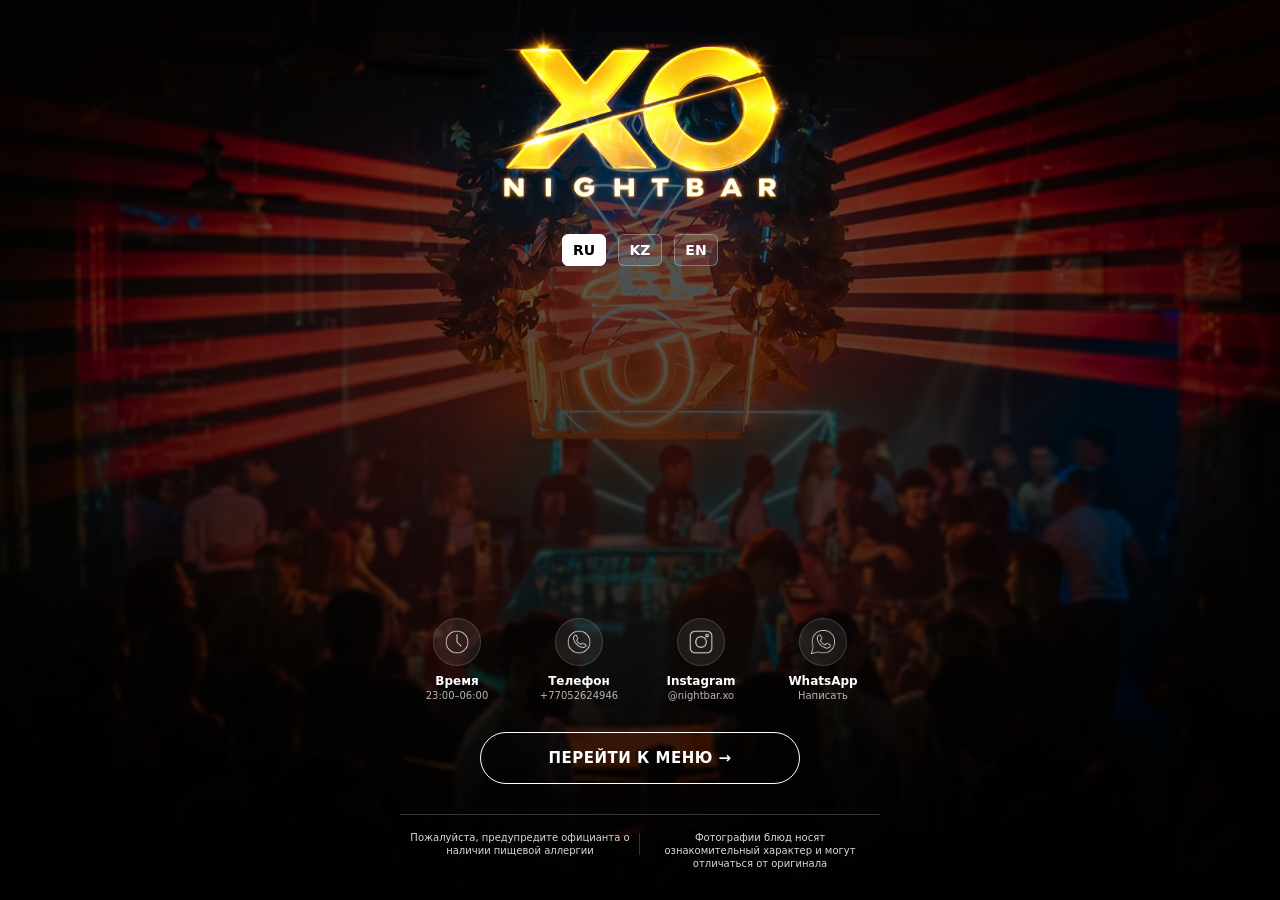
<file: index.html>
<!DOCTYPE html>
<html lang="ru">

<head>
    <meta charset="UTF-8">
    <meta name="viewport" content="width=device-width, initial-scale=1.0">
    <title>X.O.</title>

    <style>
    *,
    *::before,
    *::after {
        box-sizing: border-box;
        margin: 0;
        padding: 0;
    }

    html {
        -webkit-text-size-adjust: 100%;
        font-family: system-ui, -apple-system, BlinkMacSystemFont, 'Segoe UI', Roboto, Helvetica, Arial, sans-serif;
    }

    body {
        width: 100%;
        min-height: 100vh;
        min-height: 100dvh;
        background-color: #111;
        color: #ffffff;
        overflow-x: hidden;
    }

    /* ФОНОВОЕ ИЗОБРАЖЕНИЕ */
    .bg-wrapper {
        background:
            linear-gradient(
                rgba(0, 0, 0, 0.5),
                rgba(0, 0, 0, 0.85)
            ),
            url('images/401.jpg') center / cover no-repeat;

        min-height: 100vh;
        min-height: 100dvh;

        display: flex;
        flex-direction: column;
        align-items: center;
        /* Удалили justify-content: center, чтобы контент не сбивался в центр */
    }

    /* ОСНОВНОЙ КОНТЕЙНЕР */
    .page {
        width: 100%;
        max-width: 520px;
        min-height: 100vh;
        min-height: 100dvh;

        padding: 30px 20px 20px;

        display: flex;
        flex-direction: column;
        align-items: center;
    }

    /* ЛОГОТИП */
    .logo {
        width: 320px;
        max-width: 100%;
        height: auto;
        object-fit: contain;
        display: block;
        margin-bottom: 20px;
        mix-blend-mode: screen;
    }

    /* ЯЗЫКИ */
    .languages {
        display: flex;
        justify-content: center;
        align-items: center;
        gap: 12px;
        margin-bottom: 30px;
    }

    .lang-btn {
        text-decoration: none;
        color: #ffffff;
        font-size: 14px;
        font-weight: 700;

        width: 44px;
        height: 32px;

        display: flex;
        align-items: center;
        justify-content: center;

        border-radius: 6px;
        background: rgba(255, 255, 255, 0.1);
        border: 1px solid rgba(255, 255, 255, 0.3);

        transition: all 0.2s ease;
        -webkit-tap-highlight-color: transparent;
    }

    .lang-btn.active,
    .lang-btn:active {
        background: #ffffff;
        color: #000000;
        border-color: #ffffff;
    }

    /* СТИЛИ ДЛЯ КАРТОЧЕК НАПИТКОВ И МЕНЮ */
    .category {
        width: 100%;
        display: flex;
        flex-direction: column;
        gap: 12px;
        margin-bottom: 24px;
    }

    .category-title {
        font-size: 18px;
        font-weight: 700;
        letter-spacing: 1px;
        text-transform: uppercase;
        margin-bottom: 8px;
        color: #ffffff;
    }

    .product {
        position: relative;
        display: flex;
        align-items: center;
        gap: 14px;
        width: 100%;
        min-height: 72px;
        padding: 10px 14px;
        
        background: rgba(255, 255, 255, 0.05);
        border: 1px solid rgba(255, 255, 255, 0.12);
        border-radius: 14px;
        backdrop-filter: blur(10px);
        -webkit-backdrop-filter: blur(10px);
        box-shadow: 0 4px 15px rgba(0, 0, 0, 0.2);
    }

    .product-image {
        width: 48px;
        height: 48px;
        object-fit: contain;
        flex-shrink: 0;
        border-radius: 8px;
    }

    .product-info {
        display: flex;
        flex-direction: column;
        justify-content: center;
        gap: 2px;
        flex: 1;
        min-width: 0;
    }

    .product-title {
        font-size: 14px;
        font-weight: 700;
        color: #ffffff;
        line-height: 1.2;
        white-space: nowrap;
        overflow: hidden;
        text-overflow: ellipsis;
    }

    .product-volume {
        font-size: 12px;
        font-weight: 400;
        color: rgba(255, 255, 255, 0.6);
    }

    .product-price {
        font-size: 15px;
        font-weight: 700;
        color: #ffffff;
        white-space: nowrap;
        margin-left: auto;
        flex-shrink: 0;
        padding-left: 8px;
    }

    /* КОНТАКТЫ */
    .contacts {
        display: grid;
        grid-template-columns: repeat(4, minmax(0, 1fr));
        gap: 8px;
        width: 100%;
        /* margin-top: auto плавно прижмет контакты к нижней части перед кнопкой меню */
        margin-top: auto; 
        margin-bottom: 30px;
    }

    .contact {
        display: flex;
        flex-direction: column;
        align-items: center;
        text-align: center;
        min-width: 0;
    }

    .contact-icon-wrapper {
        width: 48px;
        height: 48px;
        display: flex;
        align-items: center;
        justify-content: center;
        margin-bottom: 8px;
        background: rgba(255, 255, 255, 0.08);
        border-radius: 50%;
        border: 1px solid rgba(255, 255, 255, 0.15);
    }

    .contact-icon-wrapper img {
        width: 24px;
        height: 24px;
        object-fit: contain;
    }

    .contact-text,
    .contact-text a {
        color: #ffffff;
        text-decoration: none;
        font-size: 12px;
        font-weight: 600;
        line-height: 1.2;
    }

    .contact-text span {
        display: block;
        font-size: 10px;
        font-weight: 400;
        color: rgba(255, 255, 255, 0.7);
        margin-top: 2px;
        overflow: hidden;
        text-overflow: ellipsis;
        white-space: nowrap;
    }

    /* КНОПКА МЕНЮ */
    .menu-btn-container {
        width: 100%;
        display: flex;
        justify-content: center;
        margin-bottom: 30px;
    }

    .menu-button {
        display: flex;
        align-items: center;
        justify-content: center;
        gap: 10px;

        width: 100%;
        max-width: 320px;
        height: 52px;

        background: transparent;
        border: 1.5px solid #ffffff;
        border-radius: 30px;

        color: #ffffff;
        text-decoration: none;

        font-size: 15px;
        font-weight: 600;
        letter-spacing: 0.5px;

        transition: all 0.2s ease;
        -webkit-tap-highlight-color: transparent;
    }

    .menu-button:active {
        transform: scale(0.97);
        background: rgba(255, 255, 255, 0.1);
    }

    /* ИНФОРМАЦИОННЫЙ БЛОК */
    .info-block {
        display: flex;
        width: 100%;
        border-top: 1px solid rgba(255, 255, 255, 0.2);
        padding-top: 16px;
        align-items: flex-start;
        margin-bottom: 10px;
    }

    .info-col {
        flex: 1;
        display: flex;
        justify-content: center;
        text-align: center;
        padding: 0 8px;
        position: relative;
    }

    /* РАЗДЕЛИТЕЛИ */
    .info-col:not(:last-child)::after {
        content: '';
        position: absolute;
        right: 0;
        top: 2px;
        bottom: 2px;
        width: 1px;
        background: rgba(255, 255, 255, 0.2);
    }

    .info-text {
        font-size: 10px;
        line-height: 1.3;
        color: rgba(255, 255, 255, 0.85);
    }

    /* МАЛЕНЬКИЕ ЭКРАНЫ */
    @media (max-width: 360px) {
        .contact-text,
        .contact-text a {
            font-size: 11px;
        }
        .contact-icon-wrapper {
            width: 42px;
            height: 42px;
        }
        .contact-icon-wrapper img {
            width: 20px;
            height: 20px;
        }
    }
    </style>
</head>

<body>
    <div class="bg-wrapper">
        <div class="page">

            <!-- ЛОГОТИП -->
            <img
                class="logo"
                src="images/xologo.png"
                alt="XO NIGHTBAR"
            >

            <!-- ЯЗЫКИ -->
            <div class="languages">
                <a href="index.html" class="lang-btn active">RU</a>
                <a href="indexkz.html" class="lang-btn">KZ</a>
                <a href="indexen.html" class="lang-btn">EN</a>
            </div>

            <!-- КОНТАКТЫ -->
            <div class="contacts">

                <!-- ВРЕМЯ РАБОТЫ -->
                <div class="contact">
                    <div class="contact-icon-wrapper">
                        <img src="images/clock.png" alt="Время">
                    </div>

                    <div class="contact-text">
                        Время
                        <span>23:00–06:00</span>
                    </div>
                </div>

                <!-- ТЕЛЕФОН -->
                <div class="contact">
                    <div class="contact-icon-wrapper">
                        <img src="images/phone.png" alt="Телефон">
                    </div>

                    <div class="contact-text">
                        <a href="tel:+77052624946">
                            Телефон
                            <span>+77052624946</span>
                        </a>
                    </div>
                </div>

                <!-- INSTAGRAM -->
                <div class="contact">
                    <div class="contact-icon-wrapper">
                        <img src="images/instagram.png" alt="Instagram">
                    </div>

                    <div class="contact-text">
                        <a
                            href="https://www.instagram.com/nightbar.xo"
                            target="_blank"
                            rel="noopener noreferrer"
                        >
                            Instagram
                            <span>@nightbar.xo</span>
                        </a>
                    </div>
                </div>

                <!-- WHATSAPP -->
                <div class="contact">
                    <div class="contact-icon-wrapper">
                        <img src="images/whatsapp.png" alt="WhatsApp">
                    </div>

                    <div class="contact-text">
                        <a
                            href="https://wa.me/77052624946"
                            target="_blank"
                            rel="noopener noreferrer"
                        >
                            WhatsApp
                            <span>Написать</span>
                        </a>
                    </div>
                </div>

            </div>

            <!-- КНОПКА ПЕРЕХОДА В МЕНЮ -->
            <div class="menu-btn-container">
                <a class="menu-button" href="menuxorus.html">
                    ПЕРЕЙТИ К МЕНЮ &rarr;
                </a>
            </div>

            <!-- ИНФОРМАЦИЯ ВНИЗУ -->
            <div class="info-block">

                <div class="info-col">
                    <div class="info-text">
                        Пожалуйста, предупредите официанта о наличии пищевой аллергии
                    </div>
                </div>

                <div class="info-col">
                    <div class="info-text">
                        Фотографии блюд носят ознакомительный характер и могут отличаться от оригинала
                    </div>
                </div>

            </div>

        </div>
    </div>
</body>

</html>
</file>
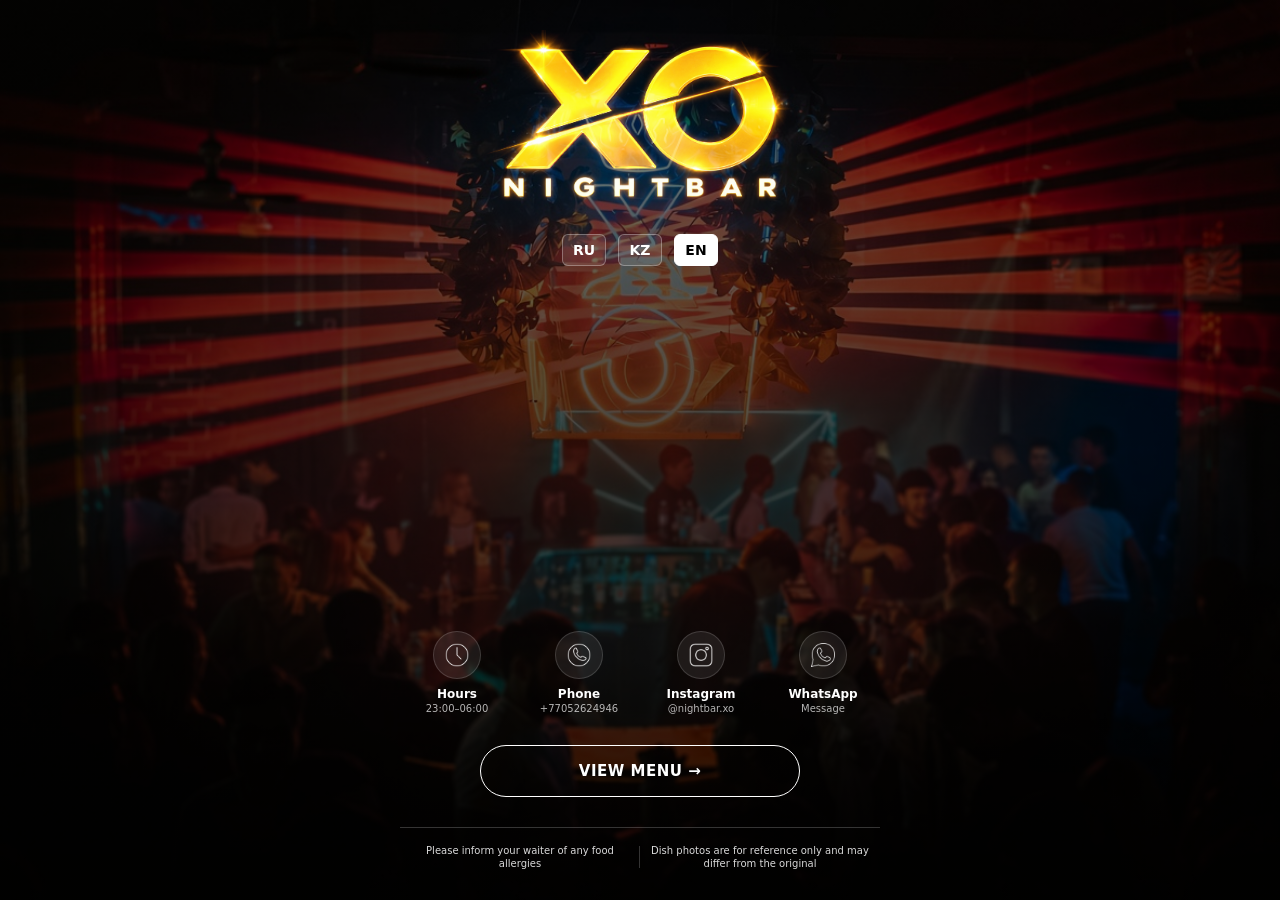
<file: indexen.html>
<!DOCTYPE html>
<html lang="en">

<head>
    <meta charset="UTF-8">
    <meta name="viewport" content="width=device-width, initial-scale=1.0">
    <title>X.O.</title>

    <style>
    *,
    *::before,
    *::after {
        box-sizing: border-box;
        margin: 0;
        padding: 0;
    }

    html {
        -webkit-text-size-adjust: 100%;
        font-family: system-ui, -apple-system, BlinkMacSystemFont, 'Segoe UI', Roboto, Helvetica, Arial, sans-serif;
    }

    body {
        width: 100%;
        min-height: 100vh;
        min-height: 100dvh;
        background-color: #111;
        color: #ffffff;
        overflow-x: hidden;
    }

    /* ФОНОВОЕ ИЗОБРАЖЕНИЕ */
    .bg-wrapper {
        background:
            linear-gradient(
                rgba(0, 0, 0, 0.5),
                rgba(0, 0, 0, 0.85)
            ),
            url('images/401.jpg') center / cover no-repeat;

        min-height: 100vh;
        min-height: 100dvh;

        display: flex;
        flex-direction: column;
        align-items: center;
    }

    /* ОСНОВНОЙ КОНТЕЙНЕР */
    .page {
        width: 100%;
        max-width: 520px;
        min-height: 100vh;
        min-height: 100dvh;

        padding: 30px 20px 20px;

        display: flex;
        flex-direction: column;
        align-items: center;
    }

    /* ЛОГОТИП */
    .logo {
        width: 320px;
        max-width: 100%;
        height: auto;
        object-fit: contain;
        display: block;
        margin-bottom: 20px;
        mix-blend-mode: screen;
    }

    /* ЯЗЫКИ */
    .languages {
        display: flex;
        justify-content: center;
        align-items: center;
        gap: 12px;
        margin-bottom: 30px;
    }

    .lang-btn {
        text-decoration: none;
        color: #ffffff;
        font-size: 14px;
        font-weight: 700;

        width: 44px;
        height: 32px;

        display: flex;
        align-items: center;
        justify-content: center;

        border-radius: 6px;
        background: rgba(255, 255, 255, 0.1);
        border: 1px solid rgba(255, 255, 255, 0.3);

        transition: all 0.2s ease;
        -webkit-tap-highlight-color: transparent;
    }

    .lang-btn.active,
    .lang-btn:active {
        background: #ffffff;
        color: #000000;
        border-color: #ffffff;
    }

    /* КОНТАКТЫ */
    .contacts {
        display: grid;
        grid-template-columns: repeat(4, minmax(0, 1fr));
        gap: 8px;
        width: 100%;
        margin-top: auto; 
        margin-bottom: 30px;
    }

    .contact {
        display: flex;
        flex-direction: column;
        align-items: center;
        text-align: center;
        min-width: 0;
    }

    .contact-icon-wrapper {
        width: 48px;
        height: 48px;
        display: flex;
        align-items: center;
        justify-content: center;
        margin-bottom: 8px;
        background: rgba(255, 255, 255, 0.08);
        border-radius: 50%;
        border: 1px solid rgba(255, 255, 255, 0.15);
    }

    .contact-icon-wrapper img {
        width: 24px;
        height: 24px;
        object-fit: contain;
    }

    .contact-text,
    .contact-text a {
        color: #ffffff;
        text-decoration: none;
        font-size: 12px;
        font-weight: 600;
        line-height: 1.2;
    }

    .contact-text span {
        display: block;
        font-size: 10px;
        font-weight: 400;
        color: rgba(255, 255, 255, 0.7);
        margin-top: 2px;
        overflow: hidden;
        text-overflow: ellipsis;
        white-space: nowrap;
    }

    /* КНОПКА МЕНЮ */
    .menu-btn-container {
        width: 100%;
        display: flex;
        justify-content: center;
        margin-bottom: 30px;
    }

    .menu-button {
        display: flex;
        align-items: center;
        justify-content: center;
        gap: 10px;

        width: 100%;
        max-width: 320px;
        height: 52px;

        background: transparent;
        border: 1.5px solid #ffffff;
        border-radius: 30px;

        color: #ffffff;
        text-decoration: none;

        font-size: 15px;
        font-weight: 600;
        letter-spacing: 0.5px;

        transition: all 0.2s ease;
        -webkit-tap-highlight-color: transparent;
    }

    .menu-button:active {
        transform: scale(0.97);
        background: rgba(255, 255, 255, 0.1);
    }

    /* ИНФОРМАЦИОННЫЙ БЛОК */
    .info-block {
        display: flex;
        width: 100%;
        border-top: 1px solid rgba(255, 255, 255, 0.2);
        padding-top: 16px;
        align-items: flex-start;
        margin-bottom: 10px;
    }

    .info-col {
        flex: 1;
        display: flex;
        justify-content: center;
        text-align: center;
        padding: 0 8px;
        position: relative;
    }

    .info-col:not(:last-child)::after {
        content: '';
        position: absolute;
        right: 0;
        top: 2px;
        bottom: 2px;
        width: 1px;
        background: rgba(255, 255, 255, 0.2);
    }

    .info-text {
        font-size: 10px;
        line-height: 1.3;
        color: rgba(255, 255, 255, 0.85);
    }

    /* МАЛЕНЬКИЕ ЭКРАНЫ */
    @media (max-width: 360px) {
        .contact-text,
        .contact-text a {
            font-size: 11px;
        }
        .contact-icon-wrapper {
            width: 42px;
            height: 42px;
        }
        .contact-icon-wrapper img {
            width: 20px;
            height: 20px;
        }
    }
    </style>
</head>

<body>
    <div class="bg-wrapper">
        <div class="page">

            <!-- ЛОГОТИП -->
            <img
                class="logo"
                src="images/xologo.png"
                alt="XO NIGHTBAR"
            >

            <!-- ЯЗЫКИ -->
            <div class="languages">
                <a href="index.html" class="lang-btn">RU</a>
                <a href="indexkz.html" class="lang-btn">KZ</a>
                <a href="indexen.html" class="lang-btn active">EN</a>
            </div>

            <!-- КОНТАКТЫ -->
            <div class="contacts">

                <!-- ВРЕМЯ РАБОТЫ -->
                <div class="contact">
                    <div class="contact-icon-wrapper">
                        <img src="images/clock.png" alt="Hours">
                    </div>

                    <div class="contact-text">
                        Hours
                        <span>23:00–06:00</span>
                    </div>
                </div>

                <!-- ТЕЛЕФОН -->
                <div class="contact">
                    <div class="contact-icon-wrapper">
                        <img src="images/phone.png" alt="Phone">
                    </div>

                    <div class="contact-text">
                        <a href="tel:+77052624946">
                            Phone
                            <span>+77052624946</span>
                        </a>
                    </div>
                </div>

                <!-- INSTAGRAM -->
                <div class="contact">
                    <div class="contact-icon-wrapper">
                        <img src="images/instagram.png" alt="Instagram">
                    </div>

                    <div class="contact-text">
                        <a
                            href="https://www.instagram.com/nightbar.xo"
                            target="_blank"
                            rel="noopener noreferrer"
                        >
                            Instagram
                            <span>@nightbar.xo</span>
                        </a>
                    </div>
                </div>

                <!-- WHATSAPP -->
                <div class="contact">
                    <div class="contact-icon-wrapper">
                        <img src="images/whatsapp.png" alt="WhatsApp">
                    </div>

                    <div class="contact-text">
                        <a
                            href="https://wa.me/77052624946"
                            target="_blank"
                            rel="noopener noreferrer"
                        >
                            WhatsApp
                            <span>Message</span>
                        </a>
                    </div>
                </div>

            </div>

            <!-- КНОПКА ПЕРЕХОДА В МЕНЮ -->
            <div class="menu-btn-container">
                <a class="menu-button" href="menuxoen.html">
                    VIEW MENU &rarr;
                </a>
            </div>

            <!-- ИНФОРМАЦИЯ ВНИЗУ -->
            <div class="info-block">

                <div class="info-col">
                    <div class="info-text">
                        Please inform your waiter of any food allergies
                    </div>
                </div>

                <div class="info-col">
                    <div class="info-text">
                        Dish photos are for reference only and may differ from the original
                    </div>
                </div>

            </div>

        </div>
    </div>
</body>

</html>
</file>
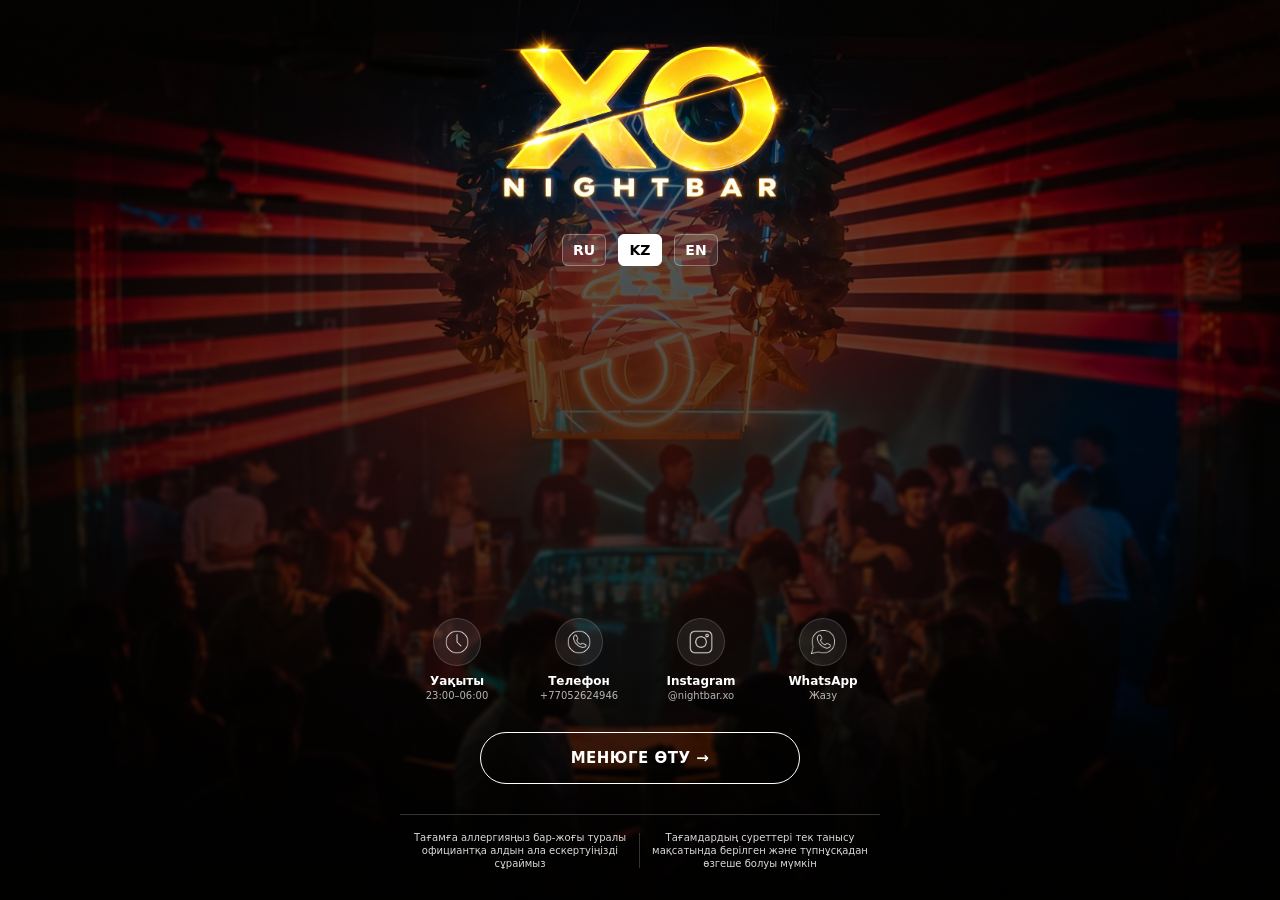
<file: indexkz.html>
<!DOCTYPE html>
<html lang="kk">

<head>
    <meta charset="UTF-8">
    <meta name="viewport" content="width=device-width, initial-scale=1.0">
    <title>X.O.</title>

    <style>
    *,
    *::before,
    *::after {
        box-sizing: border-box;
        margin: 0;
        padding: 0;
    }

    html {
        -webkit-text-size-adjust: 100%;
        font-family: system-ui, -apple-system, BlinkMacSystemFont, 'Segoe UI', Roboto, Helvetica, Arial, sans-serif;
    }

    body {
        width: 100%;
        min-height: 100vh;
        min-height: 100dvh;
        background-color: #111;
        color: #ffffff;
        overflow-x: hidden;
    }

    /* ФОНОВОЕ ИЗОБРАЖЕНИЕ */
    .bg-wrapper {
        background:
            linear-gradient(
                rgba(0, 0, 0, 0.5),
                rgba(0, 0, 0, 0.85)
            ),
            url('images/401.jpg') center / cover no-repeat;

        min-height: 100vh;
        min-height: 100dvh;

        display: flex;
        flex-direction: column;
        align-items: center;
    }

    /* ОСНОВНОЙ КОНТЕЙНЕР */
    .page {
        width: 100%;
        max-width: 520px;
        min-height: 100vh;
        min-height: 100dvh;

        padding: 30px 20px 20px;

        display: flex;
        flex-direction: column;
        align-items: center;
    }

    /* ЛОГОТИП */
    .logo {
        width: 320px;
        max-width: 100%;
        height: auto;
        object-fit: contain;
        display: block;
        margin-bottom: 20px;
        mix-blend-mode: screen;
    }

    /* ЯЗЫКИ */
    .languages {
        display: flex;
        justify-content: center;
        align-items: center;
        gap: 12px;
        margin-bottom: 30px;
    }

    .lang-btn {
        text-decoration: none;
        color: #ffffff;
        font-size: 14px;
        font-weight: 700;

        width: 44px;
        height: 32px;

        display: flex;
        align-items: center;
        justify-content: center;

        border-radius: 6px;
        background: rgba(255, 255, 255, 0.1);
        border: 1px solid rgba(255, 255, 255, 0.3);

        transition: all 0.2s ease;
        -webkit-tap-highlight-color: transparent;
    }

    .lang-btn.active,
    .lang-btn:active {
        background: #ffffff;
        color: #000000;
        border-color: #ffffff;
    }

    /* КОНТАКТЫ */
    .contacts {
        display: grid;
        grid-template-columns: repeat(4, minmax(0, 1fr));
        gap: 8px;
        width: 100%;
        margin-top: auto; 
        margin-bottom: 30px;
    }

    .contact {
        display: flex;
        flex-direction: column;
        align-items: center;
        text-align: center;
        min-width: 0;
    }

    .contact-icon-wrapper {
        width: 48px;
        height: 48px;
        display: flex;
        align-items: center;
        justify-content: center;
        margin-bottom: 8px;
        background: rgba(255, 255, 255, 0.08);
        border-radius: 50%;
        border: 1px solid rgba(255, 255, 255, 0.15);
    }

    .contact-icon-wrapper img {
        width: 24px;
        height: 24px;
        object-fit: contain;
    }

    .contact-text,
    .contact-text a {
        color: #ffffff;
        text-decoration: none;
        font-size: 12px;
        font-weight: 600;
        line-height: 1.2;
    }

    .contact-text span {
        display: block;
        font-size: 10px;
        font-weight: 400;
        color: rgba(255, 255, 255, 0.7);
        margin-top: 2px;
        overflow: hidden;
        text-overflow: ellipsis;
        white-space: nowrap;
    }

    /* КНОПКА МЕНЮ */
    .menu-btn-container {
        width: 100%;
        display: flex;
        justify-content: center;
        margin-bottom: 30px;
    }

    .menu-button {
        display: flex;
        align-items: center;
        justify-content: center;
        gap: 10px;

        width: 100%;
        max-width: 320px;
        height: 52px;

        background: transparent;
        border: 1.5px solid #ffffff;
        border-radius: 30px;

        color: #ffffff;
        text-decoration: none;

        font-size: 15px;
        font-weight: 600;
        letter-spacing: 0.5px;

        transition: all 0.2s ease;
        -webkit-tap-highlight-color: transparent;
    }

    .menu-button:active {
        transform: scale(0.97);
        background: rgba(255, 255, 255, 0.1);
    }

    /* ИНФОРМАЦИОННЫЙ БЛОК */
    .info-block {
        display: flex;
        width: 100%;
        border-top: 1px solid rgba(255, 255, 255, 0.2);
        padding-top: 16px;
        align-items: flex-start;
        margin-bottom: 10px;
    }

    .info-col {
        flex: 1;
        display: flex;
        justify-content: center;
        text-align: center;
        padding: 0 8px;
        position: relative;
    }

    .info-col:not(:last-child)::after {
        content: '';
        position: absolute;
        right: 0;
        top: 2px;
        bottom: 2px;
        width: 1px;
        background: rgba(255, 255, 255, 0.2);
    }

    .info-text {
        font-size: 10px;
        line-height: 1.3;
        color: rgba(255, 255, 255, 0.85);
    }

    /* МАЛЕНЬКИЕ ЭКРАНЫ */
    @media (max-width: 360px) {
        .contact-text,
        .contact-text a {
            font-size: 11px;
        }
        .contact-icon-wrapper {
            width: 42px;
            height: 42px;
        }
        .contact-icon-wrapper img {
            width: 20px;
            height: 20px;
        }
    }
    </style>
</head>

<body>
    <div class="bg-wrapper">
        <div class="page">

            <!-- ЛОГОТИП -->
            <img
                class="logo"
                src="images/xologo.png"
                alt="XO NIGHTBAR"
            >

            <!-- ЯЗЫКИ -->
            <div class="languages">
                <a href="index.html" class="lang-btn">RU</a>
                <a href="indexkz.html" class="lang-btn active">KZ</a>
                <a href="indexen.html" class="lang-btn">EN</a>
            </div>

            <!-- КОНТАКТЫ -->
            <div class="contacts">

                <!-- ВРЕМЯ РАБОТЫ -->
                <div class="contact">
                    <div class="contact-icon-wrapper">
                        <img src="images/clock.png" alt="Уақыты">
                    </div>

                    <div class="contact-text">
                        Уақыты
                        <span>23:00–06:00</span>
                    </div>
                </div>

                <!-- ТЕЛЕФОН -->
                <div class="contact">
                    <div class="contact-icon-wrapper">
                        <img src="images/phone.png" alt="Телефон">
                    </div>

                    <div class="contact-text">
                        <a href="tel:+77052624946">
                            Телефон
                            <span>+77052624946</span>
                        </a>
                    </div>
                </div>

                <!-- INSTAGRAM -->
                <div class="contact">
                    <div class="contact-icon-wrapper">
                        <img src="images/instagram.png" alt="Instagram">
                    </div>

                    <div class="contact-text">
                        <a
                            href="https://www.instagram.com/nightbar.xo"
                            target="_blank"
                            rel="noopener noreferrer"
                        >
                            Instagram
                            <span>@nightbar.xo</span>
                        </a>
                    </div>
                </div>

                <!-- WHATSAPP -->
                <div class="contact">
                    <div class="contact-icon-wrapper">
                        <img src="images/whatsapp.png" alt="WhatsApp">
                    </div>

                    <div class="contact-text">
                        <a
                            href="https://wa.me/77052624946"
                            target="_blank"
                            rel="noopener noreferrer"
                        >
                            WhatsApp
                            <span>Жазу</span>
                        </a>
                    </div>
                </div>

            </div>

            <!-- КНОПКА ПЕРЕХОДА В МЕНЮ -->
            <div class="menu-btn-container">
                <a class="menu-button" href="menuxokz.html">
                    МЕНЮГЕ ӨТУ &rarr;
                </a>
            </div>

            <!-- ИНФОРМАЦИЯ ВНИЗУ -->
            <div class="info-block">

                <div class="info-col">
                    <div class="info-text">
                        Тағамға аллергияңыз бар-жоғы туралы официантқа алдын ала ескертуіңізді сұраймыз
                    </div>
                </div>

                <div class="info-col">
                    <div class="info-text">
                        Тағамдардың суреттері тек танысу мақсатында берілген және түпнұсқадан өзгеше болуы мүмкін
                    </div>
                </div>

            </div>

        </div>
    </div>
</body>

</html>
</file>
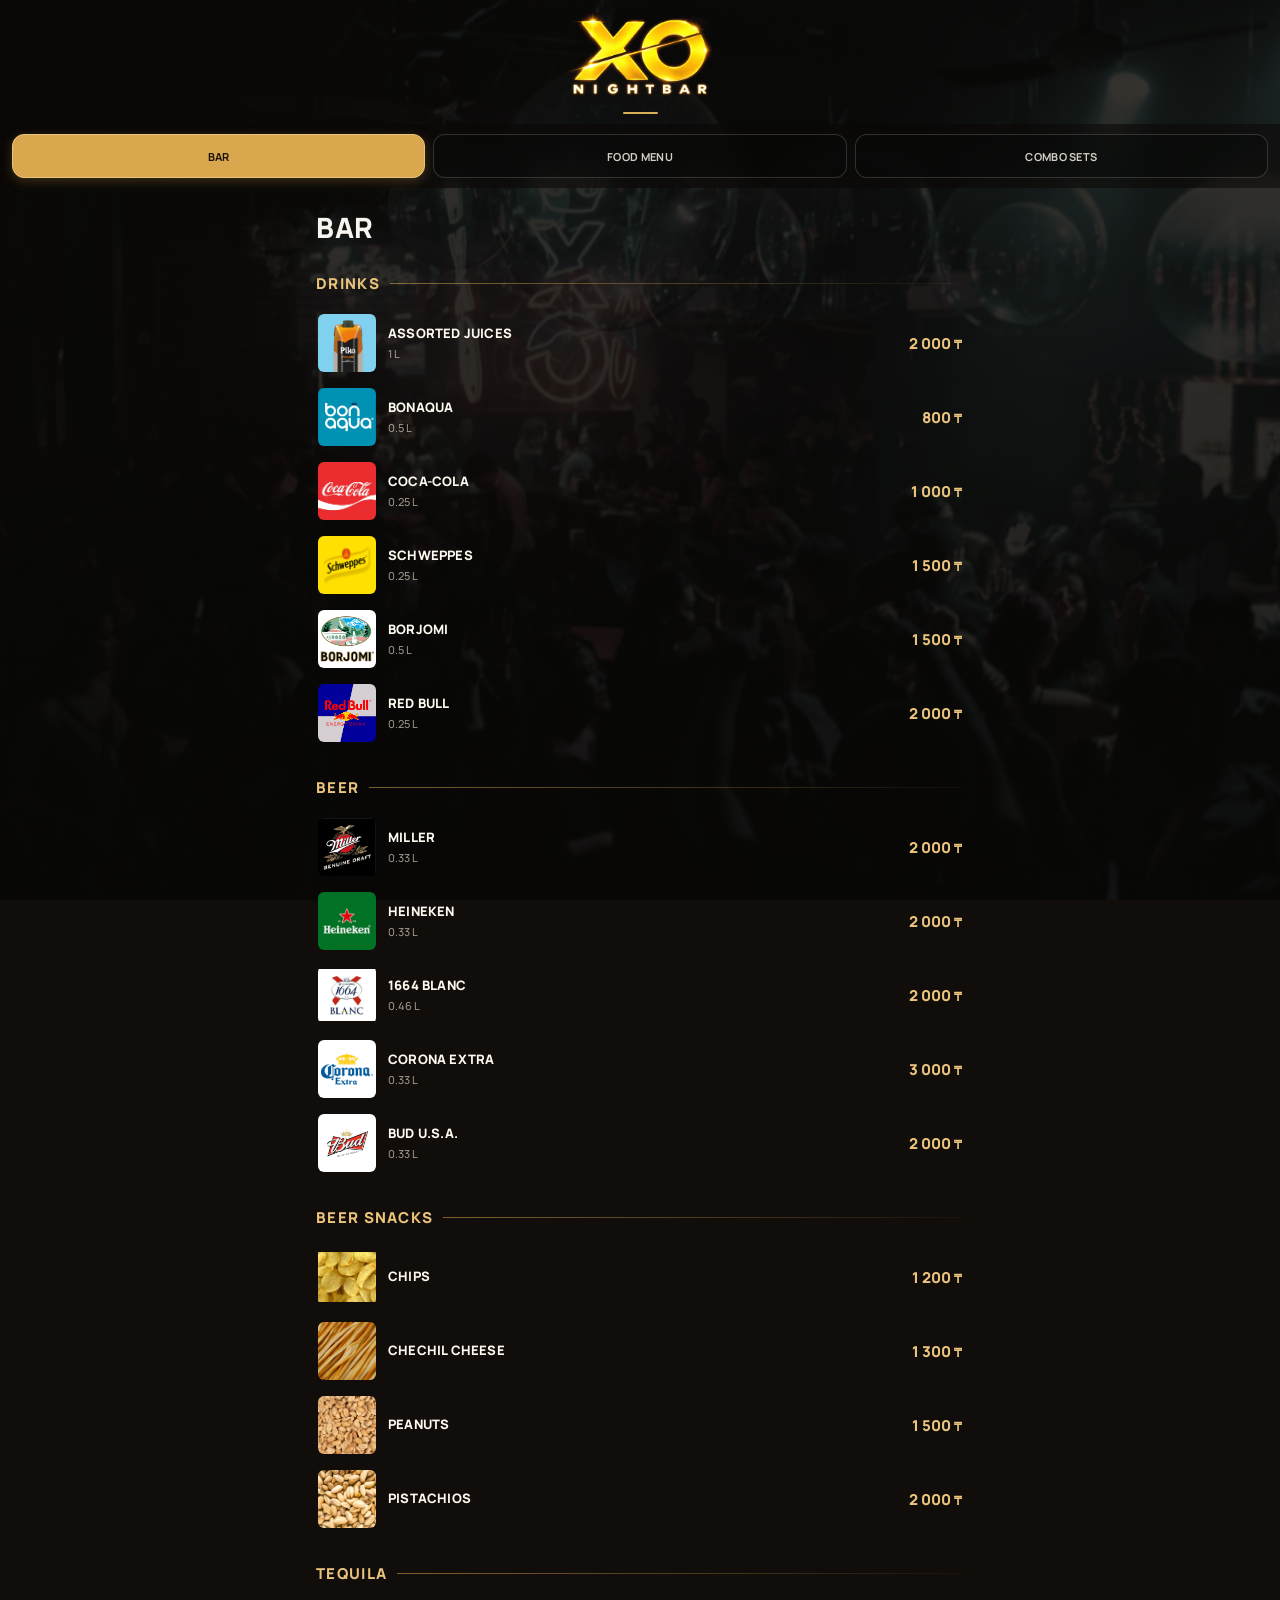
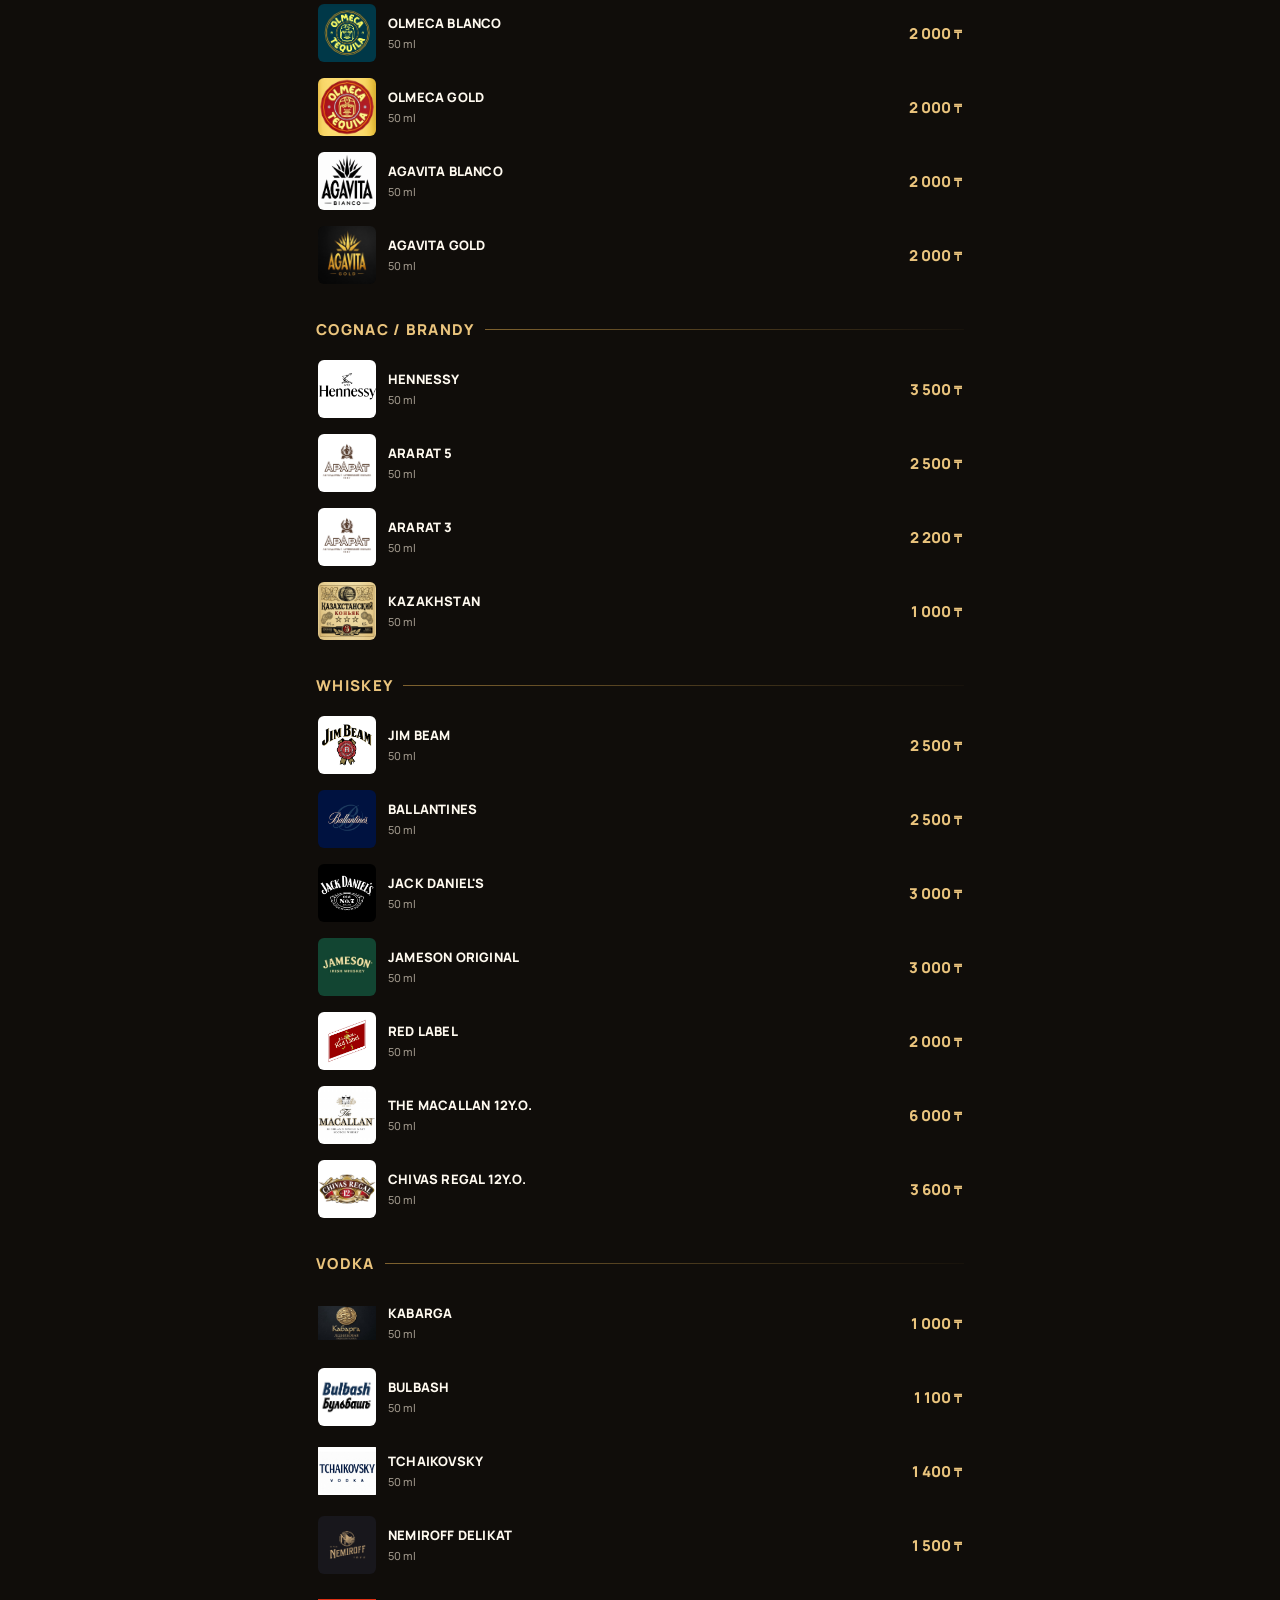
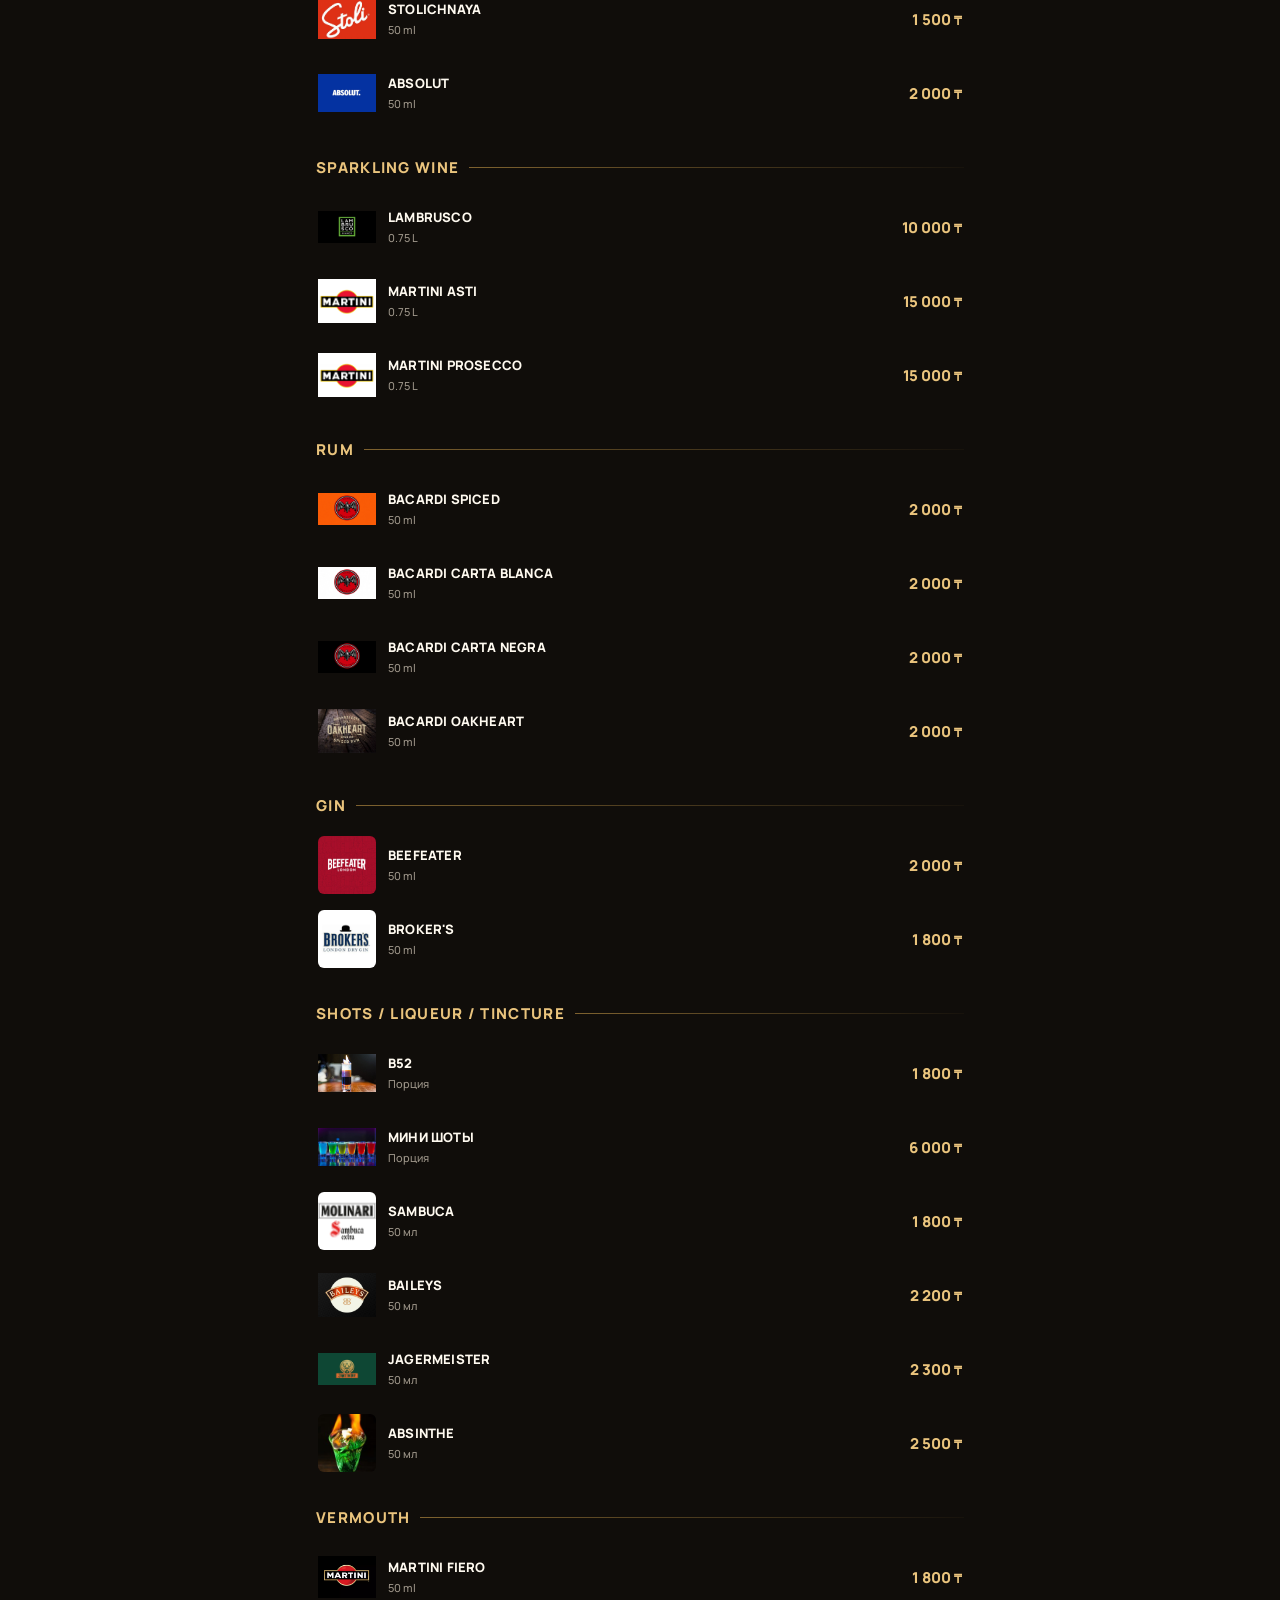
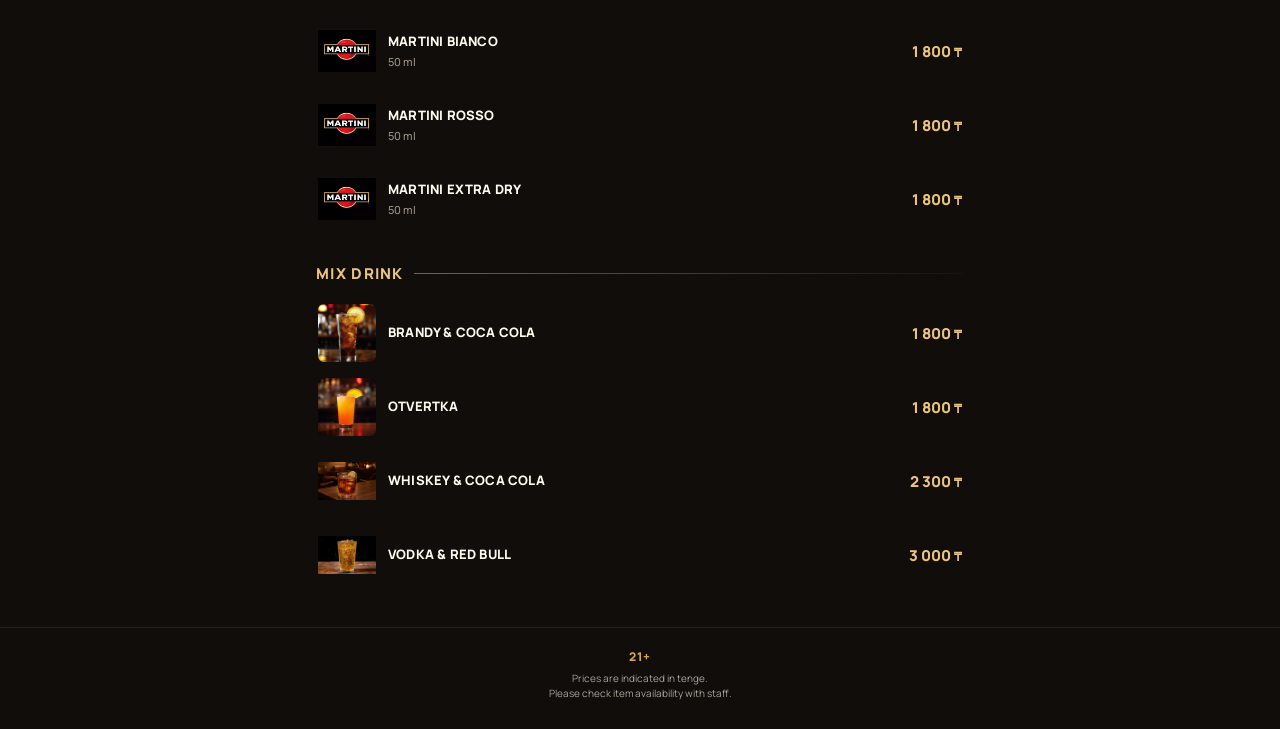
<file: menuxoen.html>
<!DOCTYPE html>
<html lang="ru">
<head>
    <meta charset="UTF-8">
    <meta name="viewport" content="width=device-width, initial-scale=1.0">
    <meta name="theme-color" content="#100d0a">

    <title>X.O. NIGHTBAR — Меню</title>

    <link rel="preconnect" href="https://fonts.googleapis.com">
    <link rel="preconnect" href="https://fonts.gstatic.com" crossorigin>
    <link href="https://fonts.googleapis.com/css2?family=Manrope:wght@400;500;600;700;800&display=swap" rel="stylesheet">

<style>
:root {
    --gold: #d9a84e;
    --gold-light: #eac47d;
    --background: #100d0a;
    --text: #f8f5ef;
    --muted: #aaa39a;
    --border: rgba(255, 255, 255, 0.16);
}

* {
    box-sizing: border-box;
    margin: 0;
    padding: 0;
}

html {
    scroll-behavior: smooth;
    scroll-padding-top: 80px;
}

body {
    min-height: 100vh;
    font-family: "Manrope", sans-serif;
    color: var(--text);
    background-color: var(--background);
    position: relative;
    isolation: isolate;
}

/* ФОН: ТЁМНАЯ БРОНЗОВАЯ ГАММА */

body::before {
    content: "";
    position: fixed;
    inset: 0;
    z-index: -1;

    background:
        linear-gradient(
            rgba(12, 9, 6, 0.76),
            rgba(12, 9, 6, 0.88)
        ),
        linear-gradient(
            135deg,
            rgba(126, 83, 35, 0.12),
            transparent 60%
        ),
        url("images/402.jpg");

    background-size: cover;
    background-position: center center;
    background-repeat: no-repeat;

    filter: saturate(0.45) sepia(0.28) brightness(0.72);

    pointer-events: none;
}

button {
    font: inherit;
}

/* ЛОГОТИП */

.top {
    display: flex;
    flex-direction: column;
    align-items: center;
    padding: 12px 16px 10px;
    background: transparent;
    mix-blend-mode: screen;
}

.club-logo {
    display: block;
    width: min(180px, 55%);
    max-height: 90px;
    object-fit: contain;
    background: transparent;
    border: none;
    box-shadow: none;
}

.gold-line {
    width: 35px;
    height: 2px;
    margin-top: 10px;
    background: var(--gold);
    border-radius: 2px;
}

/* НАВИГАЦИЯ */

.navigation {
    position: sticky;
    top: 0;
    z-index: 100;

    display: flex;
    gap: 8px;
    padding: 10px 12px;

    background: rgba(12, 9, 6, 0.55);
    backdrop-filter: blur(12px);
    -webkit-backdrop-filter: blur(12px);
}

.nav-button {
    flex: 1;
    min-width: 0;
    min-height: 44px;
    padding: 11px 8px;

    color: #d4cec5;
    background: rgba(7, 9, 10, 0.35);
    border: 1px solid var(--border);
    border-radius: 12px;

    font-size: 11px;
    font-weight: 700;
    text-transform: uppercase;
    letter-spacing: 0.3px;

    cursor: pointer;

    transition:
        background 0.2s,
        color 0.2s,
        border-color 0.2s,
        transform 0.1s;
}

.nav-button:active {
    transform: scale(0.97);
}

.nav-button.active {
    color: #1a1207;
    background: var(--gold);
    border-color: var(--gold-light);
    box-shadow: 0 3px 12px rgba(217, 168, 78, 0.25);
}

/* ОСНОВНОЙ КОНТЕНТ */

main {
    width: 100%;
    max-width: 680px;
    margin: 0 auto;
    padding: 12px 12px 35px;
}

.menu-section {
    display: none;
    animation: appear 0.25s ease;
}

.menu-section.active {
    display: block;
}

@keyframes appear {
    from {
        opacity: 0;
        transform: translateY(4px);
    }

    to {
        opacity: 1;
        transform: translateY(0);
    }
}

.section-heading {
    margin: 8px 0 16px;
}

.section-heading h1 {
    font-size: 28px;
    font-weight: 800;
    text-transform: uppercase;
    letter-spacing: 0.5px;
}

/* КАТЕГОРИИ */

.category {
    margin-top: 22px;
}

.category-title {
    display: flex;
    align-items: center;
    gap: 10px;

    margin-bottom: 13px;

    color: var(--gold-light);
    font-size: 14px;
    font-weight: 800;
    letter-spacing: 1px;
    text-transform: uppercase;
}

.category-title::after {
    content: "";
    flex: 1;
    height: 1px;

    background: linear-gradient(
        to right,
        rgba(217, 168, 78, 0.55),
        rgba(217, 168, 78, 0.04)
    );
}

/* ==================================
   КУХНЯ — БОЛЬШИЕ КАРТОЧКИ
================================== */

.product {
    display: flex;
    align-items: center;
    gap: 14px;

    min-height: 105px;
    margin-bottom: 12px;
    padding: 10px 14px;

    background: rgba(7, 9, 10, 0.38);
    border: 1px solid rgba(255, 255, 255, 0.16);
    border-radius: 16px;

    backdrop-filter: blur(10px);
    -webkit-backdrop-filter: blur(10px);

    box-shadow: 0 5px 18px rgba(0, 0, 0, 0.12);
}

.product-image {
    flex-shrink: 0;

    width: 120px;
    height: 85px;

    object-fit: cover;
    object-position: center;

    border-radius: 12px;
    background: rgba(255, 255, 255, 0.06);
}

.product-info {
    flex: 1;
    min-width: 0;

    display: flex;
    flex-direction: column;
    justify-content: center;
}

.product-name {
    color: var(--text);
    font-size: 13px;
    font-weight: 700;
    line-height: 1.35;
    text-transform: uppercase;
    overflow-wrap: anywhere;
}

.product-description {
    margin-top: 3px;
    color: var(--muted);
    font-size: 11px;
    line-height: 1.3;
}

.product-volume {
    margin-top: 4px;
    color: #aaa39a;
    font-size: 11px;
}

.product-price {
    flex-shrink: 0;
    margin-left: auto;
    padding-left: 10px;

    color: var(--gold);
    font-size: 15px;
    font-weight: 800;
    letter-spacing: -0.2px;

    white-space: nowrap;
    text-align: right;
}

.price-unit {
    font-size: 12px;
    margin-left: 1px;
}

/* ==================================
   БАР — КОМПАКТНЫЙ ФОРМАТ
================================== */

.bar-section .category {
    margin-top: 27px;
}

.bar-section .category-title {
    margin-bottom: 12px;
    font-size: 15px;
    letter-spacing: 1.3px;
}

.bar-section .product {
    display: flex;
    align-items: center;
    gap: 12px;

    min-height: 0;
    margin-bottom: 0;
    padding: 8px 2px;

    background: transparent;
    border: none;
    border-radius: 0;

    backdrop-filter: none;
    -webkit-backdrop-filter: none;

    box-shadow: none;
}

.bar-section .product-image {
    flex-shrink: 0;

    width: 54px;
    height: 54px;

    object-fit: contain;
    object-position: center;

    border-radius: 6px;
    background: transparent;
}

.bar-section .product-info {
    flex: 1;
    min-width: 0;
}

.bar-section .product-name {
    color: #fffaf0;
    font-size: 13px;
    font-weight: 800;
    line-height: 1.35;
    letter-spacing: 0.2px;
}

.bar-section .product-description {
    display: none;
}

.bar-section .product-volume {
    margin-top: 3px;
    color: rgba(230, 220, 203, 0.65);
    font-size: 11px;
    font-weight: 500;
}

.bar-section .product-price {
    flex-shrink: 0;

    margin-left: auto;
    padding-left: 5px;

    color: var(--gold-light);
    font-size: 15px;
    font-weight: 800;

    white-space: nowrap;
}

.bar-section .product + .product {
    border-top: none;
}

/* ПОДВАЛ */

footer {
    padding: 20px 15px 28px;
    text-align: center;
    border-top: 1px solid rgba(255, 255, 255, 0.08);
}

.age {
    color: var(--gold);
    font-size: 12px;
    font-weight: 800;
    letter-spacing: 1px;
}

.footer-text {
    margin-top: 6px;
    color: var(--muted);
    font-size: 10px;
    line-height: 1.5;
}

/* МАЛЕНЬКИЕ ЭКРАНЫ */

@media (max-width: 380px) {
    .nav-button {
        font-size: 10px;
        padding: 10px 4px;
        border-radius: 10px;
    }

    .product {
        gap: 9px;
        min-height: 88px;
        padding: 8px;
        border-radius: 14px;
    }

    .product-image {
        width: 95px;
        height: 70px;
        border-radius: 10px;
    }

    .product-name {
        font-size: 12px;
    }

    .product-price {
        font-size: 13px;
    }

    .product-description,
    .product-volume {
        font-size: 10px;
    }

    .bar-section .product {
        gap: 9px;
        padding: 7px 1px;
    }

    .bar-section .product-image {
        width: 46px;
        height: 46px;
    }

    .bar-section .product-name {
        font-size: 12px;
    }

    .bar-section .product-price {
        font-size: 13px;
    }

    .bar-section .product-volume {
        font-size: 10px;
    }
}

/* БОЛЬШИЕ ЭКРАНЫ */

@media (min-width: 600px) {
    main {
        padding-right: 16px;
        padding-left: 16px;
    }

    .product {
        min-height: 115px;
    }

    .product-image {
        width: 130px;
        height: 90px;
    }

    .product-name {
        font-size: 14px;
    }

    .bar-section .product-image {
        width: 58px;
        height: 58px;
    }
}
</style>
</head>

<body>

    <!-- ЛОГОТИП -->
    <header class="top">
        <img
            class="club-logo"
            src="images/xologo.png"
            alt="X.O. NIGHTBAR"
        >
        <div class="gold-line"></div>
    </header>

    <!-- НАВИГАЦИЯ -->
    <nav class="navigation" aria-label="Разделы меню">
        <button
            class="nav-button active"
            type="button"
            data-section="bar"
            aria-selected="true"
        >
            BAR
        </button>

        <button
            class="nav-button"
            type="button"
            data-section="kitchen"
            aria-selected="false"
        >
            FOOD MENU
        </button>

        <button
            class="nav-button"
            type="button"
            data-section="combos"
            aria-selected="false"
        >
            COMBO SETS
        </button>
    </nav>

    <main>

        <!-- ================= BAR ================= -->
        <section class="menu-section bar-section active" id="bar">
            <div class="section-heading">
                <h1>Bar</h1>
            </div>

            <!-- DRINKS -->
            <div class="category">
                <h2 class="category-title">Drinks</h2>

                <article class="product">
                    <img class="product-image" src="images/piko.jpg" alt="Assorted Juices" loading="lazy">
                    <div class="product-info">
                        <h3 class="product-name">Assorted Juices</h3>
                        <div class="product-volume">1 L</div>
                    </div>
                    <div class="product-price">2 000 <span class="price-unit">₸</span></div>
                </article>

                <article class="product">
                    <img class="product-image" src="images/bonaqua.png" alt="Bonaqua" loading="lazy">
                    <div class="product-info">
                        <h3 class="product-name">Bonaqua</h3>
                        <div class="product-volume">0.5 L</div>
                    </div>
                    <div class="product-price">800 <span class="price-unit">₸</span></div>
                </article>

                <article class="product">
                    <img class="product-image" src="images/cocacola.jpg" alt="Coca-Cola" loading="lazy">
                    <div class="product-info">
                        <h3 class="product-name">Coca-Cola</h3>
                        <div class="product-volume">0.25 L</div>
                    </div>
                    <div class="product-price">1 000 <span class="price-unit">₸</span></div>
                </article>

                <article class="product">
                    <img class="product-image" src="images/schweppes.webp" alt="Schweppes" loading="lazy">
                    <div class="product-info">
                        <h3 class="product-name">Schweppes</h3>
                        <div class="product-volume">0.25 L</div>
                    </div>
                    <div class="product-price">1 500 <span class="price-unit">₸</span></div>
                </article>

                <article class="product">
                    <img class="product-image" src="images/borjomi.png" alt="Borjomi" loading="lazy">
                    <div class="product-info">
                        <h3 class="product-name">Borjomi</h3>
                        <div class="product-volume">0.5 L</div>
                    </div>
                    <div class="product-price">1 500 <span class="price-unit">₸</span></div>
                </article>

                <article class="product">
                    <img class="product-image" src="images/redbull.jpg" alt="Red Bull" loading="lazy">
                    <div class="product-info">
                        <h3 class="product-name">Red Bull</h3>
                        <div class="product-volume">0.25 L</div>
                    </div>
                    <div class="product-price">2 000 <span class="price-unit">₸</span></div>
                </article>
            </div>

            <!-- BEER -->
            <div class="category">
                <h2 class="category-title">Beer</h2>

                <article class="product">
                    <img class="product-image" src="images/miller.jpg" alt="Miller" loading="lazy">
                    <div class="product-info">
                        <h3 class="product-name">Miller</h3>
                        <div class="product-volume">0.33 L</div>
                    </div>
                    <div class="product-price">2 000 <span class="price-unit">₸</span></div>
                </article>

                <article class="product">
                    <img class="product-image" src="images/heineken.png" alt="Heineken" loading="lazy">
                    <div class="product-info">
                        <h3 class="product-name">Heineken</h3>
                        <div class="product-volume">0.33 L</div>
                    </div>
                    <div class="product-price">2 000 <span class="price-unit">₸</span></div>
                </article>

                <article class="product">
                    <img class="product-image" src="images/kron.jpg" alt="1664 Blanc" loading="lazy">
                    <div class="product-info">
                        <h3 class="product-name">1664 Blanc</h3>
                        <div class="product-volume">0.46 L</div>
                    </div>
                    <div class="product-price">2 000 <span class="price-unit">₸</span></div>
                </article>

                <article class="product">
                    <img class="product-image" src="images/corona.png" alt="Corona Extra" loading="lazy">
                    <div class="product-info">
                        <h3 class="product-name">Corona Extra</h3>
                        <div class="product-volume">0.33 L</div>
                    </div>
                    <div class="product-price">3 000 <span class="price-unit">₸</span></div>
                </article>

                <article class="product">
                    <img class="product-image" src="images/bud.jpg" alt="Bud U.S.A." loading="lazy">
                    <div class="product-info">
                        <h3 class="product-name">Bud U.S.A.</h3>
                        <div class="product-volume">0.33 L</div>
                    </div>
                    <div class="product-price">2 000 <span class="price-unit">₸</span></div>
                </article>
            </div>

            <!-- BEER SNACKS -->
            <div class="category">
                <h2 class="category-title">Beer Snacks</h2>

                <article class="product">
                    <img class="product-image" src="images/chips.jpg" alt="Chips" loading="lazy">
                    <div class="product-info">
                        <h3 class="product-name">Chips</h3>
                    </div>
                    <div class="product-price">1 200 <span class="price-unit">₸</span></div>
                </article>

                <article class="product">
                    <img class="product-image" src="images/chechil.png" alt="Chechil Cheese" loading="lazy">
                    <div class="product-info">
                        <h3 class="product-name">Chechil Cheese</h3>
                    </div>
                    <div class="product-price">1 300 <span class="price-unit">₸</span></div>
                </article>

                <article class="product">
                    <img class="product-image" src="images/arahis.jpg" alt="Peanuts" loading="lazy">
                    <div class="product-info">
                        <h3 class="product-name">Peanuts</h3>
                    </div>
                    <div class="product-price">1 500 <span class="price-unit">₸</span></div>
                </article>

                <article class="product">
                    <img class="product-image" src="images/pistachios.jpg" alt="Pistachios" loading="lazy">
                    <div class="product-info">
                        <h3 class="product-name">Pistachios</h3>
                    </div>
                    <div class="product-price">2 000 <span class="price-unit">₸</span></div>
                </article>
            </div>

            <!-- TEQUILA -->
            <div class="category">
                <h2 class="category-title">Tequila</h2>

                <article class="product">
                    <img class="product-image" src="images/olmecasilver.png" alt="Olmeca Blanco" loading="lazy">
                    <div class="product-info">
                        <h3 class="product-name">Olmeca Blanco</h3>
                        <div class="product-volume">50 ml</div>
                    </div>
                    <div class="product-price">2 000 <span class="price-unit">₸</span></div>
                </article>

                <article class="product">
                    <img class="product-image" src="images/olmecagold.jpg" alt="Olmeca Gold" loading="lazy">
                    <div class="product-info">
                        <h3 class="product-name">Olmeca Gold</h3>
                        <div class="product-volume">50 ml</div>
                    </div>
                    <div class="product-price">2 000 <span class="price-unit">₸</span></div>
                </article>

                <article class="product">
                    <img class="product-image" src="images/agavita.png" alt="Agavita Blanco" loading="lazy">
                    <div class="product-info">
                        <h3 class="product-name">Agavita Blanco</h3>
                        <div class="product-volume">50 ml</div>
                    </div>
                    <div class="product-price">2 000 <span class="price-unit">₸</span></div>
                </article>

                <article class="product">
                    <img class="product-image" src="images/agavitagold.jpg" alt="Agavita Gold" loading="lazy">
                    <div class="product-info">
                        <h3 class="product-name">Agavita Gold</h3>
                        <div class="product-volume">50 ml</div>
                    </div>
                    <div class="product-price">2 000 <span class="price-unit">₸</span></div>
                </article>
            </div>

            <!-- COGNAC / BRANDY -->
            <div class="category">
                <h2 class="category-title">Cognac / Brandy</h2>

                <article class="product">
                    <img class="product-image" src="images/hennessy.png" alt="Hennessy" loading="lazy">
                    <div class="product-info">
                        <h3 class="product-name">Hennessy</h3>
                        <div class="product-volume">50 ml</div>
                    </div>
                    <div class="product-price">3 500 <span class="price-unit">₸</span></div>
                </article>

                <article class="product">
                    <img class="product-image" src="images/ararat.jpg" alt="Ararat 5" loading="lazy">
                    <div class="product-info">
                        <h3 class="product-name">Ararat 5</h3>
                        <div class="product-volume">50 ml</div>
                    </div>
                    <div class="product-price">2 500 <span class="price-unit">₸</span></div>
                </article>

                <article class="product">
                    <img class="product-image" src="images/ararat.jpg" alt="Ararat 3" loading="lazy">
                    <div class="product-info">
                        <h3 class="product-name">Ararat 3</h3>
                        <div class="product-volume">50 ml</div>
                    </div>
                    <div class="product-price">2 200 <span class="price-unit">₸</span></div>
                </article>

                <article class="product">
                    <img class="product-image" src="images/kazakhstan.webp" alt="Kazakhstan" loading="lazy">
                    <div class="product-info">
                        <h3 class="product-name">Kazakhstan</h3>
                        <div class="product-volume">50 ml</div>
                    </div>
                    <div class="product-price">1 000 <span class="price-unit">₸</span></div>
                </article>
            </div>

            <!-- WHISKEY -->
            <div class="category">
                <h2 class="category-title">Whiskey</h2>

                <article class="product">
                    <img class="product-image" src="images/jimbeam.png" alt="Jim Beam" loading="lazy">
                    <div class="product-info">
                        <h3 class="product-name">Jim Beam</h3>
                        <div class="product-volume">50 ml</div>
                    </div>
                    <div class="product-price">2 500 <span class="price-unit">₸</span></div>
                </article>

                <article class="product">
                    <img class="product-image" src="images/ballantines.jpg" alt="Ballantines" loading="lazy">
                    <div class="product-info">
                        <h3 class="product-name">Ballantines</h3>
                        <div class="product-volume">50 ml</div>
                    </div>
                    <div class="product-price">2 500 <span class="price-unit">₸</span></div>
                </article>

                <article class="product">
                    <img class="product-image" src="images/jackdaniels.jpg" alt="Jack Daniel's" loading="lazy">
                    <div class="product-info">
                        <h3 class="product-name">Jack Daniel's</h3>
                        <div class="product-volume">50 ml</div>
                    </div>
                    <div class="product-price">3 000 <span class="price-unit">₸</span></div>
                </article>

                <article class="product">
                    <img class="product-image" src="images/jameson.jpg" alt="Jameson Original" loading="lazy">
                    <div class="product-info">
                        <h3 class="product-name">Jameson Original</h3>
                        <div class="product-volume">50 ml</div>
                    </div>
                    <div class="product-price">3 000 <span class="price-unit">₸</span></div>
                </article>

                <article class="product">
                    <img class="product-image" src="images/redlabel.png" alt="Red Label" loading="lazy">
                    <div class="product-info">
                        <h3 class="product-name">Red Label</h3>
                        <div class="product-volume">50 ml</div>
                    </div>
                    <div class="product-price">2 000 <span class="price-unit">₸</span></div>
                </article>

                <article class="product">
                    <img class="product-image" src="images/macallan.png" alt="The Macallan 12Y.O." loading="lazy">
                    <div class="product-info">
                        <h3 class="product-name">The Macallan 12Y.O.</h3>
                        <div class="product-volume">50 ml</div>
                    </div>
                    <div class="product-price">6 000 <span class="price-unit">₸</span></div>
                </article>

                <article class="product">
                    <img class="product-image" src="images/chivas.jpg" alt="Chivas Regal 12Y.O." loading="lazy">
                    <div class="product-info">
                        <h3 class="product-name">Chivas Regal 12Y.O.</h3>
                        <div class="product-volume">50 ml</div>
                    </div>
                    <div class="product-price">3 600 <span class="price-unit">₸</span></div>
                </article>
            </div>

            <!-- VODKA -->
            <div class="category">
                <h2 class="category-title">Vodka</h2>

                <article class="product">
                    <img class="product-image" src="images/kabarga.jpg" alt="Kabarga" loading="lazy">
                    <div class="product-info">
                        <h3 class="product-name">Kabarga</h3>
                        <div class="product-volume">50 ml</div>
                    </div>
                    <div class="product-price">1 000 <span class="price-unit">₸</span></div>
                </article>

                <article class="product">
                    <img class="product-image" src="images/bulbash.png" alt="Bulbash" loading="lazy">
                    <div class="product-info">
                        <h3 class="product-name">Bulbash</h3>
                        <div class="product-volume">50 ml</div>
                    </div>
                    <div class="product-price">1 100 <span class="price-unit">₸</span></div>
                </article>

                <article class="product">
                    <img class="product-image" src="images/tchaikovsky.png" alt="Tchaikovsky" loading="lazy">
                    <div class="product-info">
                        <h3 class="product-name">Tchaikovsky</h3>
                        <div class="product-volume">50 ml</div>
                    </div>
                    <div class="product-price">1 400 <span class="price-unit">₸</span></div>
                </article>

                <article class="product">
                    <img class="product-image" src="images/nemiroff.png" alt="Nemiroff Delikat" loading="lazy">
                    <div class="product-info">
                        <h3 class="product-name">Nemiroff Delikat</h3>
                        <div class="product-volume">50 ml</div>
                    </div>
                    <div class="product-price">1 500 <span class="price-unit">₸</span></div>
                </article>

                <article class="product">
                    <img class="product-image" src="images/stoli.jpg" alt="Stolichnaya" loading="lazy">
                    <div class="product-info">
                        <h3 class="product-name">Stolichnaya</h3>
                        <div class="product-volume">50 ml</div>
                    </div>
                    <div class="product-price">1 500 <span class="price-unit">₸</span></div>
                </article>

                <article class="product">
                    <img class="product-image" src="images/abs.jpg" alt="Absolut" loading="lazy">
                    <div class="product-info">
                        <h3 class="product-name">Absolut</h3>
                        <div class="product-volume">50 ml</div>
                    </div>
                    <div class="product-price">2 000 <span class="price-unit">₸</span></div>
                </article>
            </div>

            <!-- SPARKLING WINE -->
            <div class="category">
                <h2 class="category-title">Sparkling Wine</h2>

                <article class="product">
                    <img class="product-image" src="images/lambb.jpg" alt="Lambrusco" loading="lazy">
                    <div class="product-info">
                        <h3 class="product-name">Lambrusco</h3>
                        <div class="product-volume">0.75 L</div>
                    </div>
                    <div class="product-price">10 000 <span class="price-unit">₸</span></div>
                </article>

                <article class="product">
                    <img class="product-image" src="images/martini_logo.webp" alt="Martini Asti" loading="lazy">
                    <div class="product-info">
                        <h3 class="product-name">Martini Asti</h3>
                        <div class="product-volume">0.75 L</div>
                    </div>
                    <div class="product-price">15 000 <span class="price-unit">₸</span></div>
                </article>

                <article class="product">
                    <img class="product-image" src="images/martini_logo.webp" alt="Martini Prosecco" loading="lazy">
                    <div class="product-info">
                        <h3 class="product-name">Martini Prosecco</h3>
                        <div class="product-volume">0.75 L</div>
                    </div>
                    <div class="product-price">15 000 <span class="price-unit">₸</span></div>
                </article>
            </div>

            <!-- RUM -->
            <div class="category">
                <h2 class="category-title">Rum</h2>

                <article class="product">
                    <img class="product-image" src="images/spiced.jpg" alt="Bacardi Spiced" loading="lazy">
                    <div class="product-info">
                        <h3 class="product-name">Bacardi Spiced</h3>
                        <div class="product-volume">50 ml</div>
                    </div>
                    <div class="product-price">2 000 <span class="price-unit">₸</span></div>
                </article>

                <article class="product">
                    <img class="product-image" src="images/bianco.jpg" alt="Bacardi Carta Blanca" loading="lazy">
                    <div class="product-info">
                        <h3 class="product-name">Bacardi Carta Blanca</h3>
                        <div class="product-volume">50 ml</div>
                    </div>
                    <div class="product-price">2 000 <span class="price-unit">₸</span></div>
                </article>

                <article class="product">
                    <img class="product-image" src="images/negra.jpg" alt="Bacardi Carta Negra" loading="lazy">
                    <div class="product-info">
                        <h3 class="product-name">Bacardi Carta Negra</h3>
                        <div class="product-volume">50 ml</div>
                    </div>
                    <div class="product-price">2 000 <span class="price-unit">₸</span></div>
                </article>

                <article class="product">
                    <img class="product-image" src="images/oakheart.jpg" alt="Bacardi Oakheart" loading="lazy">
                    <div class="product-info">
                        <h3 class="product-name">Bacardi Oakheart</h3>
                        <div class="product-volume">50 ml</div>
                    </div>
                    <div class="product-price">2 000 <span class="price-unit">₸</span></div>
                </article>
            </div>

            <!-- GIN -->
            <div class="category">
                <h2 class="category-title">Gin</h2>

                <article class="product">
                    <img class="product-image" src="images/beefeater.webp" alt="Beefeater" loading="lazy">
                    <div class="product-info">
                        <h3 class="product-name">Beefeater</h3>
                        <div class="product-volume">50 ml</div>
                    </div>
                    <div class="product-price">2 000 <span class="price-unit">₸</span></div>
                </article>

                <article class="product">
                    <img class="product-image" src="images/broker.jpg" alt="Broker's" loading="lazy">
                    <div class="product-info">
                        <h3 class="product-name">Broker's</h3>
                        <div class="product-volume">50 ml</div>
                    </div>
                    <div class="product-price">1 800 <span class="price-unit">₸</span></div>
                </article>
            </div>

            <!-- SHOTS / LIQUEUR / TINCTURE -->
            <div class="category">
                <h2 class="category-title">Shots / Liqueur / Tincture</h2>

                <article class="product">
            <img class="product-image" src="images/b52.jpg" alt="B52" loading="lazy">
            <div class="product-info">
                <h3 class="product-name">B52</h3>
                <div class="product-volume">Порция</div>
            </div>
            <div class="product-price">1 800 <span class="price-unit">₸</span></div>
        </article>

        <article class="product">
            <img class="product-image" src="images/shots.jpg" alt="Мини Шоты" loading="lazy">
            <div class="product-info">
                <h3 class="product-name">Мини Шоты</h3>
                <div class="product-volume">Порция</div>
            </div>
            <div class="product-price">6 000 <span class="price-unit">₸</span></div>
        </article>

        <article class="product">
            <img class="product-image" src="images/sambuca.jpg" alt="Sambuca" loading="lazy">
            <div class="product-info">
                <h3 class="product-name">Sambuca</h3>
                <div class="product-volume">50 мл</div>
            </div>
            <div class="product-price">1 800 <span class="price-unit">₸</span></div>
        </article>

        <article class="product">
            <img class="product-image" src="images/baileys.jpg" alt="Baileys" loading="lazy">
            <div class="product-info">
                <h3 class="product-name">Baileys</h3>
                <div class="product-volume">50 мл</div>
            </div>
            <div class="product-price">2 200 <span class="price-unit">₸</span></div>
        </article>

        <article class="product">
            <img class="product-image" src="images/jager.jpg" alt="Jagermeister" loading="lazy">
            <div class="product-info">
                <h3 class="product-name">Jagermeister</h3>
                <div class="product-volume">50 мл</div>
            </div>
            <div class="product-price">2 300 <span class="price-unit">₸</span></div>
        </article>

        <article class="product">
            <img class="product-image" src="images/absinthe.jpg" alt="Absinthe" loading="lazy">
            <div class="product-info">
                <h3 class="product-name">Absinthe</h3>
                <div class="product-volume">50 мл</div>
            </div>
            <div class="product-price">2 500 <span class="price-unit">₸</span></div>
        </article>
    </div>

            <!-- VERMOUTH -->
            <div class="category">
                <h2 class="category-title">Vermouth</h2>

                <article class="product">
                    <img class="product-image" src="images/vermouth.png" alt="Martini Fiero" loading="lazy">
                    <div class="product-info">
                        <h3 class="product-name">Martini Fiero</h3>
                        <div class="product-volume">50 ml</div>
                    </div>
                    <div class="product-price">1 800 <span class="price-unit">₸</span></div>
                </article>

                <article class="product">
                    <img class="product-image" src="images/vermouth.png" alt="Martini Bianco" loading="lazy">
                    <div class="product-info">
                        <h3 class="product-name">Martini Bianco</h3>
                        <div class="product-volume">50 ml</div>
                    </div>
                    <div class="product-price">1 800 <span class="price-unit">₸</span></div>
                </article>

                <article class="product">
                    <img class="product-image" src="images/vermouth.png" alt="Martini Rosso" loading="lazy">
                    <div class="product-info">
                        <h3 class="product-name">Martini Rosso</h3>
                        <div class="product-volume">50 ml</div>
                    </div>
                    <div class="product-price">1 800 <span class="price-unit">₸</span></div>
                </article>

                <article class="product">
                    <img class="product-image" src="images/vermouth.png" alt="Martini Extra Dry" loading="lazy">
                    <div class="product-info">
                        <h3 class="product-name">Martini Extra Dry</h3>
                        <div class="product-volume">50 ml</div>
                    </div>
                    <div class="product-price">1 800 <span class="price-unit">₸</span></div>
                </article>
            </div>

            <!-- MIX DRINK -->
            <div class="category">
                <h2 class="category-title">Mix Drink</h2>

                <article class="product">
                    <img class="product-image" src="images/brandy.webp" alt="Brandy & Coca Cola" loading="lazy">
                    <div class="product-info">
                        <h3 class="product-name">Brandy & Coca Cola</h3>
                    </div>
                    <div class="product-price">1 800 <span class="price-unit">₸</span></div>
                </article>

                <article class="product">
                    <img class="product-image" src="images/otvertka.webp" alt="Otvertka" loading="lazy">
                    <div class="product-info">
                        <h3 class="product-name">Otvertka</h3>
                    </div>
                    <div class="product-price">1 800 <span class="price-unit">₸</span></div>
                </article>

                <article class="product">
                    <img class="product-image" src="images/whiskey.webp" alt="Whiskey & Coca Cola" loading="lazy">
                    <div class="product-info">
                        <h3 class="product-name">Whiskey & Coca Cola</h3>
                    </div>
                    <div class="product-price">2 300 <span class="price-unit">₸</span></div>
                </article>

                <article class="product">
                    <img class="product-image" src="images/redbull.webp" alt="Vodka & Red Bull" loading="lazy">
                    <div class="product-info">
                        <h3 class="product-name">Vodka & Red Bull</h3>
                    </div>
                    <div class="product-price">3 000 <span class="price-unit">₸</span></div>
                </article>
            </div>
        </section>

       <!-- ================= КУХНЯ ================= -->

<section class="menu-section" id="kitchen">

    <div class="section-heading">
        <h1>Food Menu</h1>
    </div>

    <!-- ЗАКУСКИ -->
    <div class="category">
        <h2 class="category-title">Appetizers</h2>

        <article class="product">
            <img class="product-image" src="images/garlik.jpg" alt="Garlic Toast" loading="lazy">
            <div class="product-info">
                <h3 class="product-name">Garlic Toast</h3>
            </div>
            <div class="product-price">1 500 <span class="price-unit">₸</span></div>
        </article>

        <article class="product">
            <img class="product-image" src="images/nuggets.jpeg" alt="Nuggets" loading="lazy">
            <div class="product-info">
                <h3 class="product-name">Chicken Nuggets</h3>
            </div>
            <div class="product-price">2 200 <span class="price-unit">₸</span></div>
        </article>

        <article class="product">
            <img class="product-image" src="images/fries.jpg" alt="French Fries" loading="lazy">
            <div class="product-info">
                <h3 class="product-name">French Fries</h3>
            </div>
            <div class="product-price">1 500 <span class="price-unit">₸</span></div>
        </article>

        <article class="product">
            <img class="product-image" src="images/dolki.png" alt="Potato Wedges" loading="lazy">
            <div class="product-info">
                <h3 class="product-name">Potato Wedges</h3>
            </div>
            <div class="product-price">1 500 <span class="price-unit">₸</span></div>
        </article>

        <article class="product">
            <img class="product-image" src="images/shrimps.webp" alt="Beer Shrimps" loading="lazy">
            <div class="product-info">
                <h3 class="product-name">Beer Shrimps</h3>
            </div>
            <div class="product-price">3 500 <span class="price-unit">₸</span></div>
        </article>

        <article class="product">
            <img class="product-image" src="images/chebureki.jpg" alt="Mini Chebureki" loading="lazy">
            <div class="product-info">
                <h3 class="product-name">Mini Chebureki</h3>
            </div>
            <div class="product-price">2 500 <span class="price-unit">₸</span></div>
        </article>

        <article class="product">
            <img class="product-image" src="images/noimage.jpg" alt="Fruit Platter" loading="lazy">
            <div class="product-info">
                <h3 class="product-name">Fruit Platter</h3>
            </div>
            <div class="product-price">3 500 <span class="price-unit">₸</span></div>
        </article>

        <article class="product">
            <img class="product-image" src="images/fruits.jpg" alt="Large Fruit Platter" loading="lazy">
            <div class="product-info">
                <h3 class="product-name">Large Fruit Platter</h3>
            </div>
            <div class="product-price">5 500 <span class="price-unit">₸</span></div>
        </article>

        <article class="product">
            <img class="product-image" src="images/fish.jpg" alt="Fish Platter" loading="lazy">
            <div class="product-info">
                <h3 class="product-name">Fish Platter</h3>
            </div>
            <div class="product-price">7 000 <span class="price-unit">₸</span></div>
        </article>
    </div>

    <!-- SALADS -->
    <div class="category">
        <h2 class="category-title">Salads</h2>

        <article class="product">
            <img class="product-image" src="images/baklajan.jpg" alt="Eggplant Salad" loading="lazy">
            <div class="product-info">
                <h3 class="product-name">Eggplant Salad</h3>
            </div>
            <div class="product-price">3 500 <span class="price-unit">₸</span></div>
        </article>

        <article class="product">
            <img class="product-image" src="images/orig.webp" alt="Caesar Salad" loading="lazy">
            <div class="product-info">
                <h3 class="product-name">Caesar Salad</h3>
            </div>
            <div class="product-price">3 500 <span class="price-unit">₸</span></div>
        </article>

        <article class="product">
            <img class="product-image" src="images/solenya.jpg" alt="Pickle Platter" loading="lazy">
            <div class="product-info">
                <h3 class="product-name">Assorted Pickles</h3>
            </div>
            <div class="product-price">3 500 <span class="price-unit">₸</span></div>
        </article>

        <article class="product">
            <img class="product-image" src="images/grek.webp" alt="Greek Salad" loading="lazy">
            <div class="product-info">
                <h3 class="product-name">Greek Salad</h3>
            </div>
            <div class="product-price">3 000 <span class="price-unit">₸</span></div>
        </article>

        <article class="product">
            <img class="product-image" src="images/seld.webp" alt="Russian Snack" loading="lazy">
            <div class="product-info">
                <h3 class="product-name">Russian Snack Platter</h3>
            </div>
            <div class="product-price">3 500 <span class="price-unit">₸</span></div>
        </article>

        <article class="product">
            <img class="product-image" src="images/sezar.jpg" alt="Niçoise Salad" loading="lazy">
            <div class="product-info">
                <h3 class="product-name">Niçoise Salad</h3>
            </div>
            <div class="product-price">3 000 <span class="price-unit">₸</span></div>
        </article>
    </div>

    <!-- PIZZAS -->
    <div class="category">
        <h2 class="category-title">Pizzas</h2>

        <article class="product">
            <img class="product-image" src="images/margo.webp" alt="Margherita Pizza" loading="lazy">
            <div class="product-info">
                <h3 class="product-name">Margherita</h3>
            </div>
            <div class="product-price">3 200 <span class="price-unit">₸</span></div>
        </article>

        <article class="product">
            <img class="product-image" src="images/4seasons.webp" alt="Four Seasons Pizza" loading="lazy">
            <div class="product-info">
                <h3 class="product-name">Four Seasons</h3>
            </div>
            <div class="product-price">4 000 <span class="price-unit">₸</span></div>
        </article>

        <article class="product">
            <img class="product-image" src="images/bolognese2.jpg" alt="Bolognese Pizza" loading="lazy">
            <div class="product-info">
                <h3 class="product-name">Bolognese</h3>
            </div>
            <div class="product-price">3 500 <span class="price-unit">₸</span></div>
        </article>

        <article class="product">
            <img class="product-image" src="images/pepperoni.webp" alt="Pepperoni Pizza" loading="lazy">
            <div class="product-info">
                <h3 class="product-name">Pepperoni</h3>
            </div>
            <div class="product-price">3 500 <span class="price-unit">₸</span></div>
        </article>

        <article class="product">
            <img class="product-image" src="images/4sira.webp" alt="Four Cheese Pizza" loading="lazy">
            <div class="product-info">
                <h3 class="product-name">Four Cheese</h3>
            </div>
            <div class="product-price">4 000 <span class="price-unit">₸</span></div>
        </article>

        <article class="product">
            <img class="product-image" src="images/mushroom.jpg" alt="Mushroom Pizza" loading="lazy">
            <div class="product-info">
                <h3 class="product-name">Mushroom</h3>
            </div>
            <div class="product-price">3 500 <span class="price-unit">₸</span></div>
        </article>

        <article class="product">
            <img class="product-image" src="images/chicken.jpg" alt="Chicken Pizza" loading="lazy">
            <div class="product-info">
                <h3 class="product-name">Chicken</h3>
            </div>
            <div class="product-price">4 000 <span class="price-unit">₸</span></div>
        </article>
    </div>

    <!-- PASTA -->
    <div class="category">
        <h2 class="category-title">Pasta</h2>

        <article class="product">
            <img class="product-image" src="images/fetuchini.jpg" alt="Chicken Fettuccine" loading="lazy">
            <div class="product-info">
                <h3 class="product-name">Chicken Fettuccine</h3>
            </div>
            <div class="product-price">3 500 <span class="price-unit">₸</span></div>
        </article>

        <article class="product">
            <img class="product-image" src="images/bolognese.webp" alt="Pasta Bolognese" loading="lazy">
            <div class="product-info">
                <h3 class="product-name">Bolognese</h3>
            </div>
            <div class="product-price">3 500 <span class="price-unit">₸</span></div>
        </article>
    </div>

    <!-- BEER SETS -->
    <div class="category">
        <h2 class="category-title">Beer Sets</h2>

        <article class="product">
            <img class="product-image" src="images/noimage.jpg" alt="Beer Set No. 1" loading="lazy">
            <div class="product-info">
                <h3 class="product-name">Beer Set No. 1</h3>
            </div>
            <div class="product-price">3 000 <span class="price-unit">₸</span></div>
        </article>

        <article class="product">
            <img class="product-image" src="images/pivnoyset.jpg" alt="Beer Set No. 2" loading="lazy">
            <div class="product-info">
                <h3 class="product-name">Beer Set No. 2</h3>
            </div>
            <div class="product-price">4 500 <span class="price-unit">₸</span></div>
        </article>
    </div>

</section>

<!-- ================= COMBO SETS ================= -->

<section class="menu-section" id="combos">

    <div class="section-heading">
        <h1>Combo Sets</h1>
    </div>

    <div class="category">
        <h2 class="category-title">For Groups / Alcohol Sets</h2>

        <article class="product">
            <img class="product-image" src="images/kabargacombo2.jpg" alt="Kabarga + Russian Snack" loading="lazy">
            <div class="product-info">
                <h3 class="product-name">Kabarga + Russian Snack</h3>
            </div>
            <div class="product-price">11 000 <span class="price-unit">₸</span></div>
        </article>

        <article class="product">
            <img class="product-image" src="images/tchaicombo.jpg" alt="Tchaikovsky + Assorted Pickles" loading="lazy">
            <div class="product-info">
                <h3 class="product-name">Tchaikovsky + Assorted Pickles</h3>
            </div>
            <div class="product-price">16 000 <span class="price-unit">₸</span></div>
        </article>

        <article class="product">
            <img class="product-image" src="images/stolicombo.jpg" alt="Stolichnaya + Pizza of Choice" loading="lazy">
            <div class="product-info">
                <h3 class="product-name">Stolichnaya + Pizza of Choice</h3>
            </div>
            <div class="product-price">16 000 <span class="price-unit">₸</span></div>
        </article>

        <article class="product">
            <img class="product-image" src="images/abscombo.jpg" alt="Absolut + Fish Platter" loading="lazy">
            <div class="product-info">
                <h3 class="product-name">Absolut + Fish Platter</h3>
            </div>
            <div class="product-price">25 000 <span class="price-unit">₸</span></div>
        </article>

        <article class="product">
            <img class="product-image" src="images/lambcombo.jpg" alt="Lambrusco + Fruit Platter" loading="lazy">
            <div class="product-info">
                <h3 class="product-name">Lambrusco + Fruit Platter</h3>
            </div>
            <div class="product-price">12 000 <span class="price-unit">₸</span></div>
        </article>

        <article class="product">
            <img class="product-image" src="images/jamcombo.jpg" alt="Jameson + Fruit Platter" loading="lazy">
            <div class="product-info">
                <h3 class="product-name">Jameson + Fruit Platter</h3>
            </div>
            <div class="product-price">30 000 <span class="price-unit">₸</span></div>
        </article>

        <article class="product">
            <img class="product-image" src="images/redlabelcombo.jpg" alt="Red Label + Fruit Platter" loading="lazy">
            <div class="product-info">
                <h3 class="product-name">Red Label + Fruit Platter</h3>
            </div>
            <div class="product-price">24 000 <span class="price-unit">₸</span></div>
        </article>

        <article class="product">
            <img class="product-image" src="images/kabargacombo.jpg" alt="Party Mix Kabarga + 6 Red Bull" loading="lazy">
            <div class="product-info">
                <h3 class="product-name">Party Mix: Kabarga + 6 Red Bull</h3>
            </div>
            <div class="product-price">18 000 <span class="price-unit">₸</span></div>
        </article>

        <article class="product">
            <img class="product-image" src="images/jagercombo.jpg" alt="Party Mix Jagermeister + 6 Red Bull" loading="lazy">
            <div class="product-info">
                <h3 class="product-name">Party Mix: Jagermeister + 6 Red Bull</h3>
            </div>
            <div class="product-price">25 000 <span class="price-unit">₸</span></div>
        </article>

        <article class="product">
            <img class="product-image" src="images/mclaincombo.jpg" alt="Party Mix Mclain + 6 Red Bull" loading="lazy">
            <div class="product-info">
                <h3 class="product-name">Party Mix: Mclain + 6 Red Bull</h3>
            </div>
            <div class="product-price">20 000 <span class="price-unit">₸</span></div>
        </article>
    </div>

</section>

</main>

<footer>
    <div class="age">21+</div>
    <p class="footer-text">
        Prices are indicated in tenge.<br>
        Please check item availability with staff.
    </p>
</footer>

<script>
    const navButtons = document.querySelectorAll(".nav-button");
    const sections = document.querySelectorAll(".menu-section");

    navButtons.forEach(button => {
        button.addEventListener("click", () => {
            const targetId = button.dataset.section;

            navButtons.forEach(item => {
                item.classList.remove("active");
                item.setAttribute("aria-selected", "false");
            });

            button.classList.add("active");
            button.setAttribute("aria-selected", "true");

            sections.forEach(section => {
                section.classList.toggle(
                    "active",
                    section.id === targetId
                );
            });

            window.scrollTo({
                top: 0,
                behavior: "smooth"
            });
        });
    });
</script>

</body>
</html>
</file>
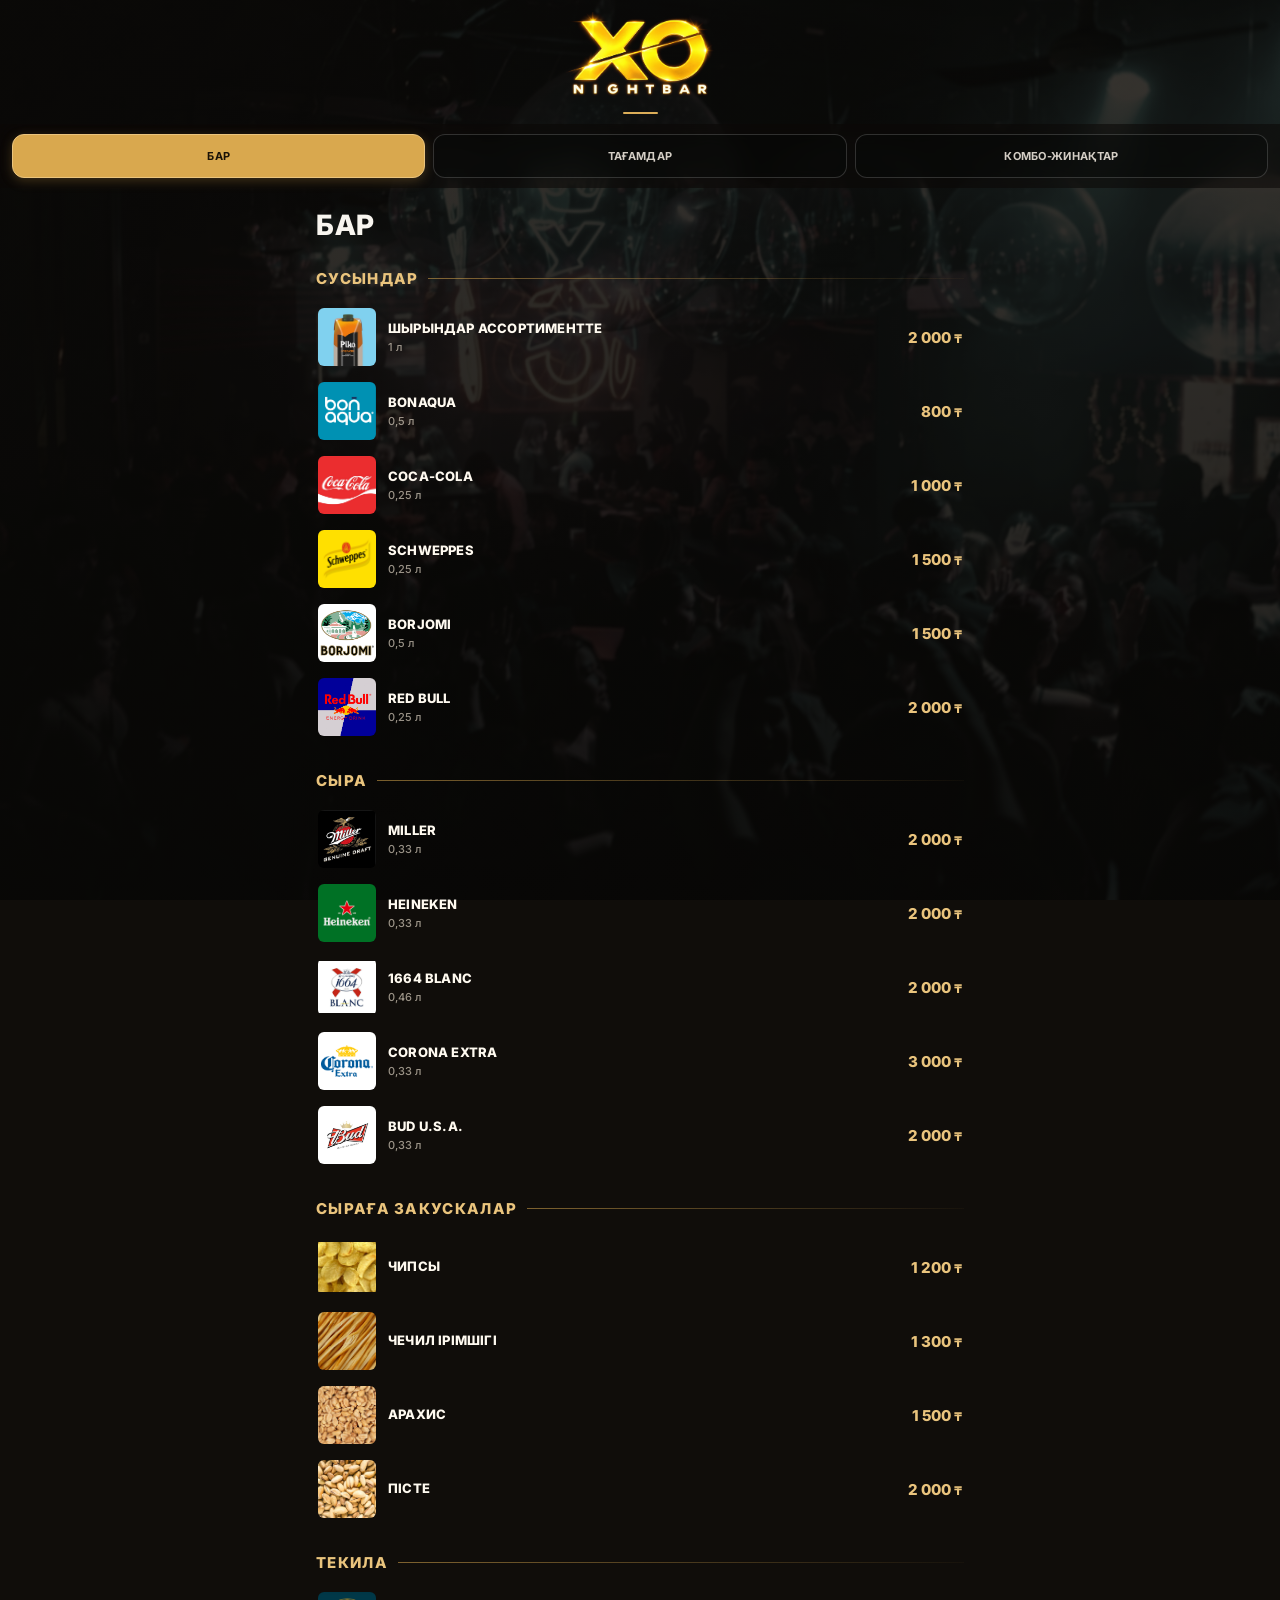
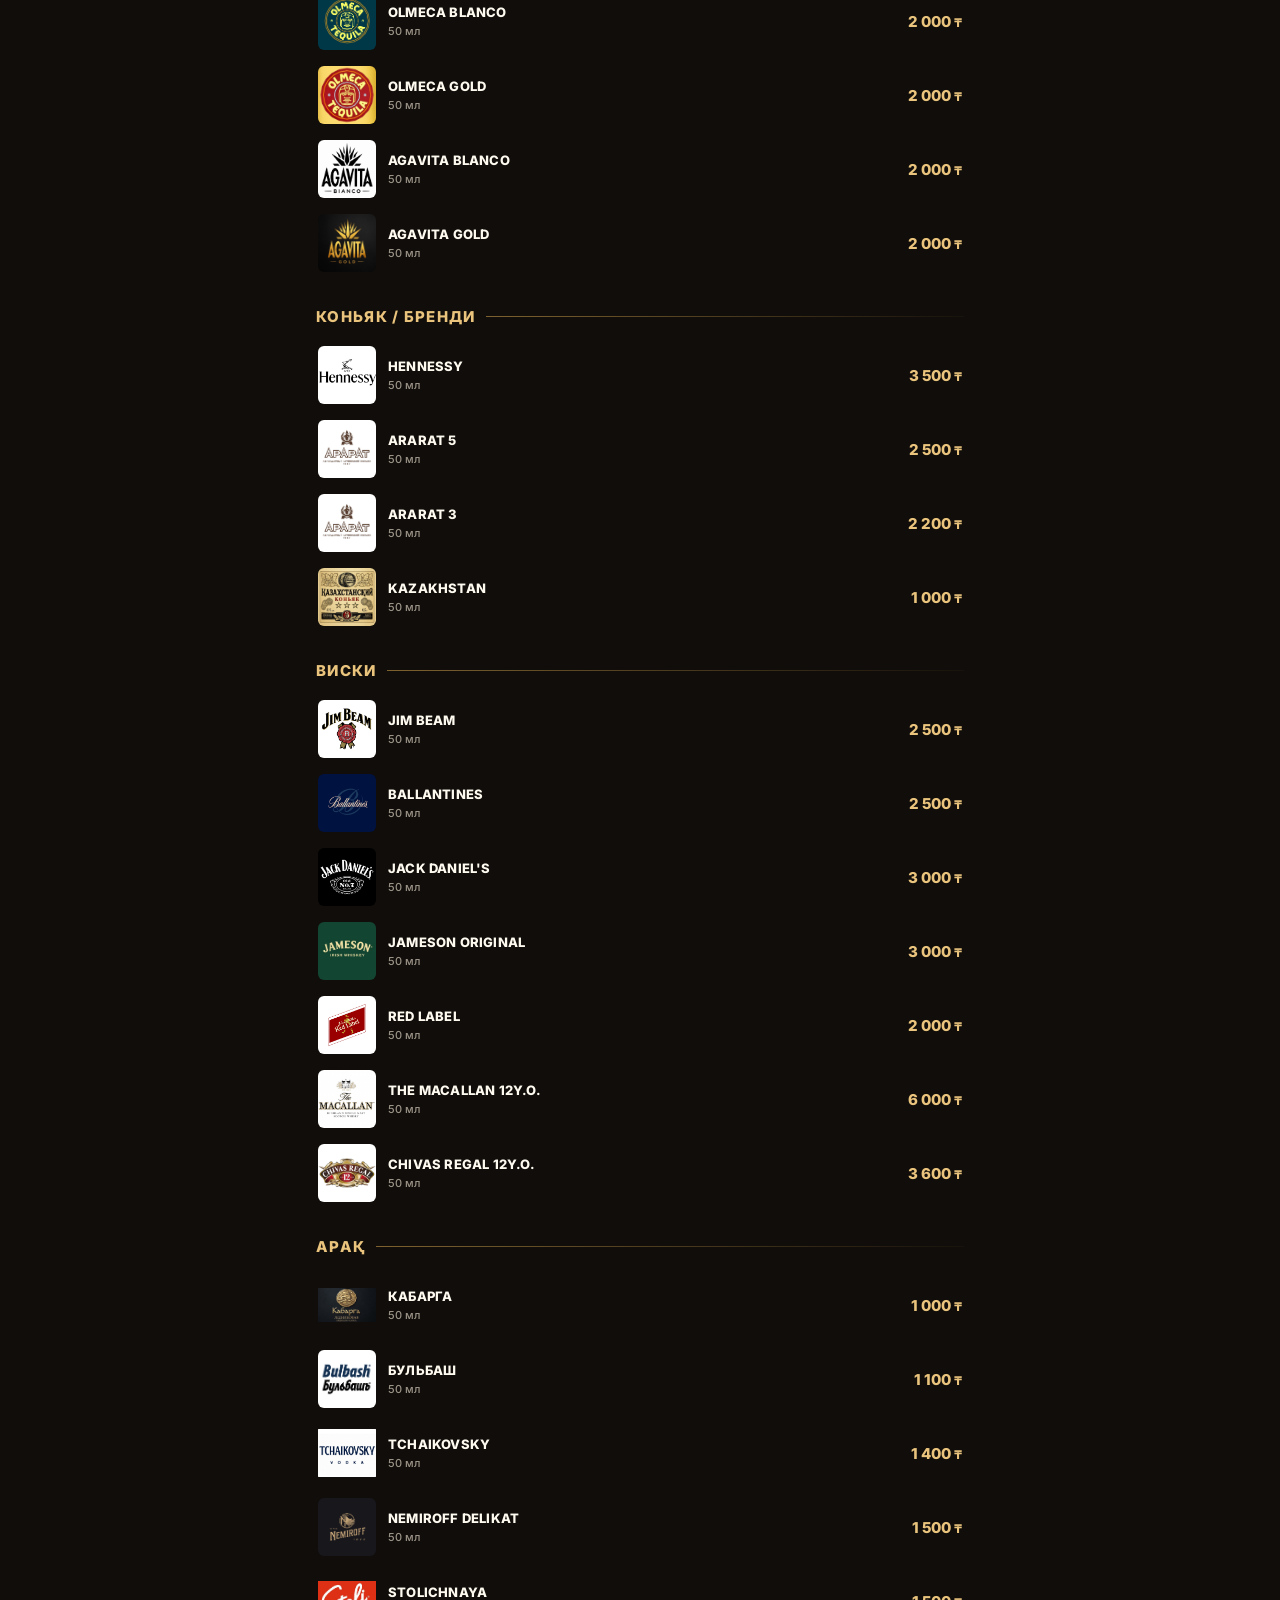
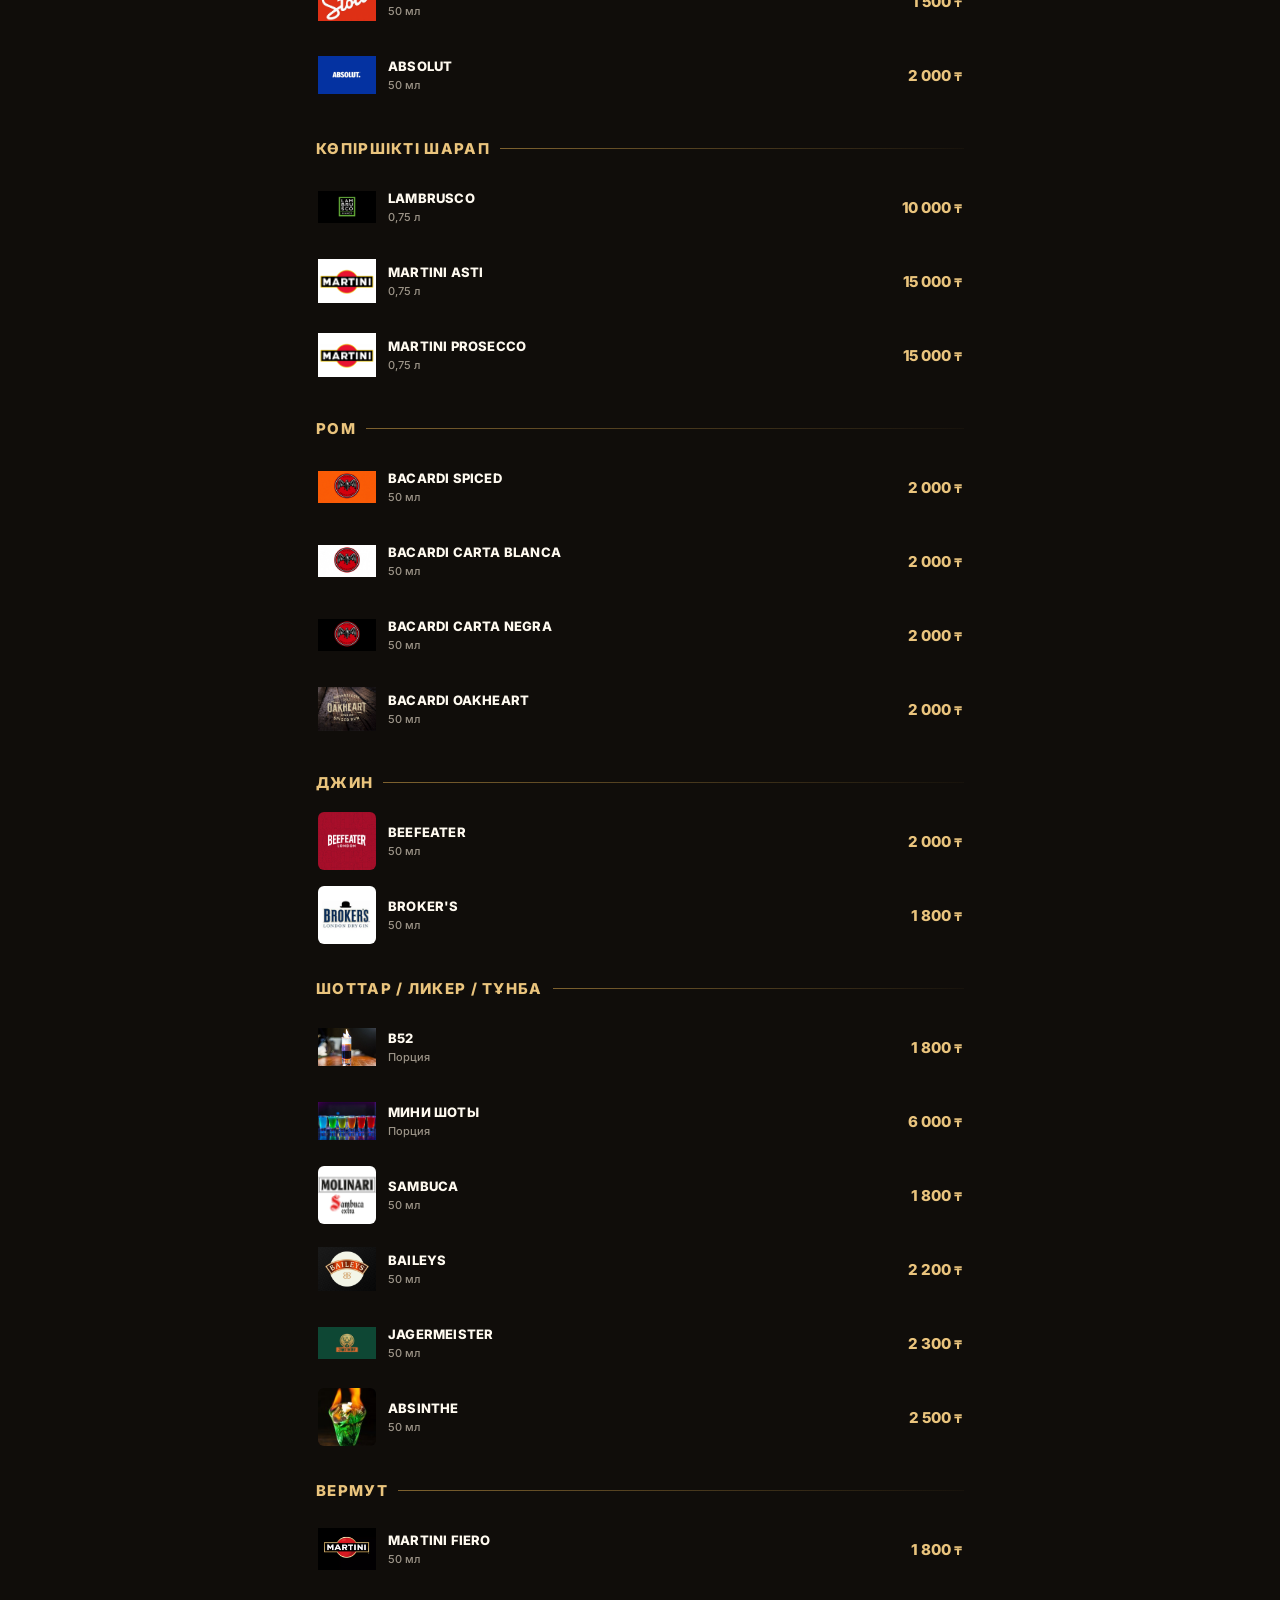
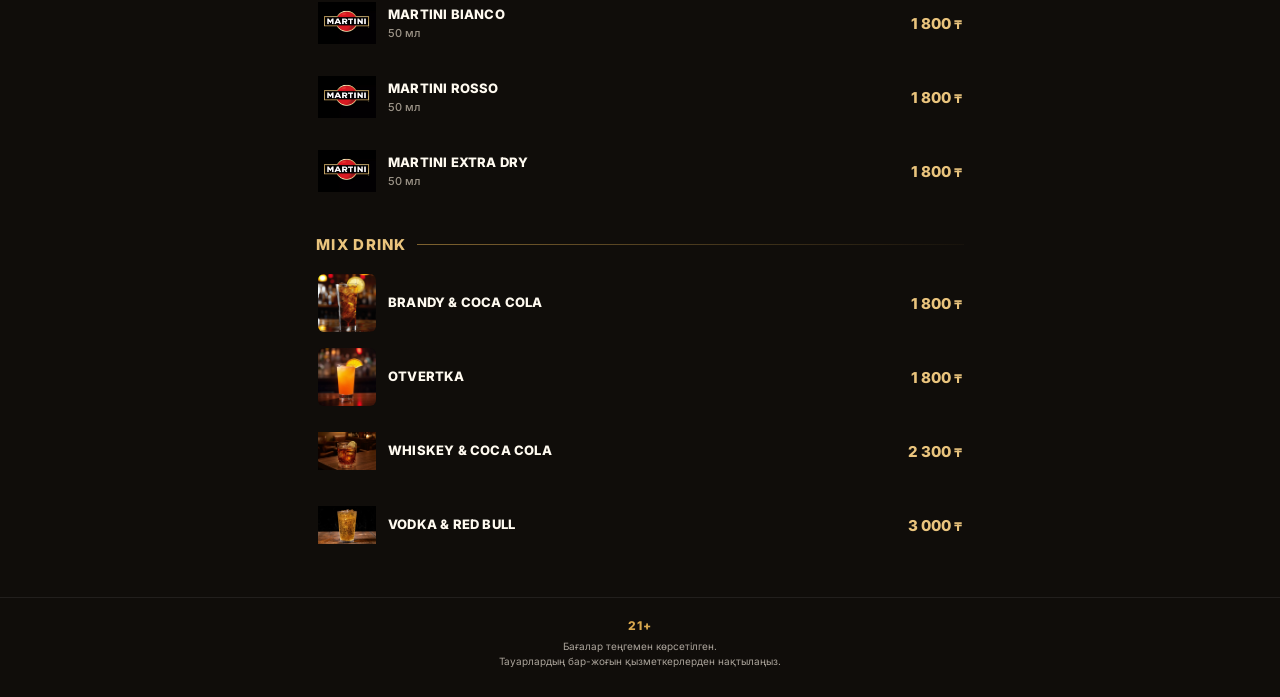
<file: menuxokz.html>
<!DOCTYPE html>
<html lang="ru">
<head>
    <meta charset="UTF-8">
    <meta name="viewport" content="width=device-width, initial-scale=1.0">
    <meta name="theme-color" content="#100d0a">

    <title>X.O. NIGHTBAR — Меню</title>

    <link rel="preconnect" href="https://fonts.googleapis.com">
    <link rel="preconnect" href="https://fonts.gstatic.com" crossorigin>
    <link href="https://fonts.googleapis.com/css2?family=Manrope:wght@400;500;600;700;800&display=swap" rel="stylesheet">

<style>
@import url('https://fonts.googleapis.com/css2?family=Inter:wght@400;500;600;700;800&family=Manrope:wght@400;500;600;700;800&display=swap');

:root {
    --gold: #d9a84e;
    --gold-light: #eac47d;
    --background: #100d0a;
    --text: #f8f5ef;
    --muted: #aaa39a;
    --border: rgba(255, 255, 255, 0.16);
}

* {
    box-sizing: border-box;
    margin: 0;
    padding: 0;
}

html {
    scroll-behavior: smooth;
    scroll-padding-top: 80px;
    -webkit-text-size-adjust: 100%;
}

body {
    min-height: 100vh;
    font-family: "Inter", "Manrope", system-ui, -apple-system, BlinkMacSystemFont, "Segoe UI", Roboto, Arial, sans-serif;
    color: var(--text);
    background-color: var(--background);
    position: relative;
    isolation: isolate;
}

/* ФОН: ТЁМНАЯ БРОНЗОВАЯ ГАММА */

body::before {
    content: "";
    position: fixed;
    inset: 0;
    z-index: -1;

    background:
        linear-gradient(
            rgba(12, 9, 6, 0.76),
            rgba(12, 9, 6, 0.88)
        ),
        linear-gradient(
            135deg,
            rgba(126, 83, 35, 0.12),
            transparent 60%
        ),
        url("images/402.jpg");

    background-size: cover;
    background-position: center center;
    background-repeat: no-repeat;

    filter: saturate(0.45) sepia(0.28) brightness(0.72);

    pointer-events: none;
}

button {
    font: inherit;
}

/* ЛОГОТИП */

.top {
    display: flex;
    flex-direction: column;
    align-items: center;
    padding: 12px 16px 10px;
    background: transparent;
    mix-blend-mode: screen;
}

.club-logo {
    display: block;
    width: min(180px, 55%);
    max-height: 90px;
    object-fit: contain;
    background: transparent;
    border: none;
    box-shadow: none;
}

.gold-line {
    width: 35px;
    height: 2px;
    margin-top: 10px;
    background: var(--gold);
    border-radius: 2px;
}

/* НАВИГАЦИЯ */

.navigation {
    position: sticky;
    top: 0;
    z-index: 100;

    display: flex;
    gap: 8px;
    padding: 10px 12px;

    background: rgba(12, 9, 6, 0.55);
    backdrop-filter: blur(12px);
    -webkit-backdrop-filter: blur(12px);
}

.nav-button {
    flex: 1;
    min-width: 0;
    min-height: 44px;
    padding: 11px 8px;

    color: #d4cec5;
    background: rgba(7, 9, 10, 0.35);
    border: 1px solid var(--border);
    border-radius: 12px;

    font-size: 11px;
    font-weight: 700;
    text-transform: uppercase;
    letter-spacing: 0.3px;

    cursor: pointer;

    transition:
        background 0.2s,
        color 0.2s,
        border-color 0.2s,
        transform 0.1s;
}

.nav-button:active {
    transform: scale(0.97);
}

.nav-button.active {
    color: #1a1207;
    background: var(--gold);
    border-color: var(--gold-light);
    box-shadow: 0 3px 12px rgba(217, 168, 78, 0.25);
}

/* ОСНОВНОЙ КОНТЕНТ */

main {
    width: 100%;
    max-width: 680px;
    margin: 0 auto;
    padding: 12px 12px 35px;
}

.menu-section {
    display: none;
    animation: appear 0.25s ease;
}

.menu-section.active {
    display: block;
}

@keyframes appear {
    from {
        opacity: 0;
        transform: translateY(4px);
    }

    to {
        opacity: 1;
        transform: translateY(0);
    }
}

.section-heading {
    margin: 8px 0 16px;
}

.section-heading h1 {
    font-size: 28px;
    font-weight: 800;
    text-transform: uppercase;
    letter-spacing: 0.5px;
}

/* КАТЕГОРИИ */

.category {
    margin-top: 22px;
}

.category-title {
    display: flex;
    align-items: center;
    gap: 10px;

    margin-bottom: 13px;

    color: var(--gold-light);
    font-size: 14px;
    font-weight: 800;
    letter-spacing: 1px;
    text-transform: uppercase;
}

.category-title::after {
    content: "";
    flex: 1;
    height: 1px;

    background: linear-gradient(
        to right,
        rgba(217, 168, 78, 0.55),
        rgba(217, 168, 78, 0.04)
    );
}

/* ==================================
   КУХНЯ — БОЛЬШИЕ КАРТОЧКИ
================================== */

.product {
    display: flex;
    align-items: center;
    gap: 14px;

    min-height: 105px;
    margin-bottom: 12px;
    padding: 10px 14px;

    background: rgba(7, 9, 10, 0.38);
    border: 1px solid rgba(255, 255, 255, 0.16);
    border-radius: 16px;

    backdrop-filter: blur(10px);
    -webkit-backdrop-filter: blur(10px);

    box-shadow: 0 5px 18px rgba(0, 0, 0, 0.12);
}

.product-image {
    flex-shrink: 0;

    width: 120px;
    height: 85px;

    object-fit: cover;
    object-position: center;

    border-radius: 12px;
    background: rgba(255, 255, 255, 0.06);
}

.product-info {
    flex: 1;
    min-width: 0;

    display: flex;
    flex-direction: column;
    justify-content: center;
}

.product-name {
    color: var(--text);
    font-size: 13px;
    font-weight: 700;
    line-height: 1.35;
    text-transform: uppercase;
    overflow-wrap: anywhere;
}

.product-description {
    margin-top: 3px;
    color: var(--muted);
    font-size: 11px;
    line-height: 1.3;
}

.product-volume {
    margin-top: 4px;
    color: #aaa39a;
    font-size: 11px;
}

.product-price {
    flex-shrink: 0;
    margin-left: auto;
    padding-left: 10px;

    color: var(--gold);
    font-size: 15px;
    font-weight: 800;
    letter-spacing: -0.2px;

    white-space: nowrap;
    text-align: right;
}

.price-unit {
    font-size: 12px;
    margin-left: 1px;
}

/* ==================================
   БАР — КОМПАКТНЫЙ ФОРМАТ
================================== */

.bar-section .category {
    margin-top: 27px;
}

.bar-section .category-title {
    margin-bottom: 12px;
    font-size: 15px;
    letter-spacing: 1.3px;
}

.bar-section .product {
    display: flex;
    align-items: center;
    gap: 12px;

    min-height: 0;
    margin-bottom: 0;
    padding: 8px 2px;

    background: transparent;
    border: none;
    border-radius: 0;

    backdrop-filter: none;
    -webkit-backdrop-filter: none;

    box-shadow: none;
}

.bar-section .product-image {
    flex-shrink: 0;

    width: 54px;
    height: 54px;

    object-fit: contain;
    object-position: center;

    border-radius: 6px;
    background: transparent;
}

.bar-section .product-info {
    flex: 1;
    min-width: 0;
}

.bar-section .product-name {
    color: #fffaf0;
    font-size: 13px;
    font-weight: 800;
    line-height: 1.35;
    letter-spacing: 0.2px;
}

.bar-section .product-description {
    display: none;
}

.bar-section .product-volume {
    margin-top: 3px;
    color: rgba(230, 220, 203, 0.65);
    font-size: 11px;
    font-weight: 500;
}

.bar-section .product-price {
    flex-shrink: 0;

    margin-left: auto;
    padding-left: 5px;

    color: var(--gold-light);
    font-size: 15px;
    font-weight: 800;

    white-space: nowrap;
}

.bar-section .product + .product {
    border-top: none;
}

/* ПОДВАЛ */

footer {
    padding: 20px 15px 28px;
    text-align: center;
    border-top: 1px solid rgba(255, 255, 255, 0.08);
}

.age {
    color: var(--gold);
    font-size: 12px;
    font-weight: 800;
    letter-spacing: 1px;
}

.footer-text {
    margin-top: 6px;
    color: var(--muted);
    font-size: 10px;
    line-height: 1.5;
}

/* МАЛЕНЬКИЕ ЭКРАНЫ */

@media (max-width: 380px) {
    .nav-button {
        font-size: 10px;
        padding: 10px 4px;
        border-radius: 10px;
    }

    .product {
        gap: 9px;
        min-height: 88px;
        padding: 8px;
        border-radius: 14px;
    }

    .product-image {
        width: 95px;
        height: 70px;
        border-radius: 10px;
    }

    .product-name {
        font-size: 12px;
    }

    .product-price {
        font-size: 13px;
    }

    .product-description,
    .product-volume {
        font-size: 10px;
    }

    .bar-section .product {
        gap: 9px;
        padding: 7px 1px;
    }

    .bar-section .product-image {
        width: 46px;
        height: 46px;
    }

    .bar-section .product-name {
        font-size: 12px;
    }

    .bar-section .product-price {
        font-size: 13px;
    }

    .bar-section .product-volume {
        font-size: 10px;
    }
}

/* БОЛЬШИЕ ЭКРАНЫ */

@media (min-width: 600px) {
    main {
        padding-right: 16px;
        padding-left: 16px;
    }

    .product {
        min-height: 115px;
    }

    .product-image {
        width: 130px;
        height: 90px;
    }

    .product-name {
        font-size: 14px;
    }

    .bar-section .product-image {
        width: 58px;
        height: 58px;
    }
}
</style>
</head>

<body>

    <!-- ЛОГОТИП -->
    <header class="top">
        <img
            class="club-logo"
            src="images/xologo.png"
            alt="X.O. NIGHTBAR"
        >
        <div class="gold-line"></div>
    </header>

    <!-- НАВИГАЦИЯ -->
    <nav class="navigation" aria-label="Разделы меню">
        <button
            class="nav-button active"
            type="button"
            data-section="bar"
            aria-selected="true"
        >
            Бар
        </button>

        <button
            class="nav-button"
            type="button"
            data-section="kitchen"
            aria-selected="false"
        >
            Тағамдар
        </button>

        <button
            class="nav-button"
            type="button"
            data-section="combos"
            aria-selected="false"
        >
            Комбо-жинақтар
        </button>
    </nav>

    <main>

        <!-- ================= БАР ================= -->
        <section class="menu-section bar-section active" id="bar">
            <div class="section-heading">
                <h1>Бар</h1>
            </div>

            <!-- СУСЫНДАР -->
            <div class="category">
                <h2 class="category-title">Сусындар</h2>

                <article class="product">
                    <img class="product-image" src="images/piko.jpg" alt="Шырындар ассортиментте" loading="lazy">
                    <div class="product-info">
                        <h3 class="product-name">Шырындар ассортиментте</h3>
                        <div class="product-volume">1 л</div>
                    </div>
                    <div class="product-price">2 000 <span class="price-unit">₸</span></div>
                </article>

                <article class="product">
                    <img class="product-image" src="images/bonaqua.png" alt="Bonaqua" loading="lazy">
                    <div class="product-info">
                        <h3 class="product-name">Bonaqua</h3>
                        <div class="product-volume">0,5 л</div>
                    </div>
                    <div class="product-price">800 <span class="price-unit">₸</span></div>
                </article>

                <article class="product">
                    <img class="product-image" src="images/cocacola.jpg" alt="Coca-Cola" loading="lazy">
                    <div class="product-info">
                        <h3 class="product-name">Coca-Cola</h3>
                        <div class="product-volume">0,25 л</div>
                    </div>
                    <div class="product-price">1 000 <span class="price-unit">₸</span></div>
                </article>

                <article class="product">
                    <img class="product-image" src="images/schweppes.webp" alt="Schweppes" loading="lazy">
                    <div class="product-info">
                        <h3 class="product-name">Schweppes</h3>
                        <div class="product-volume">0,25 л</div>
                    </div>
                    <div class="product-price">1 500 <span class="price-unit">₸</span></div>
                </article>

                <article class="product">
                    <img class="product-image" src="images/borjomi.png" alt="Borjomi" loading="lazy">
                    <div class="product-info">
                        <h3 class="product-name">Borjomi</h3>
                        <div class="product-volume">0,5 л</div>
                    </div>
                    <div class="product-price">1 500 <span class="price-unit">₸</span></div>
                </article>

                <article class="product">
                    <img class="product-image" src="images/redbull.jpg" alt="Red Bull" loading="lazy">
                    <div class="product-info">
                        <h3 class="product-name">Red Bull</h3>
                        <div class="product-volume">0,25 л</div>
                    </div>
                    <div class="product-price">2 000 <span class="price-unit">₸</span></div>
                </article>
            </div>

            <!-- СЫРА -->
            <div class="category">
                <h2 class="category-title">Сыра</h2>

                <article class="product">
                    <img class="product-image" src="images/miller.jpg" alt="Miller" loading="lazy">
                    <div class="product-info">
                        <h3 class="product-name">Miller</h3>
                        <div class="product-volume">0,33 л</div>
                    </div>
                    <div class="product-price">2 000 <span class="price-unit">₸</span></div>
                </article>

                <article class="product">
                    <img class="product-image" src="images/heineken.png" alt="Heineken" loading="lazy">
                    <div class="product-info">
                        <h3 class="product-name">Heineken</h3>
                        <div class="product-volume">0,33 л</div>
                    </div>
                    <div class="product-price">2 000 <span class="price-unit">₸</span></div>
                </article>

                <article class="product">
                    <img class="product-image" src="images/kron.jpg" alt="1664 Blanc" loading="lazy">
                    <div class="product-info">
                        <h3 class="product-name">1664 Blanc</h3>
                        <div class="product-volume">0,46 л</div>
                    </div>
                    <div class="product-price">2 000 <span class="price-unit">₸</span></div>
                </article>

                <article class="product">
                    <img class="product-image" src="images/corona.png" alt="Corona Extra" loading="lazy">
                    <div class="product-info">
                        <h3 class="product-name">Corona Extra</h3>
                        <div class="product-volume">0,33 л</div>
                    </div>
                    <div class="product-price">3 000 <span class="price-unit">₸</span></div>
                </article>

                <article class="product">
                    <img class="product-image" src="images/bud.jpg" alt="Bud U.S.A." loading="lazy">
                    <div class="product-info">
                        <h3 class="product-name">Bud U.S.A.</h3>
                        <div class="product-volume">0,33 л</div>
                    </div>
                    <div class="product-price">2 000 <span class="price-unit">₸</span></div>
                </article>
            </div>

            <!-- СЫРАҒА ЗАКУСКАЛАР -->
            <div class="category">
                <h2 class="category-title">Сыраға закускалар</h2>

                <article class="product">
                    <img class="product-image" src="images/chips.jpg" alt="Чипсы" loading="lazy">
                    <div class="product-info">
                        <h3 class="product-name">Чипсы</h3>
                    </div>
                    <div class="product-price">1 200 <span class="price-unit">₸</span></div>
                </article>

                <article class="product">
                    <img class="product-image" src="images/chechil.png" alt="Чечил ірімшігі" loading="lazy">
                    <div class="product-info">
                        <h3 class="product-name">Чечил ірімшігі</h3>
                    </div>
                    <div class="product-price">1 300 <span class="price-unit">₸</span></div>
                </article>

                <article class="product">
                    <img class="product-image" src="images/arahis.jpg" alt="Арахис" loading="lazy">
                    <div class="product-info">
                        <h3 class="product-name">Арахис</h3>
                    </div>
                    <div class="product-price">1 500 <span class="price-unit">₸</span></div>
                </article>

                <article class="product">
                    <img class="product-image" src="images/pistachios.jpg" alt="Пісте" loading="lazy">
                    <div class="product-info">
                        <h3 class="product-name">Пісте</h3>
                    </div>
                    <div class="product-price">2 000 <span class="price-unit">₸</span></div>
                </article>
            </div>

            <!-- ТЕКИЛА -->
            <div class="category">
                <h2 class="category-title">Текила</h2>

                <article class="product">
                    <img class="product-image" src="images/olmecasilver.png" alt="Olmeca Blanco" loading="lazy">
                    <div class="product-info">
                        <h3 class="product-name">Olmeca Blanco</h3>
                        <div class="product-volume">50 мл</div>
                    </div>
                    <div class="product-price">2 000 <span class="price-unit">₸</span></div>
                </article>

                <article class="product">
                    <img class="product-image" src="images/olmecagold.jpg" alt="Olmeca Gold" loading="lazy">
                    <div class="product-info">
                        <h3 class="product-name">Olmeca Gold</h3>
                        <div class="product-volume">50 мл</div>
                    </div>
                    <div class="product-price">2 000 <span class="price-unit">₸</span></div>
                </article>

                <article class="product">
                    <img class="product-image" src="images/agavita.png" alt="Agavita Blanco" loading="lazy">
                    <div class="product-info">
                        <h3 class="product-name">Agavita Blanco</h3>
                        <div class="product-volume">50 мл</div>
                    </div>
                    <div class="product-price">2 000 <span class="price-unit">₸</span></div>
                </article>

                <article class="product">
                    <img class="product-image" src="images/agavitagold.jpg" alt="Agavita Gold" loading="lazy">
                    <div class="product-info">
                        <h3 class="product-name">Agavita Gold</h3>
                        <div class="product-volume">50 мл</div>
                    </div>
                    <div class="product-price">2 000 <span class="price-unit">₸</span></div>
                </article>
            </div>

            <!-- КОНЬЯК / БРЕНДИ -->
            <div class="category">
                <h2 class="category-title">Коньяк / Бренди</h2>

                <article class="product">
                    <img class="product-image" src="images/hennessy.png" alt="Hennessy" loading="lazy">
                    <div class="product-info">
                        <h3 class="product-name">Hennessy</h3>
                        <div class="product-volume">50 мл</div>
                    </div>
                    <div class="product-price">3 500 <span class="price-unit">₸</span></div>
                </article>

                <article class="product">
                    <img class="product-image" src="images/ararat.jpg" alt="Ararat 5" loading="lazy">
                    <div class="product-info">
                        <h3 class="product-name">Ararat 5</h3>
                        <div class="product-volume">50 мл</div>
                    </div>
                    <div class="product-price">2 500 <span class="price-unit">₸</span></div>
                </article>

                <article class="product">
                    <img class="product-image" src="images/ararat.jpg" alt="Ararat 3" loading="lazy">
                    <div class="product-info">
                        <h3 class="product-name">Ararat 3</h3>
                        <div class="product-volume">50 мл</div>
                    </div>
                    <div class="product-price">2 200 <span class="price-unit">₸</span></div>
                </article>

                <article class="product">
                    <img class="product-image" src="images/kazakhstan.webp" alt="Kazakhstan" loading="lazy">
                    <div class="product-info">
                        <h3 class="product-name">Kazakhstan</h3>
                        <div class="product-volume">50 мл</div>
                    </div>
                    <div class="product-price">1 000 <span class="price-unit">₸</span></div>
                </article>
            </div>

            <!-- ВИСКИ -->
            <div class="category">
                <h2 class="category-title">Виски</h2>

                <article class="product">
                    <img class="product-image" src="images/jimbeam.png" alt="Jim Beam" loading="lazy">
                    <div class="product-info">
                        <h3 class="product-name">Jim Beam</h3>
                        <div class="product-volume">50 мл</div>
                    </div>
                    <div class="product-price">2 500 <span class="price-unit">₸</span></div>
                </article>

                <article class="product">
                    <img class="product-image" src="images/ballantines.jpg" alt="Ballantines" loading="lazy">
                    <div class="product-info">
                        <h3 class="product-name">Ballantines</h3>
                        <div class="product-volume">50 мл</div>
                    </div>
                    <div class="product-price">2 500 <span class="price-unit">₸</span></div>
                </article>

                <article class="product">
                    <img class="product-image" src="images/jackdaniels.jpg" alt="Jack Daniel's" loading="lazy">
                    <div class="product-info">
                        <h3 class="product-name">Jack Daniel's</h3>
                        <div class="product-volume">50 мл</div>
                    </div>
                    <div class="product-price">3 000 <span class="price-unit">₸</span></div>
                </article>

                <article class="product">
                    <img class="product-image" src="images/jameson.jpg" alt="Jameson Original" loading="lazy">
                    <div class="product-info">
                        <h3 class="product-name">Jameson Original</h3>
                        <div class="product-volume">50 мл</div>
                    </div>
                    <div class="product-price">3 000 <span class="price-unit">₸</span></div>
                </article>

                <article class="product">
                    <img class="product-image" src="images/redlabel.png" alt="Red Label" loading="lazy">
                    <div class="product-info">
                        <h3 class="product-name">Red Label</h3>
                        <div class="product-volume">50 мл</div>
                    </div>
                    <div class="product-price">2 000 <span class="price-unit">₸</span></div>
                </article>

                <article class="product">
                    <img class="product-image" src="images/macallan.png" alt="The Macallan 12Y.O." loading="lazy">
                    <div class="product-info">
                        <h3 class="product-name">The Macallan 12Y.O.</h3>
                        <div class="product-volume">50 мл</div>
                    </div>
                    <div class="product-price">6 000 <span class="price-unit">₸</span></div>
                </article>

                <article class="product">
                    <img class="product-image" src="images/chivas.jpg" alt="Chivas Regal 12Y.O." loading="lazy">
                    <div class="product-info">
                        <h3 class="product-name">Chivas Regal 12Y.O.</h3>
                        <div class="product-volume">50 мл</div>
                    </div>
                    <div class="product-price">3 600 <span class="price-unit">₸</span></div>
                </article>
            </div>

            <!-- АРАҚ -->
            <div class="category">
                <h2 class="category-title">Арақ</h2>

                <article class="product">
                    <img class="product-image" src="images/kabarga.jpg" alt="Кабарга" loading="lazy">
                    <div class="product-info">
                        <h3 class="product-name">Кабарга</h3>
                        <div class="product-volume">50 мл</div>
                    </div>
                    <div class="product-price">1 000 <span class="price-unit">₸</span></div>
                </article>

                <article class="product">
                    <img class="product-image" src="images/bulbash.png" alt="Бульбаш" loading="lazy">
                    <div class="product-info">
                        <h3 class="product-name">Бульбаш</h3>
                        <div class="product-volume">50 мл</div>
                    </div>
                    <div class="product-price">1 100 <span class="price-unit">₸</span></div>
                </article>

                <article class="product">
                    <img class="product-image" src="images/tchaikovsky.png" alt="Tchaikovsky" loading="lazy">
                    <div class="product-info">
                        <h3 class="product-name">Tchaikovsky</h3>
                        <div class="product-volume">50 мл</div>
                    </div>
                    <div class="product-price">1 400 <span class="price-unit">₸</span></div>
                </article>

                <article class="product">
                    <img class="product-image" src="images/nemiroff.png" alt="Nemiroff Delikat" loading="lazy">
                    <div class="product-info">
                        <h3 class="product-name">Nemiroff Delikat</h3>
                        <div class="product-volume">50 мл</div>
                    </div>
                    <div class="product-price">1 500 <span class="price-unit">₸</span></div>
                </article>

                <article class="product">
                    <img class="product-image" src="images/stoli.jpg" alt="Stolichnaya" loading="lazy">
                    <div class="product-info">
                        <h3 class="product-name">Stolichnaya</h3>
                        <div class="product-volume">50 мл</div>
                    </div>
                    <div class="product-price">1 500 <span class="price-unit">₸</span></div>
                </article>

                <article class="product">
                    <img class="product-image" src="images/abs.jpg" alt="Absolut" loading="lazy">
                    <div class="product-info">
                        <h3 class="product-name">Absolut</h3>
                        <div class="product-volume">50 мл</div>
                    </div>
                    <div class="product-price">2 000 <span class="price-unit">₸</span></div>
                </article>
            </div>

            <!-- КӨПІРШІКТІ ШАРАП -->
            <div class="category">
                <h2 class="category-title">Көпіршікті шарап</h2>

                <article class="product">
                    <img class="product-image" src="images/lambb.jpg" alt="Lambrusco" loading="lazy">
                    <div class="product-info">
                        <h3 class="product-name">Lambrusco</h3>
                        <div class="product-volume">0,75 л</div>
                    </div>
                    <div class="product-price">10 000 <span class="price-unit">₸</span></div>
                </article>

                <article class="product">
                    <img class="product-image" src="images/martini_logo.webp" alt="Martini Asti" loading="lazy">
                    <div class="product-info">
                        <h3 class="product-name">Martini Asti</h3>
                        <div class="product-volume">0,75 л</div>
                    </div>
                    <div class="product-price">15 000 <span class="price-unit">₸</span></div>
                </article>

                <article class="product">
                    <img class="product-image" src="images/martini_logo.webp" alt="Martini Prosecco" loading="lazy">
                    <div class="product-info">
                        <h3 class="product-name">Martini Prosecco</h3>
                        <div class="product-volume">0,75 л</div>
                    </div>
                    <div class="product-price">15 000 <span class="price-unit">₸</span></div>
                </article>
            </div>

            <!-- РОМ -->
            <div class="category">
                <h2 class="category-title">Ром</h2>

                <article class="product">
                    <img class="product-image" src="images/spiced.jpg" alt="Bacardi Spiced" loading="lazy">
                    <div class="product-info">
                        <h3 class="product-name">Bacardi Spiced</h3>
                        <div class="product-volume">50 мл</div>
                    </div>
                    <div class="product-price">2 000 <span class="price-unit">₸</span></div>
                </article>

                <article class="product">
                    <img class="product-image" src="images/bianco.jpg" alt="Bacardi Carta Blanca" loading="lazy">
                    <div class="product-info">
                        <h3 class="product-name">Bacardi Carta Blanca</h3>
                        <div class="product-volume">50 мл</div>
                    </div>
                    <div class="product-price">2 000 <span class="price-unit">₸</span></div>
                </article>

                <article class="product">
                    <img class="product-image" src="images/negra.jpg" alt="Bacardi Carta Negra" loading="lazy">
                    <div class="product-info">
                        <h3 class="product-name">Bacardi Carta Negra</h3>
                        <div class="product-volume">50 мл</div>
                    </div>
                    <div class="product-price">2 000 <span class="price-unit">₸</span></div>
                </article>

                <article class="product">
                    <img class="product-image" src="images/oakheart.jpg" alt="Bacardi Oakheart" loading="lazy">
                    <div class="product-info">
                        <h3 class="product-name">Bacardi Oakheart</h3>
                        <div class="product-volume">50 мл</div>
                    </div>
                    <div class="product-price">2 000 <span class="price-unit">₸</span></div>
                </article>
            </div>

            <!-- ДЖИН -->
            <div class="category">
                <h2 class="category-title">Джин</h2>

                <article class="product">
                    <img class="product-image" src="images/beefeater.webp" alt="Beefeater" loading="lazy">
                    <div class="product-info">
                        <h3 class="product-name">Beefeater</h3>
                        <div class="product-volume">50 мл</div>
                    </div>
                    <div class="product-price">2 000 <span class="price-unit">₸</span></div>
                </article>

                <article class="product">
                    <img class="product-image" src="images/broker.jpg" alt="Broker's" loading="lazy">
                    <div class="product-info">
                        <h3 class="product-name">Broker's</h3>
                        <div class="product-volume">50 мл</div>
                    </div>
                    <div class="product-price">1 800 <span class="price-unit">₸</span></div>
                </article>
            </div>

            <!-- ШОТТАР / ЛИКЕР / ТҰНБА -->
            <div class="category">
                <h2 class="category-title">Шоттар / Ликер / Тұнба</h2>

                <article class="product">
            <img class="product-image" src="images/b52.jpg" alt="B52" loading="lazy">
            <div class="product-info">
                <h3 class="product-name">B52</h3>
                <div class="product-volume">Порция</div>
            </div>
            <div class="product-price">1 800 <span class="price-unit">₸</span></div>
        </article>

        <article class="product">
            <img class="product-image" src="images/shots.jpg" alt="Мини Шоты" loading="lazy">
            <div class="product-info">
                <h3 class="product-name">Мини Шоты</h3>
                <div class="product-volume">Порция</div>
            </div>
            <div class="product-price">6 000 <span class="price-unit">₸</span></div>
        </article>

        <article class="product">
            <img class="product-image" src="images/sambuca.jpg" alt="Sambuca" loading="lazy">
            <div class="product-info">
                <h3 class="product-name">Sambuca</h3>
                <div class="product-volume">50 мл</div>
            </div>
            <div class="product-price">1 800 <span class="price-unit">₸</span></div>
        </article>

        <article class="product">
            <img class="product-image" src="images/baileys.jpg" alt="Baileys" loading="lazy">
            <div class="product-info">
                <h3 class="product-name">Baileys</h3>
                <div class="product-volume">50 мл</div>
            </div>
            <div class="product-price">2 200 <span class="price-unit">₸</span></div>
        </article>

        <article class="product">
            <img class="product-image" src="images/jager.jpg" alt="Jagermeister" loading="lazy">
            <div class="product-info">
                <h3 class="product-name">Jagermeister</h3>
                <div class="product-volume">50 мл</div>
            </div>
            <div class="product-price">2 300 <span class="price-unit">₸</span></div>
        </article>

        <article class="product">
            <img class="product-image" src="images/absinthe.jpg" alt="Absinthe" loading="lazy">
            <div class="product-info">
                <h3 class="product-name">Absinthe</h3>
                <div class="product-volume">50 мл</div>
            </div>
            <div class="product-price">2 500 <span class="price-unit">₸</span></div>
        </article>
    </div>

            <!-- ВЕРМУТ -->
            <div class="category">
                <h2 class="category-title">Вермут</h2>

                <article class="product">
                    <img class="product-image" src="images/vermouth.png" alt="Martini Fiero" loading="lazy">
                    <div class="product-info">
                        <h3 class="product-name">Martini Fiero</h3>
                        <div class="product-volume">50 мл</div>
                    </div>
                    <div class="product-price">1 800 <span class="price-unit">₸</span></div>
                </article>

                <article class="product">
                    <img class="product-image" src="images/vermouth.png" alt="Martini Bianco" loading="lazy">
                    <div class="product-info">
                        <h3 class="product-name">Martini Bianco</h3>
                        <div class="product-volume">50 мл</div>
                    </div>
                    <div class="product-price">1 800 <span class="price-unit">₸</span></div>
                </article>

                <article class="product">
                    <img class="product-image" src="images/vermouth.png" alt="Martini Rosso" loading="lazy">
                    <div class="product-info">
                        <h3 class="product-name">Martini Rosso</h3>
                        <div class="product-volume">50 мл</div>
                    </div>
                    <div class="product-price">1 800 <span class="price-unit">₸</span></div>
                </article>

                <article class="product">
                    <img class="product-image" src="images/vermouth.png" alt="Martini Extra Dry" loading="lazy">
                    <div class="product-info">
                        <h3 class="product-name">Martini Extra Dry</h3>
                        <div class="product-volume">50 мл</div>
                    </div>
                    <div class="product-price">1 800 <span class="price-unit">₸</span></div>
                </article>
            </div>

            <!-- MIX DRINK -->
            <div class="category">
                <h2 class="category-title">Mix Drink</h2>

                <article class="product">
                    <img class="product-image" src="images/brandy.webp" alt="Brandy & Coca Cola" loading="lazy">
                    <div class="product-info">
                        <h3 class="product-name">Brandy & Coca Cola</h3>
                    </div>
                    <div class="product-price">1 800 <span class="price-unit">₸</span></div>
                </article>

                <article class="product">
                    <img class="product-image" src="images/otvertka.webp" alt="Otvertka" loading="lazy">
                    <div class="product-info">
                        <h3 class="product-name">Otvertka</h3>
                    </div>
                    <div class="product-price">1 800 <span class="price-unit">₸</span></div>
                </article>

                <article class="product">
                    <img class="product-image" src="images/whiskey.webp" alt="Whiskey & Coca Cola" loading="lazy">
                    <div class="product-info">
                        <h3 class="product-name">Whiskey & Coca Cola</h3>
                    </div>
                    <div class="product-price">2 300 <span class="price-unit">₸</span></div>
                </article>

                <article class="product">
                    <img class="product-image" src="images/redbull.webp" alt="Vodka & Red Bull" loading="lazy">
                    <div class="product-info">
                        <h3 class="product-name">Vodka & Red Bull</h3>
                    </div>
                    <div class="product-price">3 000 <span class="price-unit">₸</span></div>
                </article>
            </div>
        </section>


<!-- ================= КУХНЯ ================= -->

<section class="menu-section" id="kitchen">

    <div class="section-heading">
        <h1>Food Menu</h1>
        
        <!-- ЗАКУСКАЛАР -->
    <div class="category">
        <h2 class="category-title">Закускалар</h2>

        <article class="product">
            <img class="product-image" src="images/garlik.jpg" alt="Сарымсақ қосылған гренкилер" loading="lazy">
            <div class="product-info">
                <h3 class="product-name">Сарымсақ қосылған гренкилер</h3>
            </div>
            <div class="product-price">1 500 <span class="price-unit">₸</span></div>
        </article>

        <article class="product">
            <img class="product-image" src="images/nuggets.jpeg" alt="Наггетстер" loading="lazy">
            <div class="product-info">
                <h3 class="product-name">Наггетстер</h3>
            </div>
            <div class="product-price">2 200 <span class="price-unit">₸</span></div>
        </article>

        <article class="product">
            <img class="product-image" src="images/fries.jpg" alt="Фри картобы" loading="lazy">
            <div class="product-info">
                <h3 class="product-name">Фри картобы</h3>
            </div>
            <div class="product-price">1 500 <span class="price-unit">₸</span></div>
        </article>

        <article class="product">
            <img class="product-image" src="images/dolki.png" alt="Ауылша картоп" loading="lazy">
            <div class="product-info">
                <h3 class="product-name">Ауылша картоп</h3>
            </div>
            <div class="product-price">1 500 <span class="price-unit">₸</span></div>
        </article>

        <article class="product">
            <img class="product-image" src="images/shrimps.webp" alt="Сыраға арналған шаян" loading="lazy">
            <div class="product-info">
                <h3 class="product-name">Сыраға арналған шаян</h3>
            </div>
            <div class="product-price">3 500 <span class="price-unit">₸</span></div>
        </article>

        <article class="product">
            <img class="product-image" src="images/chebureki.jpg" alt="Мини чебуректер" loading="lazy">
            <div class="product-info">
                <h3 class="product-name">Мини чебуректер</h3>
            </div>
            <div class="product-price">2 500 <span class="price-unit">₸</span></div>
        </article>

        <article class="product">
            <img class="product-image" src="images/noimage.jpg" alt="Жеміс ассортиі" loading="lazy">
            <div class="product-info">
                <h3 class="product-name">Жеміс ассортиі</h3>
            </div>
            <div class="product-price">3 500 <span class="price-unit">₸</span></div>
        </article>

        <article class="product">
            <img class="product-image" src="images/fruits.jpg" alt="Үлкен жеміс ассортиі" loading="lazy">
            <div class="product-info">
                <h3 class="product-name">Үлкен жеміс ассортиі</h3>
            </div>
            <div class="product-price">5 500 <span class="price-unit">₸</span></div>
        </article>

        <article class="product">
            <img class="product-image" src="images/fish.jpg" alt="Балық ассортиі" loading="lazy">
            <div class="product-info">
                <h3 class="product-name">Балық ассортиі</h3>
            </div>
            <div class="product-price">7 000 <span class="price-unit">₸</span></div>
        </article>
    </div>

    <!-- САЛАТТАР -->
    <div class="category">
        <h2 class="category-title">Салаттар</h2>

        <article class="product">
            <img class="product-image" src="images/baklajan.jpg" alt="Баклажан қосылған салат" loading="lazy">
            <div class="product-info">
                <h3 class="product-name">Баклажан қосылған салат</h3>
            </div>
            <div class="product-price">3 500 <span class="price-unit">₸</span></div>
        </article>

        <article class="product">
            <img class="product-image" src="images/orig.webp" alt="Цезарь салаты" loading="lazy">
            <div class="product-info">
                <h3 class="product-name">Цезарь салаты</h3>
            </div>
            <div class="product-price">3 500 <span class="price-unit">₸</span></div>
        </article>

        <article class="product">
            <img class="product-image" src="images/solenya.jpg" alt="Тұздалған көкөністер" loading="lazy">
            <div class="product-info">
                <h3 class="product-name">Тұздалған көкөністер</h3>
            </div>
            <div class="product-price">3 500 <span class="price-unit">₸</span></div>
        </article>

        <article class="product">
            <img class="product-image" src="images/grek.webp" alt="Грек салаты" loading="lazy">
            <div class="product-info">
                <h3 class="product-name">Грек салаты</h3>
            </div>
            <div class="product-price">3 000 <span class="price-unit">₸</span></div>
        </article>

        <article class="product">
            <img class="product-image" src="images/seld.webp" alt="Орысша закуска" loading="lazy">
            <div class="product-info">
                <h3 class="product-name">Орысша закуска</h3>
            </div>
            <div class="product-price">3 500 <span class="price-unit">₸</span></div>
        </article>

        <article class="product">
            <img class="product-image" src="images/sezar.jpg" alt="Нисуаз" loading="lazy">
            <div class="product-info">
                <h3 class="product-name">Нисуаз</h3>
            </div>
            <div class="product-price">3 000 <span class="price-unit">₸</span></div>
        </article>
    </div>

    <!-- ПИЦЦАЛАР -->
    <div class="category">
        <h2 class="category-title">Пиццалар</h2>

        <article class="product">
            <img class="product-image" src="images/margo.webp" alt="Маргарита" loading="lazy">
            <div class="product-info">
                <h3 class="product-name">Маргарита</h3>
            </div>
            <div class="product-price">3 200 <span class="price-unit">₸</span></div>
        </article>

        <article class="product">
            <img class="product-image" src="images/4seasons.webp" alt="4 мезгіл" loading="lazy">
            <div class="product-info">
                <h3 class="product-name">4 мезгіл</h3>
            </div>
            <div class="product-price">4 000 <span class="price-unit">₸</span></div>
        </article>

        <article class="product">
            <img class="product-image" src="images/bolognese2.jpg" alt="Болоньезе" loading="lazy">
            <div class="product-info">
                <h3 class="product-name">Болоньезе</h3>
            </div>
            <div class="product-price">3 500 <span class="price-unit">₸</span></div>
        </article>

        <article class="product">
            <img class="product-image" src="images/pepperoni.webp" alt="Пепперони" loading="lazy">
            <div class="product-info">
                <h3 class="product-name">Пепперони</h3>
            </div>
            <div class="product-price">3 500 <span class="price-unit">₸</span></div>
        </article>

        <article class="product">
            <img class="product-image" src="images/4sira.webp" alt="4 ірімшік" loading="lazy">
            <div class="product-info">
                <h3 class="product-name">4 ірімшік</h3>
            </div>
            <div class="product-price">4 000 <span class="price-unit">₸</span></div>
        </article>

        <article class="product">
            <img class="product-image" src="images/mushroom.jpg" alt="Саңырауқұлақ қосылған" loading="lazy">
            <div class="product-info">
                <h3 class="product-name">Саңырауқұлақ қосылған</h3>
            </div>
            <div class="product-price">3 500 <span class="price-unit">₸</span></div>
        </article>

        <article class="product">
            <img class="product-image" src="images/chicken.jpg" alt="Тауық еті қосылған" loading="lazy">
            <div class="product-info">
                <h3 class="product-name">Тауық еті қосылған</h3>
            </div>
            <div class="product-price">4 000 <span class="price-unit">₸</span></div>
        </article>
    </div>

    <!-- ПАСТА -->
    <div class="category">
        <h2 class="category-title">Паста</h2>

        <article class="product">
            <img class="product-image" src="images/fetuchini.jpg" alt="Тауық қосылған фетучини" loading="lazy">
            <div class="product-info">
                <h3 class="product-name">Тауық қосылған фетучини</h3>
            </div>
            <div class="product-price">3 500 <span class="price-unit">₸</span></div>
        </article>

        <article class="product">
            <img class="product-image" src="images/bolognese.webp" alt="Болоньезе" loading="lazy">
            <div class="product-info">
                <h3 class="product-name">Болоньезе</h3>
            </div>
            <div class="product-price">3 500 <span class="price-unit">₸</span></div>
        </article>
    </div>

    <!-- СЫРА СЕТТЕРІ -->
    <div class="category">
        <h2 class="category-title">Сыра сеттері</h2>

        <article class="product">
            <img class="product-image" src="images/noimage.jpg" alt="Сыра сеті №1" loading="lazy">
            <div class="product-info">
                <h3 class="product-name">№1 сыра сеті</h3>
            </div>
            <div class="product-price">3 000 <span class="price-unit">₸</span></div>
        </article>

        <article class="product">
            <img class="product-image" src="images/pivnoyset.jpg" alt="Сыра сеті №2" loading="lazy">
            <div class="product-info">
                <h3 class="product-name">№2 сыра сеті</h3>
            </div>
            <div class="product-price">4 500 <span class="price-unit">₸</span></div>
        </article>
    </div>

</section>

<!-- ================= КОМБО-ЖИНАҚТАР ================= -->

<section class="menu-section" id="combos">

    <div class="section-heading">
        <h1>Комбо-жинақтар</h1>
    </div>

    <div class="category">
        <h2 class="category-title">Топқа арналған / Алкогольді жинақтар</h2>

        <article class="product">
            <img class="product-image" src="images/kabargacombo2.jpg" alt="Кабарга + орысша закуска" loading="lazy">
            <div class="product-info">
                <h3 class="product-name">Кабарга + орысша закуска</h3>
            </div>
            <div class="product-price">11 000 <span class="price-unit">₸</span></div>
        </article>

        <article class="product">
            <img class="product-image" src="images/tchaicombo.jpg" alt="Tchaikovsky + тұздалған көкөністер" loading="lazy">
            <div class="product-info">
                <h3 class="product-name">Tchaikovsky + тұздалған көкөністер</h3>
            </div>
            <div class="product-price">16 000 <span class="price-unit">₸</span></div>
        </article>

        <article class="product">
            <img class="product-image" src="images/stolicombo.jpg" alt="Stolichnaya + таңдау бойынша пицца" loading="lazy">
            <div class="product-info">
                <h3 class="product-name">Stolichnaya + таңдау бойынша пицца</h3>
            </div>
            <div class="product-price">16 000 <span class="price-unit">₸</span></div>
        </article>

        <article class="product">
            <img class="product-image" src="images/abscombo.jpg" alt="Absolut + балық ассортиі" loading="lazy">
            <div class="product-info">
                <h3 class="product-name">Absolut + балық ассортиі</h3>
            </div>
            <div class="product-price">25 000 <span class="price-unit">₸</span></div>
        </article>

        <article class="product">
            <img class="product-image" src="images/lambcombo.jpg" alt="Lambrusco + жеміс ассортиі" loading="lazy">
            <div class="product-info">
                <h3 class="product-name">Lambrusco + жеміс ассортиі</h3>
            </div>
            <div class="product-price">12 000 <span class="price-unit">₸</span></div>
        </article>

        <article class="product">
            <img class="product-image" src="images/jamcombo.jpg" alt="Jameson + жеміс ассортиі" loading="lazy">
            <div class="product-info">
                <h3 class="product-name">Jameson + жеміс ассортиі</h3>
            </div>
            <div class="product-price">30 000 <span class="price-unit">₸</span></div>
        </article>

        <article class="product">
            <img class="product-image" src="images/redlabelcombo.jpg" alt="Red Label + жеміс ассортиі" loading="lazy">
            <div class="product-info">
                <h3 class="product-name">Red Label + жеміс ассортиі</h3>
            </div>
            <div class="product-price">24 000 <span class="price-unit">₸</span></div>
        </article>

        <article class="product">
            <img class="product-image" src="images/kabargacombo.jpg" alt="Party Mix Кабарга + 6 Red Bull" loading="lazy">
            <div class="product-info">
                <h3 class="product-name">Party Mix: Кабарга + 6 Red Bull</h3>
            </div>
            <div class="product-price">18 000 <span class="price-unit">₸</span></div>
        </article>

        <article class="product">
            <img class="product-image" src="images/jagercombo.jpg" alt="Party Mix Jagermeister + 6 Red Bull" loading="lazy">
            <div class="product-info">
                <h3 class="product-name">Party Mix: Jagermeister + 6 Red Bull</h3>
            </div>
            <div class="product-price">25 000 <span class="price-unit">₸</span></div>
        </article>

        <article class="product">
            <img class="product-image" src="images/mclaincombo.jpg" alt="Party Mix Mclain + 6 Red Bull" loading="lazy">
            <div class="product-info">
                <h3 class="product-name">Party Mix: Mclain + 6 Red Bull</h3>
            </div>
            <div class="product-price">20 000 <span class="price-unit">₸</span></div>
        </article>
    </div>

</section>

</main>

<footer>
    <div class="age">21+</div>
    <p class="footer-text">
        Бағалар теңгемен көрсетілген.<br>
        Тауарлардың бар-жоғын қызметкерлерден нақтылаңыз.
    </p>
</footer>

<script>
    const navButtons = document.querySelectorAll(".nav-button");
    const sections = document.querySelectorAll(".menu-section");

    navButtons.forEach(button => {
        button.addEventListener("click", () => {
            const targetId = button.dataset.section;

            navButtons.forEach(item => {
                item.classList.remove("active");
                item.setAttribute("aria-selected", "false");
            });

            button.classList.add("active");
            button.setAttribute("aria-selected", "true");

            sections.forEach(section => {
                section.classList.toggle(
                    "active",
                    section.id === targetId
                );
            });

            window.scrollTo({
                top: 0,
                behavior: "smooth"
            });
        });
    });
</script>

</body>
</html>
</file>
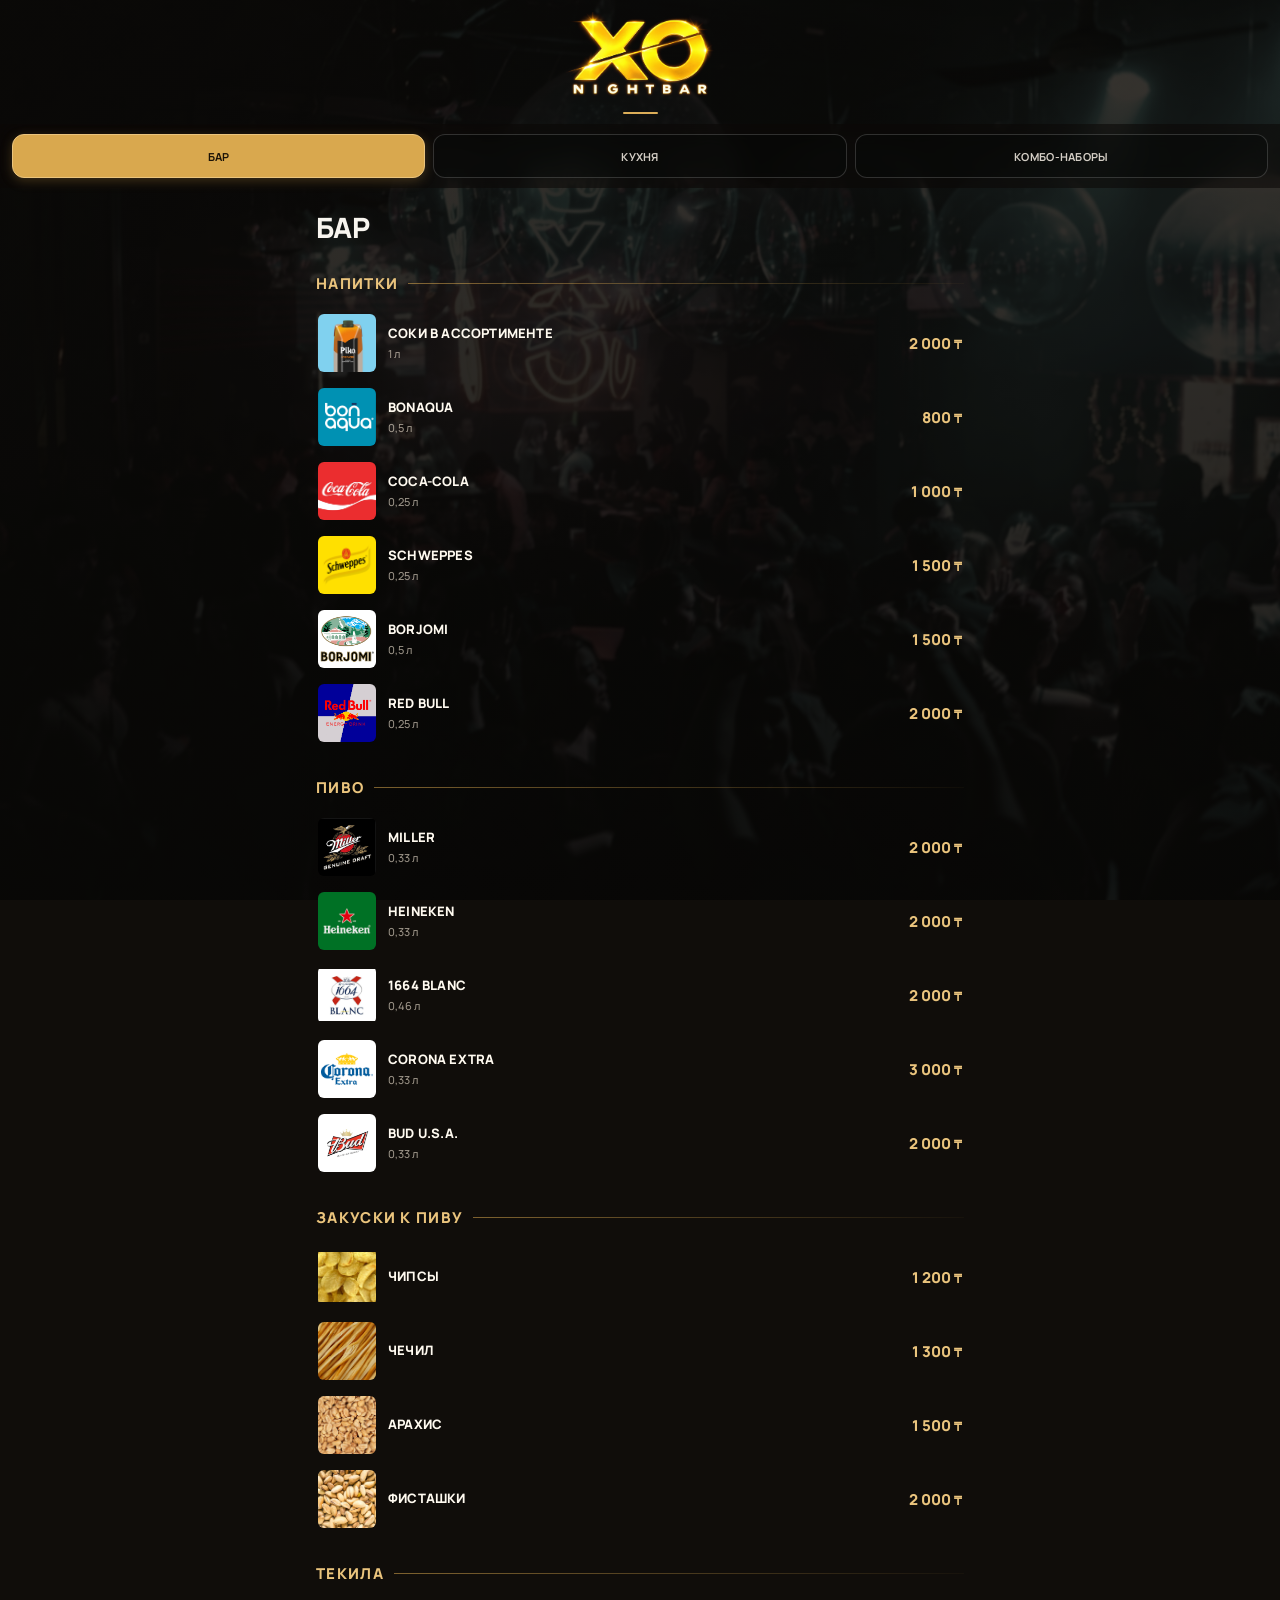
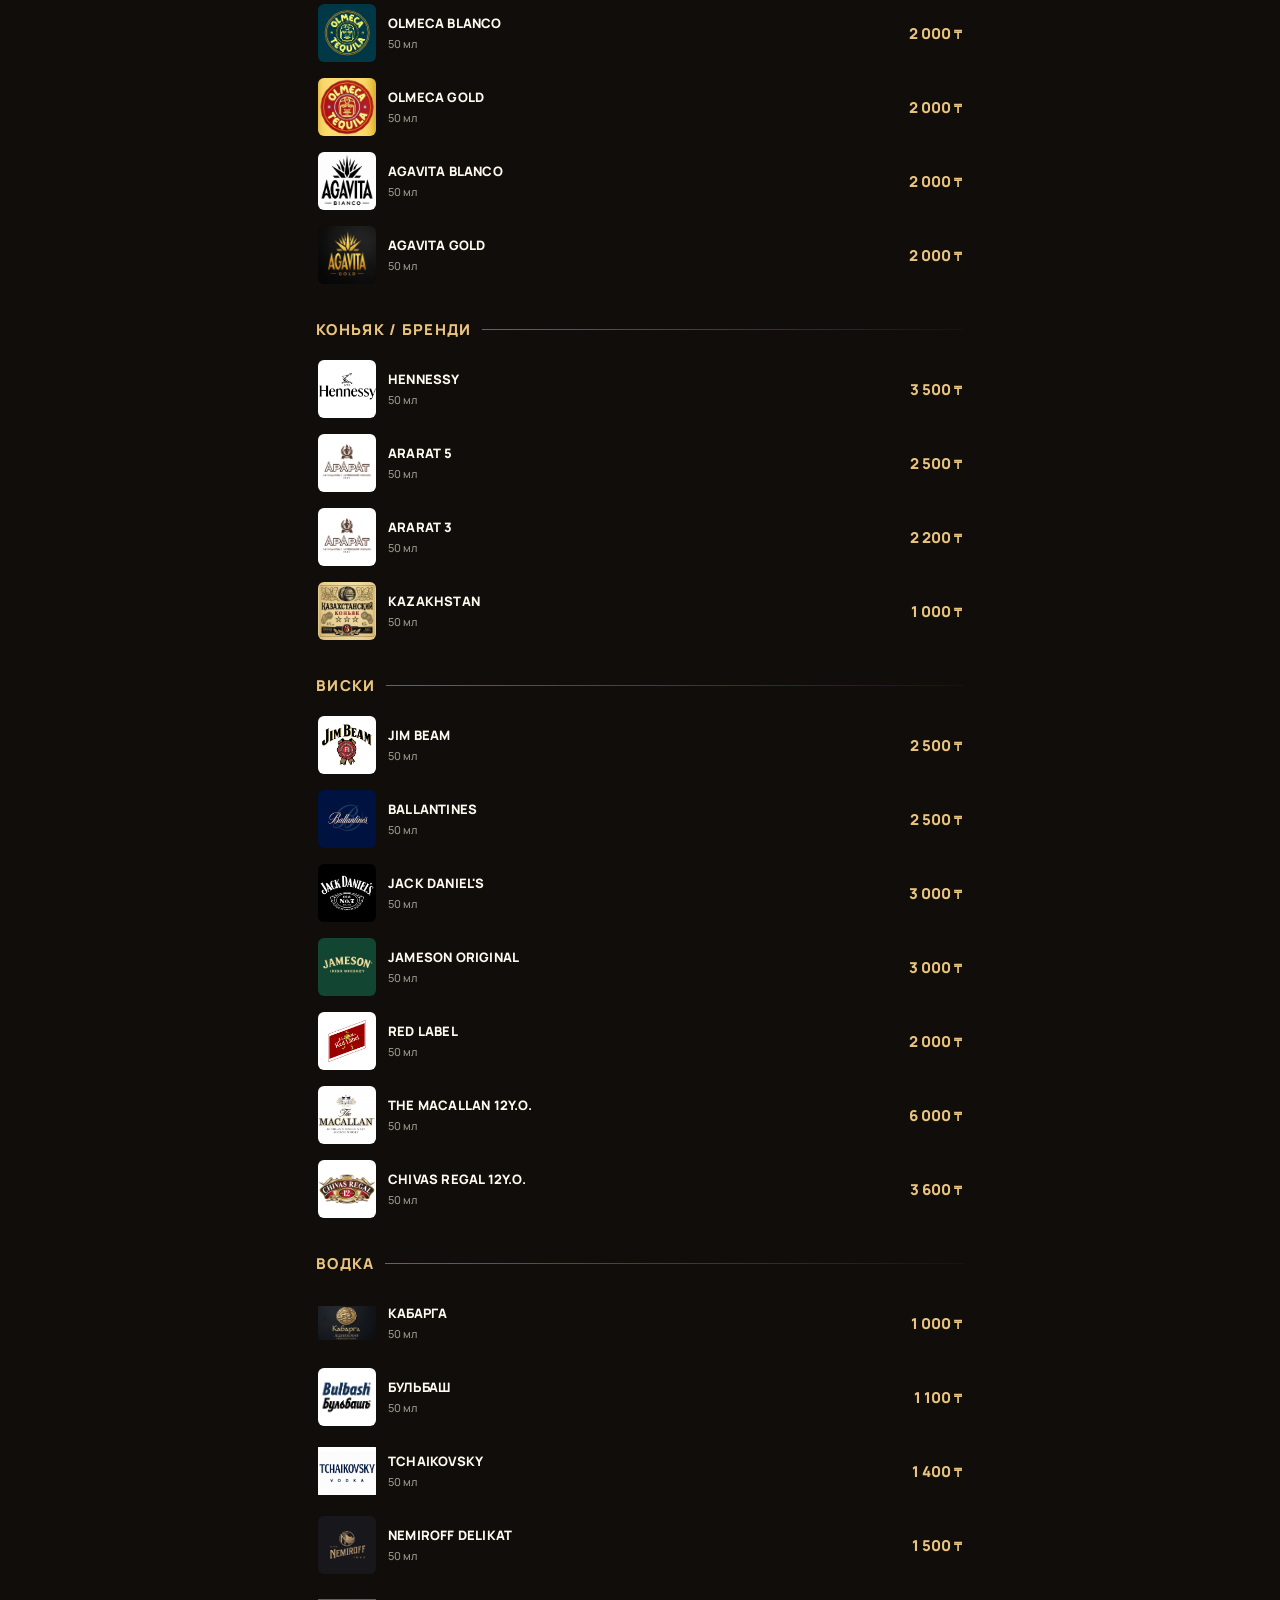
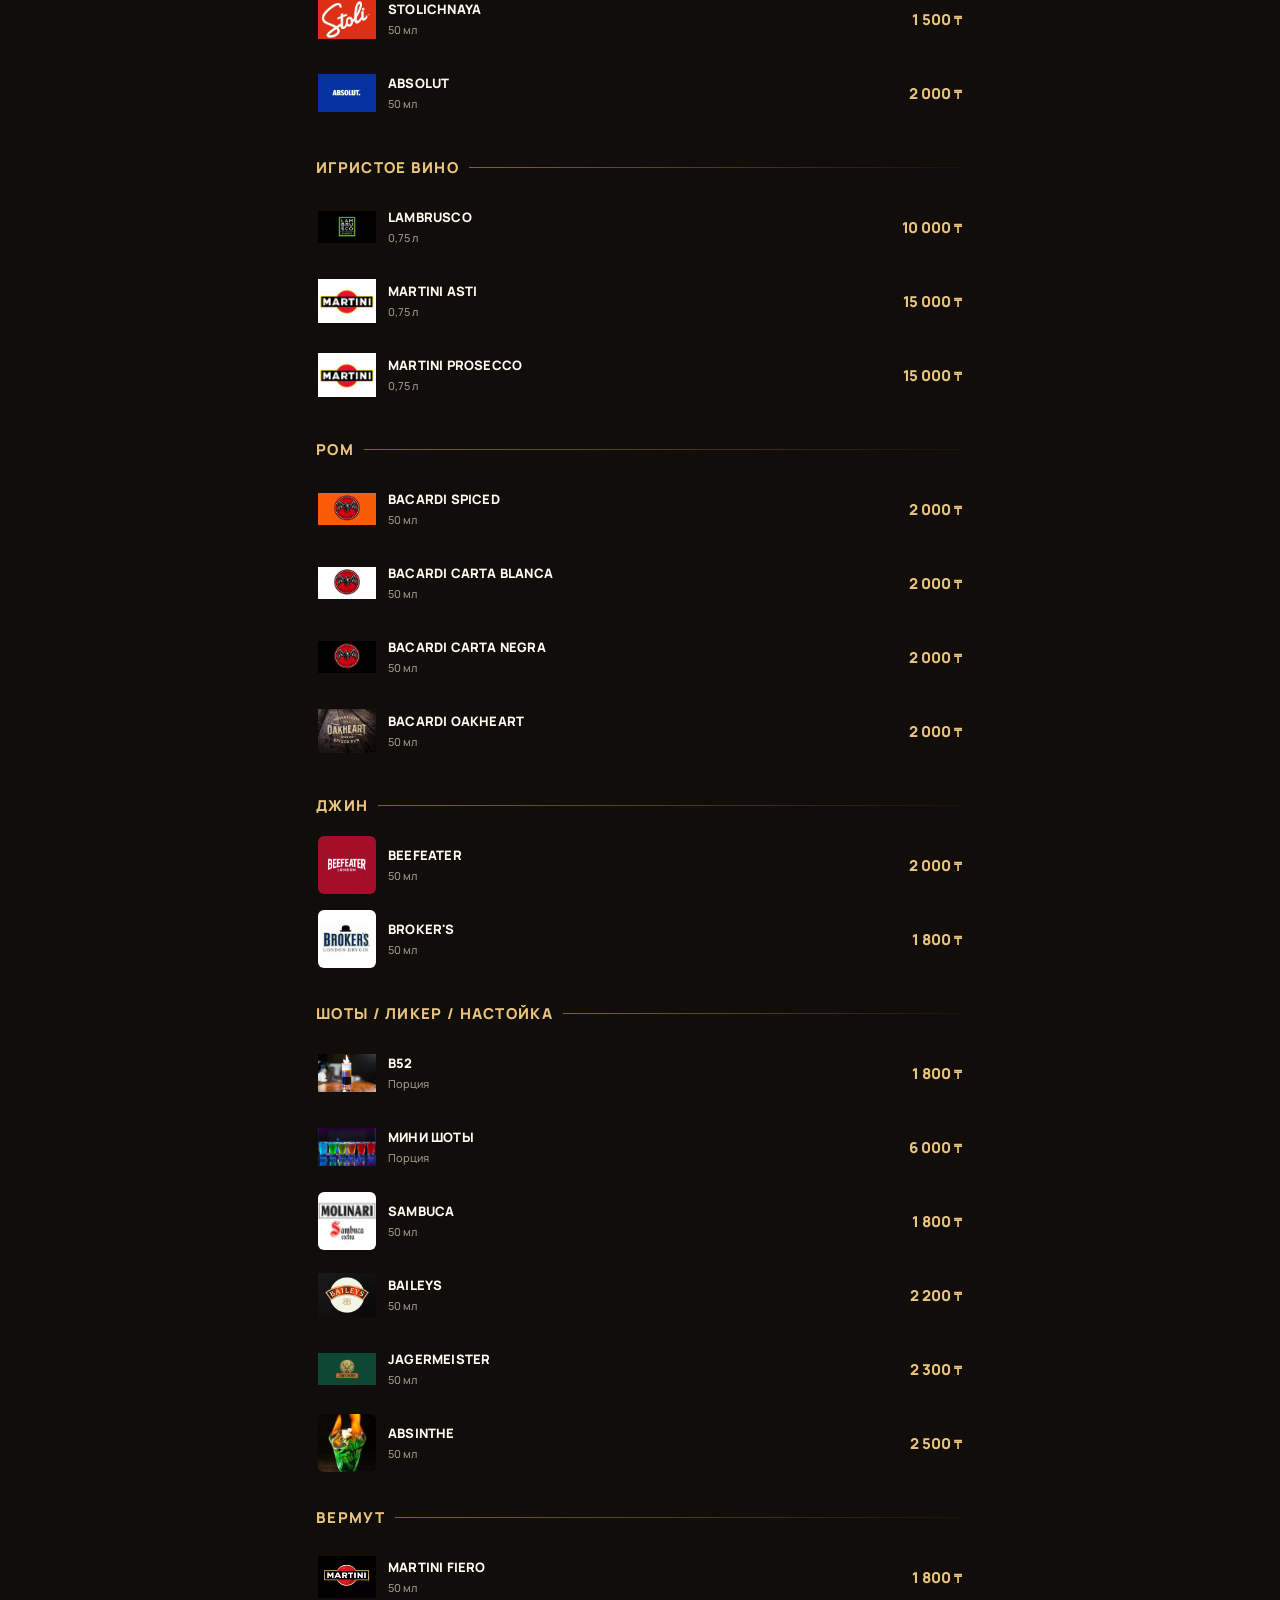
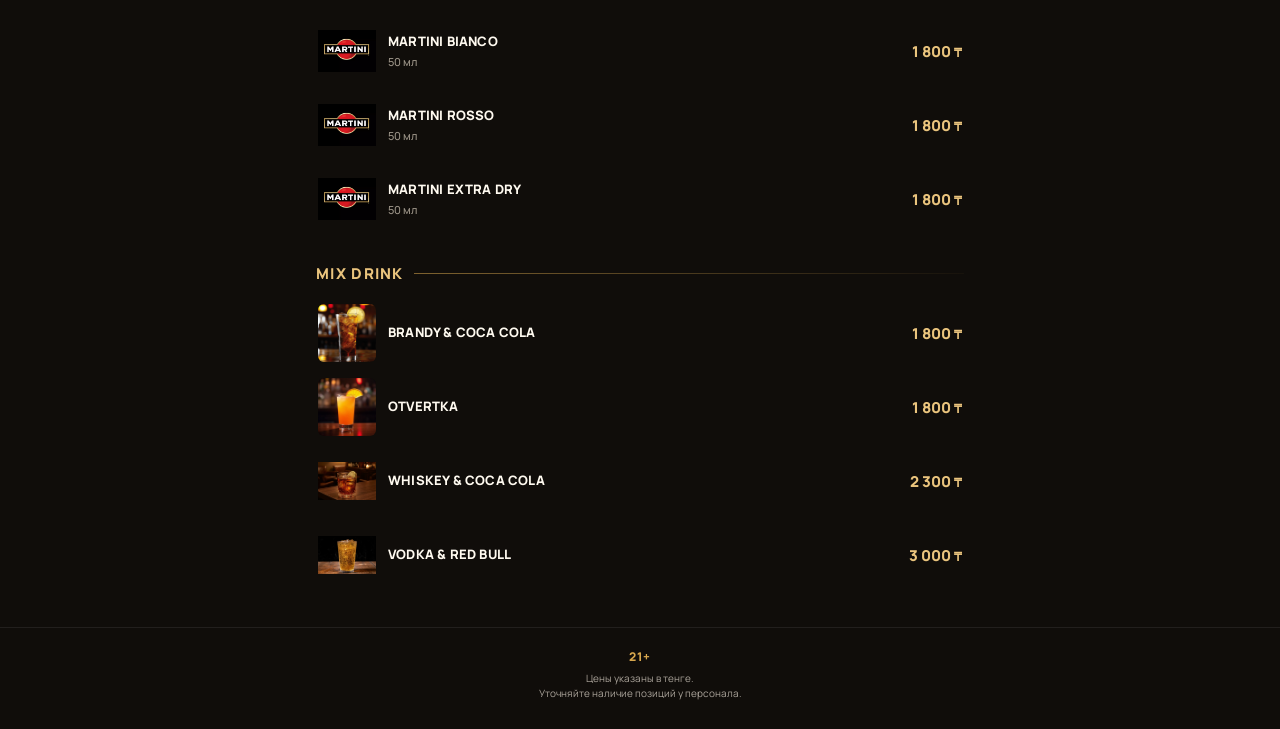
<file: menuxorus.html>
<!DOCTYPE html>
<html lang="ru">
<head>
    <meta charset="UTF-8">
    <meta name="viewport" content="width=device-width, initial-scale=1.0">
    <meta name="theme-color" content="#100d0a">

    <title>X.O. NIGHTBAR — Меню</title>

    <link rel="preconnect" href="https://fonts.googleapis.com">
    <link rel="preconnect" href="https://fonts.gstatic.com" crossorigin>
    <link href="https://fonts.googleapis.com/css2?family=Manrope:wght@400;500;600;700;800&display=swap" rel="stylesheet">

<style>
:root {
    --gold: #d9a84e;
    --gold-light: #eac47d;
    --background: #100d0a;
    --text: #f8f5ef;
    --muted: #aaa39a;
    --border: rgba(255, 255, 255, 0.16);
}

* {
    box-sizing: border-box;
    margin: 0;
    padding: 0;
}

html {
    scroll-behavior: smooth;
    scroll-padding-top: 80px;
}

body {
    min-height: 100vh;
    font-family: "Manrope", sans-serif;
    color: var(--text);
    background-color: var(--background);
    position: relative;
    isolation: isolate;
}

/* ФОН: ТЁМНАЯ БРОНЗОВАЯ ГАММА */

body::before {
    content: "";
    position: fixed;
    inset: 0;
    z-index: -1;

    background:
        linear-gradient(
            rgba(12, 9, 6, 0.76),
            rgba(12, 9, 6, 0.88)
        ),
        linear-gradient(
            135deg,
            rgba(126, 83, 35, 0.12),
            transparent 60%
        ),
        url("images/402.jpg");

    background-size: cover;
    background-position: center center;
    background-repeat: no-repeat;

    filter: saturate(0.45) sepia(0.28) brightness(0.72);

    pointer-events: none;
}

button {
    font: inherit;
}

/* ЛОГОТИП */

.top {
    display: flex;
    flex-direction: column;
    align-items: center;
    padding: 12px 16px 10px;
    background: transparent;
    mix-blend-mode: screen;
}

.club-logo {
    display: block;
    width: min(180px, 55%);
    max-height: 90px;
    object-fit: contain;
    background: transparent;
    border: none;
    box-shadow: none;
}

.gold-line {
    width: 35px;
    height: 2px;
    margin-top: 10px;
    background: var(--gold);
    border-radius: 2px;
}

/* НАВИГАЦИЯ */

.navigation {
    position: sticky;
    top: 0;
    z-index: 100;

    display: flex;
    gap: 8px;
    padding: 10px 12px;

    background: rgba(12, 9, 6, 0.55);
    backdrop-filter: blur(12px);
    -webkit-backdrop-filter: blur(12px);
}

.nav-button {
    flex: 1;
    min-width: 0;
    min-height: 44px;
    padding: 11px 8px;

    color: #d4cec5;
    background: rgba(7, 9, 10, 0.35);
    border: 1px solid var(--border);
    border-radius: 12px;

    font-size: 11px;
    font-weight: 700;
    text-transform: uppercase;
    letter-spacing: 0.3px;

    cursor: pointer;

    transition:
        background 0.2s,
        color 0.2s,
        border-color 0.2s,
        transform 0.1s;
}

.nav-button:active {
    transform: scale(0.97);
}

.nav-button.active {
    color: #1a1207;
    background: var(--gold);
    border-color: var(--gold-light);
    box-shadow: 0 3px 12px rgba(217, 168, 78, 0.25);
}

/* ОСНОВНОЙ КОНТЕНТ */

main {
    width: 100%;
    max-width: 680px;
    margin: 0 auto;
    padding: 12px 12px 35px;
}

.menu-section {
    display: none;
    animation: appear 0.25s ease;
}

.menu-section.active {
    display: block;
}

@keyframes appear {
    from {
        opacity: 0;
        transform: translateY(4px);
    }

    to {
        opacity: 1;
        transform: translateY(0);
    }
}

.section-heading {
    margin: 8px 0 16px;
}

.section-heading h1 {
    font-size: 28px;
    font-weight: 800;
    text-transform: uppercase;
    letter-spacing: 0.5px;
}

/* КАТЕГОРИИ */

.category {
    margin-top: 22px;
}

.category-title {
    display: flex;
    align-items: center;
    gap: 10px;

    margin-bottom: 13px;

    color: var(--gold-light);
    font-size: 14px;
    font-weight: 800;
    letter-spacing: 1px;
    text-transform: uppercase;
}

.category-title::after {
    content: "";
    flex: 1;
    height: 1px;

    background: linear-gradient(
        to right,
        rgba(217, 168, 78, 0.55),
        rgba(217, 168, 78, 0.04)
    );
}

/* ==================================
   КУХНЯ — БОЛЬШИЕ КАРТОЧКИ
================================== */

.product {
    display: flex;
    align-items: center;
    gap: 14px;

    min-height: 105px;
    margin-bottom: 12px;
    padding: 10px 14px;

    background: rgba(7, 9, 10, 0.38);
    border: 1px solid rgba(255, 255, 255, 0.16);
    border-radius: 16px;

    backdrop-filter: blur(10px);
    -webkit-backdrop-filter: blur(10px);

    box-shadow: 0 5px 18px rgba(0, 0, 0, 0.12);
}

.product-image {
    flex-shrink: 0;

    width: 120px;
    height: 85px;

    object-fit: cover;
    object-position: center;

    border-radius: 12px;
    background: rgba(255, 255, 255, 0.06);
}

.product-info {
    flex: 1;
    min-width: 0;

    display: flex;
    flex-direction: column;
    justify-content: center;
}

.product-name {
    color: var(--text);
    font-size: 13px;
    font-weight: 700;
    line-height: 1.35;
    text-transform: uppercase;
    overflow-wrap: anywhere;
}

.product-description {
    margin-top: 3px;
    color: var(--muted);
    font-size: 11px;
    line-height: 1.3;
}

.product-volume {
    margin-top: 4px;
    color: #aaa39a;
    font-size: 11px;
}

.product-price {
    flex-shrink: 0;
    margin-left: auto;
    padding-left: 10px;

    color: var(--gold);
    font-size: 15px;
    font-weight: 800;
    letter-spacing: -0.2px;

    white-space: nowrap;
    text-align: right;
}

.price-unit {
    font-size: 12px;
    margin-left: 1px;
}

/* ==================================
   БАР — КОМПАКТНЫЙ ФОРМАТ
================================== */

.bar-section .category {
    margin-top: 27px;
}

.bar-section .category-title {
    margin-bottom: 12px;
    font-size: 15px;
    letter-spacing: 1.3px;
}

.bar-section .product {
    display: flex;
    align-items: center;
    gap: 12px;

    min-height: 0;
    margin-bottom: 0;
    padding: 8px 2px;

    background: transparent;
    border: none;
    border-radius: 0;

    backdrop-filter: none;
    -webkit-backdrop-filter: none;

    box-shadow: none;
}

.bar-section .product-image {
    flex-shrink: 0;

    width: 54px;
    height: 54px;

    object-fit: contain;
    object-position: center;

    border-radius: 6px;
    background: transparent;
}

.bar-section .product-info {
    flex: 1;
    min-width: 0;
}

.bar-section .product-name {
    color: #fffaf0;
    font-size: 13px;
    font-weight: 800;
    line-height: 1.35;
    letter-spacing: 0.2px;
}

.bar-section .product-description {
    display: none;
}

.bar-section .product-volume {
    margin-top: 3px;
    color: rgba(230, 220, 203, 0.65);
    font-size: 11px;
    font-weight: 500;
}

.bar-section .product-price {
    flex-shrink: 0;

    margin-left: auto;
    padding-left: 5px;

    color: var(--gold-light);
    font-size: 15px;
    font-weight: 800;

    white-space: nowrap;
}

.bar-section .product + .product {
    border-top: none;
}

/* ПОДВАЛ */

footer {
    padding: 20px 15px 28px;
    text-align: center;
    border-top: 1px solid rgba(255, 255, 255, 0.08);
}

.age {
    color: var(--gold);
    font-size: 12px;
    font-weight: 800;
    letter-spacing: 1px;
}

.footer-text {
    margin-top: 6px;
    color: var(--muted);
    font-size: 10px;
    line-height: 1.5;
}

/* МАЛЕНЬКИЕ ЭКРАНЫ */

@media (max-width: 380px) {
    .nav-button {
        font-size: 10px;
        padding: 10px 4px;
        border-radius: 10px;
    }

    .product {
        gap: 9px;
        min-height: 88px;
        padding: 8px;
        border-radius: 14px;
    }

    .product-image {
        width: 95px;
        height: 70px;
        border-radius: 10px;
    }

    .product-name {
        font-size: 12px;
    }

    .product-price {
        font-size: 13px;
    }

    .product-description,
    .product-volume {
        font-size: 10px;
    }

    .bar-section .product {
        gap: 9px;
        padding: 7px 1px;
    }

    .bar-section .product-image {
        width: 46px;
        height: 46px;
    }

    .bar-section .product-name {
        font-size: 12px;
    }

    .bar-section .product-price {
        font-size: 13px;
    }

    .bar-section .product-volume {
        font-size: 10px;
    }
}

/* БОЛЬШИЕ ЭКРАНЫ */

@media (min-width: 600px) {
    main {
        padding-right: 16px;
        padding-left: 16px;
    }

    .product {
        min-height: 115px;
    }

    .product-image {
        width: 130px;
        height: 90px;
    }

    .product-name {
        font-size: 14px;
    }

    .bar-section .product-image {
        width: 58px;
        height: 58px;
    }
}
</style>
</head>

<body>

    <!-- ЛОГОТИП -->
    <header class="top">
        <img
            class="club-logo"
            src="images/xologo.png"
            alt="X.O. NIGHTBAR"
        >
        <div class="gold-line"></div>
    </header>

    <!-- НАВИГАЦИЯ -->
    <nav class="navigation" aria-label="Разделы меню">
        <button
            class="nav-button active"
            type="button"
            data-section="bar"
            aria-selected="true"
        >
            Бар
        </button>

        <button
            class="nav-button"
            type="button"
            data-section="kitchen"
            aria-selected="false"
        >
            Кухня
        </button>

        <button
            class="nav-button"
            type="button"
            data-section="combos"
            aria-selected="false"
        >
            Комбо-наборы
        </button>
    </nav>

    <main>

        <!-- ================= БАР ================= -->
        <section class="menu-section bar-section active" id="bar">
            <div class="section-heading">
                <h1>Бар</h1>
            </div>

            <div class="category">
                <h2 class="category-title">Напитки</h2>

                <article class="product">
                    <img class="product-image" src="images/piko.jpg" alt="Соки в ассортименте" loading="lazy">
                    <div class="product-info">
                        <h3 class="product-name">Соки в ассортименте</h3>
                        <div class="product-volume">1 л</div>
                    </div>
                    <div class="product-price">2 000 <span class="price-unit">₸</span></div>
                </article>

                <article class="product">
                    <img class="product-image" src="images/bonaqua.png" alt="Bonaqua" loading="lazy">
                    <div class="product-info">
                        <h3 class="product-name">Bonaqua</h3>
                        <div class="product-volume">0,5 л</div>
                    </div>
                    <div class="product-price">800 <span class="price-unit">₸</span></div>
                </article>

                <article class="product">
                    <img class="product-image" src="images/cocacola.jpg" alt="Coca-Cola" loading="lazy">
                    <div class="product-info">
                        <h3 class="product-name">Coca-Cola</h3>
                        <div class="product-volume">0,25 л</div>
                    </div>
                    <div class="product-price">1 000 <span class="price-unit">₸</span></div>
                </article>

                <article class="product">
                    <img class="product-image" src="images/schweppes.webp" alt="Schweppes" loading="lazy">
                    <div class="product-info">
                        <h3 class="product-name">Schweppes</h3>
                        <div class="product-volume">0,25 л</div>
                    </div>
                    <div class="product-price">1 500 <span class="price-unit">₸</span></div>
                </article>

                <article class="product">
                    <img class="product-image" src="images/borjomi.png" alt="Borjomi" loading="lazy">
                    <div class="product-info">
                        <h3 class="product-name">Borjomi</h3>
                        <div class="product-volume">0,5 л</div>
                    </div>
                    <div class="product-price">1 500 <span class="price-unit">₸</span></div>
                </article>

                <article class="product">
                    <img class="product-image" src="images/redbull.jpg" alt="Red Bull" loading="lazy">
                    <div class="product-info">
                        <h3 class="product-name">Red Bull</h3>
                        <div class="product-volume">0,25 л</div>
                    </div>
                    <div class="product-price">2 000 <span class="price-unit">₸</span></div>
                </article>
            </div>

    <!-- ПИВО -->
    <div class="category">
        <h2 class="category-title">Пиво</h2>

        <article class="product">
            <img class="product-image" src="images/miller.jpg" alt="Miller" loading="lazy">
            <div class="product-info">
                <h3 class="product-name">Miller</h3>
                <div class="product-volume">0,33 л</div>
            </div>
            <div class="product-price">2 000 <span class="price-unit">₸</span></div>
        </article>

        <article class="product">
            <img class="product-image" src="images/heineken.png" alt="Heineken" loading="lazy">
            <div class="product-info">
                <h3 class="product-name">Heineken</h3>
                <div class="product-volume">0,33 л</div>
            </div>
            <div class="product-price">2 000 <span class="price-unit">₸</span></div>
        </article>

        <article class="product">
            <img class="product-image" src="images/kron.jpg" alt="1664 Blanc" loading="lazy">
            <div class="product-info">
                <h3 class="product-name">1664 Blanc</h3>
                <div class="product-volume">0,46 л</div>
            </div>
            <div class="product-price">2 000 <span class="price-unit">₸</span></div>
        </article>

        <article class="product">
            <img class="product-image" src="images/corona.png" alt="Corona Extra" loading="lazy">
            <div class="product-info">
                <h3 class="product-name">Corona Extra</h3>
                <div class="product-volume">0,33 л</div>
            </div>
            <div class="product-price">3 000 <span class="price-unit">₸</span></div>
        </article>

        <article class="product">
            <img class="product-image" src="images/bud.jpg" alt="Bud U.S.A." loading="lazy">
            <div class="product-info">
                <h3 class="product-name">Bud U.S.A.</h3>
                <div class="product-volume">0,33 л</div>
            </div>
            <div class="product-price">2 000 <span class="price-unit">₸</span></div>
        </article>
    </div>

    <!-- ЗАКУСКИ К ПИВУ -->
    <div class="category">
        <h2 class="category-title">Закуски к пиву</h2>

        <article class="product">
            <img class="product-image" src="images/chips.jpg" alt="Чипсы" loading="lazy">
            <div class="product-info">
                <h3 class="product-name">Чипсы</h3>
            </div>
            <div class="product-price">1 200 <span class="price-unit">₸</span></div>
        </article>

        <article class="product">
            <img class="product-image" src="images/chechil.png" alt="Чечил" loading="lazy">
            <div class="product-info">
                <h3 class="product-name">Чечил</h3>
            </div>
            <div class="product-price">1 300 <span class="price-unit">₸</span></div>
        </article>

        <article class="product">
            <img class="product-image" src="images/arahis.jpg" alt="Арахис" loading="lazy">
            <div class="product-info">
                <h3 class="product-name">Арахис</h3>
            </div>
            <div class="product-price">1 500 <span class="price-unit">₸</span></div>
        </article>

        <article class="product">
            <img class="product-image" src="images/pistachios.jpg" alt="Фисташки" loading="lazy">
            <div class="product-info">
                <h3 class="product-name">Фисташки</h3>
            </div>
            <div class="product-price">2 000 <span class="price-unit">₸</span></div>
        </article>
    </div>

    <!-- ТЕКИЛА -->
    <div class="category">
        <h2 class="category-title">Текила</h2>

        <article class="product">
            <img class="product-image" src="images/olmecasilver.png" alt="Olmeca Blanco" loading="lazy">
            <div class="product-info">
                <h3 class="product-name">Olmeca Blanco</h3>
                <div class="product-volume">50 мл</div>
            </div>
            <div class="product-price">2 000 <span class="price-unit">₸</span></div>
        </article>

        <article class="product">
            <img class="product-image" src="images/olmecagold.jpg" alt="Olmeca Gold" loading="lazy">
            <div class="product-info">
                <h3 class="product-name">Olmeca Gold</h3>
                <div class="product-volume">50 мл</div>
            </div>
            <div class="product-price">2 000 <span class="price-unit">₸</span></div>
        </article>

        <article class="product">
            <img class="product-image" src="images/agavita.png" alt="Agavita Blanco" loading="lazy">
            <div class="product-info">
                <h3 class="product-name">Agavita Blanco</h3>
                <div class="product-volume">50 мл</div>
            </div>
            <div class="product-price">2 000 <span class="price-unit">₸</span></div>
        </article>

        <article class="product">
            <img class="product-image" src="images/agavitagold.jpg" alt="Agavita Gold" loading="lazy">
            <div class="product-info">
                <h3 class="product-name">Agavita Gold</h3>
                <div class="product-volume">50 мл</div>
            </div>
            <div class="product-price">2 000 <span class="price-unit">₸</span></div>
        </article>
    </div>

    <!-- КОНЬЯК / БРЕНДИ -->
    <div class="category">
        <h2 class="category-title">Коньяк / Бренди</h2>

        <article class="product">
            <img class="product-image" src="images/hennessy.png" alt="Hennessy" loading="lazy">
            <div class="product-info">
                <h3 class="product-name">Hennessy</h3>
                <div class="product-volume">50 мл</div>
            </div>
            <div class="product-price">3 500 <span class="price-unit">₸</span></div>
        </article>

        <article class="product">
            <img class="product-image" src="images/ararat.jpg" alt="Ararat 5" loading="lazy">
            <div class="product-info">
                <h3 class="product-name">Ararat 5</h3>
                <div class="product-volume">50 мл</div>
            </div>
            <div class="product-price">2 500 <span class="price-unit">₸</span></div>
        </article>

        <article class="product">
            <img class="product-image" src="images/ararat.jpg" alt="Ararat 3" loading="lazy">
            <div class="product-info">
                <h3 class="product-name">Ararat 3</h3>
                <div class="product-volume">50 мл</div>
            </div>
            <div class="product-price">2 200 <span class="price-unit">₸</span></div>
        </article>

        <article class="product">
            <img class="product-image" src="images/kazakhstan.webp" alt="Kazakhstan" loading="lazy">
            <div class="product-info">
                <h3 class="product-name">Kazakhstan</h3>
                <div class="product-volume">50 мл</div>
            </div>
            <div class="product-price">1 000 <span class="price-unit">₸</span></div>
        </article>
    </div>

    <!-- ВИСКИ -->
    <div class="category">
        <h2 class="category-title">Виски</h2>

        <article class="product">
            <img class="product-image" src="images/jimbeam.png" alt="Jim Beam" loading="lazy">
            <div class="product-info">
                <h3 class="product-name">Jim Beam</h3>
                <div class="product-volume">50 мл</div>
            </div>
            <div class="product-price">2 500 <span class="price-unit">₸</span></div>
        </article>

        <article class="product">
            <img class="product-image" src="images/ballantines.jpg" alt="Ballantines" loading="lazy">
            <div class="product-info">
                <h3 class="product-name">Ballantines</h3>
                <div class="product-volume">50 мл</div>
            </div>
            <div class="product-price">2 500 <span class="price-unit">₸</span></div>
        </article>

        <article class="product">
            <img class="product-image" src="images/jackdaniels.jpg" alt="Jack Daniel's" loading="lazy">
            <div class="product-info">
                <h3 class="product-name">Jack Daniel's</h3>
                <div class="product-volume">50 мл</div>
            </div>
            <div class="product-price">3 000 <span class="price-unit">₸</span></div>
        </article>

        <article class="product">
            <img class="product-image" src="images/jameson.jpg" alt="Jameson Original" loading="lazy">
            <div class="product-info">
                <h3 class="product-name">Jameson Original</h3>
                <div class="product-volume">50 мл</div>
            </div>
            <div class="product-price">3 000 <span class="price-unit">₸</span></div>
        </article>

        <article class="product">
            <img class="product-image" src="images/redlabel.png" alt="Red Label" loading="lazy">
            <div class="product-info">
                <h3 class="product-name">Red Label</h3>
                <div class="product-volume">50 мл</div>
            </div>
            <div class="product-price">2 000 <span class="price-unit">₸</span></div>
        </article>

        <article class="product">
            <img class="product-image" src="images/macallan.png" alt="The Macallan 12Y.O." loading="lazy">
            <div class="product-info">
                <h3 class="product-name">The Macallan 12Y.O.</h3>
                <div class="product-volume">50 мл</div>
            </div>
            <div class="product-price">6 000 <span class="price-unit">₸</span></div>
        </article>

        <article class="product">
            <img class="product-image" src="images/chivas.jpg" alt="Chivas Regal 12Y.O." loading="lazy">
            <div class="product-info">
                <h3 class="product-name">Chivas Regal 12Y.O.</h3>
                <div class="product-volume">50 мл</div>
            </div>
            <div class="product-price">3 600 <span class="price-unit">₸</span></div>
        </article>
    </div>

    <!-- ВОДКА -->
    <div class="category">
        <h2 class="category-title">Водка</h2>

        <article class="product">
            <img class="product-image" src="images/kabarga.jpg" alt="Кабарга" loading="lazy">
            <div class="product-info">
                <h3 class="product-name">Кабарга</h3>
                <div class="product-volume">50 мл</div>
            </div>
            <div class="product-price">1 000 <span class="price-unit">₸</span></div>
        </article>

        <article class="product">
            <img class="product-image" src="images/bulbash.png" alt="Бульбаш" loading="lazy">
            <div class="product-info">
                <h3 class="product-name">Бульбаш</h3>
                <div class="product-volume">50 мл</div>
            </div>
            <div class="product-price">1 100 <span class="price-unit">₸</span></div>
        </article>

        <article class="product">
            <img class="product-image" src="images/tchaikovsky.png" alt="Tchaikovsky" loading="lazy">
            <div class="product-info">
                <h3 class="product-name">Tchaikovsky</h3>
                <div class="product-volume">50 мл</div>
            </div>
            <div class="product-price">1 400 <span class="price-unit">₸</span></div>
        </article>

        <article class="product">
            <img class="product-image" src="images/nemiroff.png" alt="Nemiroff Delikat" loading="lazy">
            <div class="product-info">
                <h3 class="product-name">Nemiroff Delikat</h3>
                <div class="product-volume">50 мл</div>
            </div>
            <div class="product-price">1 500 <span class="price-unit">₸</span></div>
        </article>

        <article class="product">
            <img class="product-image" src="images/stoli.jpg" alt="Stolichnaya" loading="lazy">
            <div class="product-info">
                <h3 class="product-name">Stolichnaya</h3>
                <div class="product-volume">50 мл</div>
            </div>
            <div class="product-price">1 500 <span class="price-unit">₸</span></div>
        </article>

        <article class="product">
            <img class="product-image" src="images/abs.jpg" alt="Absolut" loading="lazy">
            <div class="product-info">
                <h3 class="product-name">Absolut</h3>
                <div class="product-volume">50 мл</div>
            </div>
            <div class="product-price">2 000 <span class="price-unit">₸</span></div>
        </article>
    </div>

    <!-- ИГРИСТОЕ ВИНО -->
    <div class="category">
        <h2 class="category-title">Игристое вино</h2>

        <article class="product">
            <img class="product-image" src="images/lambb.jpg" alt="Lambrusco" loading="lazy">
            <div class="product-info">
                <h3 class="product-name">Lambrusco</h3>
                <div class="product-volume">0,75 л</div>
            </div>
            <div class="product-price">10 000 <span class="price-unit">₸</span></div>
        </article>

        <article class="product">
            <img class="product-image" src="images/martini_logo.webp" alt="Martini Asti" loading="lazy">
            <div class="product-info">
                <h3 class="product-name">Martini Asti</h3>
                <div class="product-volume">0,75 л</div>
            </div>
            <div class="product-price">15 000 <span class="price-unit">₸</span></div>
        </article>

        <article class="product">
            <img class="product-image" src="images/martini_logo.webp" alt="Martini Prosecco" loading="lazy">
            <div class="product-info">
                <h3 class="product-name">Martini Prosecco</h3>
                <div class="product-volume">0,75 л</div>
            </div>
            <div class="product-price">15 000 <span class="price-unit">₸</span></div>
        </article>
    </div>

    <!-- РОМ -->
    <div class="category">
        <h2 class="category-title">Ром</h2>

        <article class="product">
            <img class="product-image" src="images/spiced.jpg" alt="Bacardi Spiced" loading="lazy">
            <div class="product-info">
                <h3 class="product-name">Bacardi Spiced</h3>
                <div class="product-volume">50 мл</div>
            </div>
            <div class="product-price">2 000 <span class="price-unit">₸</span></div>
        </article>

        <article class="product">
            <img class="product-image" src="images/bianco.jpg" alt="Bacardi Carta Blanca" loading="lazy">
            <div class="product-info">
                <h3 class="product-name">Bacardi Carta Blanca</h3>
                <div class="product-volume">50 мл</div>
            </div>
            <div class="product-price">2 000 <span class="price-unit">₸</span></div>
        </article>

        <article class="product">
            <img class="product-image" src="images/negra.jpg" alt="Bacardi Carta Negra" loading="lazy">
            <div class="product-info">
                <h3 class="product-name">Bacardi Carta Negra</h3>
                <div class="product-volume">50 мл</div>
            </div>
            <div class="product-price">2 000 <span class="price-unit">₸</span></div>
        </article>

        <article class="product">
            <img class="product-image" src="images/oakheart.jpg" alt="Bacardi Oakheart" loading="lazy">
            <div class="product-info">
                <h3 class="product-name">Bacardi Oakheart</h3>
                <div class="product-volume">50 мл</div>
            </div>
            <div class="product-price">2 000 <span class="price-unit">₸</span></div>
        </article>
    </div>

    <!-- ДЖИН -->
    <div class="category">
        <h2 class="category-title">Джин</h2>

        <article class="product">
            <img class="product-image" src="images/beefeater.webp" alt="Beefeater" loading="lazy">
            <div class="product-info">
                <h3 class="product-name">Beefeater</h3>
                <div class="product-volume">50 мл</div>
            </div>
            <div class="product-price">2 000 <span class="price-unit">₸</span></div>
        </article>

        <article class="product">
            <img class="product-image" src="images/broker.jpg" alt="Broker's" loading="lazy">
            <div class="product-info">
                <h3 class="product-name">Broker's</h3>
                <div class="product-volume">50 мл</div>
            </div>
            <div class="product-price">1 800 <span class="price-unit">₸</span></div>
        </article>
    </div>

    <!-- ШОТЫ / ЛИКЕР / НАСТОЙКА -->
    <div class="category">
        <h2 class="category-title">Шоты / Ликер / Настойка</h2>

        <article class="product">
            <img class="product-image" src="images/b52.jpg" alt="B52" loading="lazy">
            <div class="product-info">
                <h3 class="product-name">B52</h3>
                <div class="product-volume">Порция</div>
            </div>
            <div class="product-price">1 800 <span class="price-unit">₸</span></div>
        </article>

        <article class="product">
            <img class="product-image" src="images/shots.jpg" alt="Мини Шоты" loading="lazy">
            <div class="product-info">
                <h3 class="product-name">Мини Шоты</h3>
                <div class="product-volume">Порция</div>
            </div>
            <div class="product-price">6 000 <span class="price-unit">₸</span></div>
        </article>

        <article class="product">
            <img class="product-image" src="images/sambuca.jpg" alt="Sambuca" loading="lazy">
            <div class="product-info">
                <h3 class="product-name">Sambuca</h3>
                <div class="product-volume">50 мл</div>
            </div>
            <div class="product-price">1 800 <span class="price-unit">₸</span></div>
        </article>

        <article class="product">
            <img class="product-image" src="images/baileys.jpg" alt="Baileys" loading="lazy">
            <div class="product-info">
                <h3 class="product-name">Baileys</h3>
                <div class="product-volume">50 мл</div>
            </div>
            <div class="product-price">2 200 <span class="price-unit">₸</span></div>
        </article>

        <article class="product">
            <img class="product-image" src="images/jager.jpg" alt="Jagermeister" loading="lazy">
            <div class="product-info">
                <h3 class="product-name">Jagermeister</h3>
                <div class="product-volume">50 мл</div>
            </div>
            <div class="product-price">2 300 <span class="price-unit">₸</span></div>
        </article>

        <article class="product">
            <img class="product-image" src="images/absinthe.jpg" alt="Absinthe" loading="lazy">
            <div class="product-info">
                <h3 class="product-name">Absinthe</h3>
                <div class="product-volume">50 мл</div>
            </div>
            <div class="product-price">2 500 <span class="price-unit">₸</span></div>
        </article>
    </div>

    <!-- ВЕРМУТ -->
    <div class="category">
        <h2 class="category-title">Вермут</h2>

        <article class="product">
            <img class="product-image" src="images/vermouth.png" alt="Martini Fiero" loading="lazy">
            <div class="product-info">
                <h3 class="product-name">Martini Fiero</h3>
                <div class="product-volume">50 мл</div>
            </div>
            <div class="product-price">1 800 <span class="price-unit">₸</span></div>
        </article>

        <article class="product">
            <img class="product-image" src="images/vermouth.png" alt="Martini Bianco" loading="lazy">
            <div class="product-info">
                <h3 class="product-name">Martini Bianco</h3>
                <div class="product-volume">50 мл</div>
            </div>
            <div class="product-price">1 800 <span class="price-unit">₸</span></div>
        </article>

        <article class="product">
            <img class="product-image" src="images/vermouth.png" alt="Martini Rosso" loading="lazy">
            <div class="product-info">
                <h3 class="product-name">Martini Rosso</h3>
                <div class="product-volume">50 мл</div>
            </div>
            <div class="product-price">1 800 <span class="price-unit">₸</span></div>
        </article>

        <article class="product">
            <img class="product-image" src="images/vermouth.png" alt="Martini Extra Dry" loading="lazy">
            <div class="product-info">
                <h3 class="product-name">Martini Extra Dry</h3>
                <div class="product-volume">50 мл</div>
            </div>
            <div class="product-price">1 800 <span class="price-unit">₸</span></div>
        </article>
    </div>

    <!-- MIX DRINK -->
    <div class="category">
        <h2 class="category-title">Mix Drink</h2>

        <article class="product">
            <img class="product-image" src="images/brandy.webp" alt="Brandy & Coca Cola" loading="lazy">
            <div class="product-info">
                <h3 class="product-name">Brandy & Coca Cola</h3>
            </div>
            <div class="product-price">1 800 <span class="price-unit">₸</span></div>
        </article>

        <article class="product">
            <img class="product-image" src="images/otvertka.webp" alt="Otvertka" loading="lazy">
            <div class="product-info">
                <h3 class="product-name">Otvertka</h3>
            </div>
            <div class="product-price">1 800 <span class="price-unit">₸</span></div>
        </article>

        <article class="product">
            <img class="product-image" src="images/whiskey.webp" alt="Whiskey & Coca Cola" loading="lazy">
            <div class="product-info">
                <h3 class="product-name">Whiskey & Coca Cola</h3>
            </div>
            <div class="product-price">2 300 <span class="price-unit">₸</span></div>
        </article>

        <article class="product">
            <img class="product-image" src="images/redbull.webp" alt="Vodka & Red Bull" loading="lazy">
            <div class="product-info">
                <h3 class="product-name">Vodka & Red Bull</h3>
            </div>
            <div class="product-price">3 000 <span class="price-unit">₸</span></div>
        </article>
    </div>

</section>

        <!-- ================= КУХНЯ ================= -->

<section class="menu-section" id="kitchen">

    <div class="section-heading">
        <h1>Кухня</h1>
    </div>

    <!-- ЗАКУСКИ -->
    <div class="category">
        <h2 class="category-title">Закуски</h2>

        <article class="product">
            <img class="product-image" src="images/garlik.jpg" alt="Чесночные гренки" loading="lazy">
            <div class="product-info">
                <h3 class="product-name">Чесночные гренки</h3>
            </div>
            <div class="product-price">1 500 <span class="price-unit">₸</span></div>
        </article>

        <article class="product">
            <img class="product-image" src="images/nuggets.jpeg" alt="Наггетсы" loading="lazy">
            <div class="product-info">
                <h3 class="product-name">Наггетсы</h3>
            </div>
            <div class="product-price">2 200 <span class="price-unit">₸</span></div>
        </article>

        <article class="product">
            <img class="product-image" src="images/fries.jpg" alt="Фри" loading="lazy">
            <div class="product-info">
                <h3 class="product-name">Фри</h3>
            </div>
            <div class="product-price">1 500 <span class="price-unit">₸</span></div>
        </article>

        <article class="product">
            <img class="product-image" src="images/dolki.png" alt="Картофельные дольки" loading="lazy">
            <div class="product-info">
                <h3 class="product-name">Картофельные дольки</h3>
            </div>
            <div class="product-price">1 500 <span class="price-unit">₸</span></div>
        </article>

        <article class="product">
            <img class="product-image" src="images/shrimps.webp" alt="Креветки к пиву" loading="lazy">
            <div class="product-info">
                <h3 class="product-name">Креветки к пиву</h3>
            </div>
            <div class="product-price">3 500 <span class="price-unit">₸</span></div>
        </article>

        <article class="product">
            <img class="product-image" src="images/chebureki.jpg" alt="Мини чебуреки" loading="lazy">
            <div class="product-info">
                <h3 class="product-name">Мини чебуреки</h3>
            </div>
            <div class="product-price">2 500 <span class="price-unit">₸</span></div>
        </article>

        <article class="product">
            <img class="product-image" src="images/noimage.jpg" alt="Фруктовое ассорти" loading="lazy">
            <div class="product-info">
                <h3 class="product-name">Фруктовое ассорти</h3>
            </div>
            <div class="product-price">3 500 <span class="price-unit">₸</span></div>
        </article>

        <article class="product">
            <img class="product-image" src="images/fruits.jpg" alt="Фруктовое ассорти" loading="lazy">
            <div class="product-info">
                <h3 class="product-name">Большое фруктовое ассорти</h3>
            </div>
            <div class="product-price">5 500 <span class="price-unit">₸</span></div>
        </article>

        <article class="product">
            <img class="product-image" src="images/fish.jpg" alt="Рыбное ассорти" loading="lazy">
            <div class="product-info">
                <h3 class="product-name">Рыбное ассорти</h3>
            </div>
            <div class="product-price">7 000 <span class="price-unit">₸</span></div>
        </article>

    <!-- САЛАТЫ -->
    <div class="category">
        <h2 class="category-title">Салаты</h2>

        <article class="product">
            <img class="product-image" src="images/baklajan.jpg" alt="Салат с баклажанами" loading="lazy">
            <div class="product-info">
                <h3 class="product-name">Салат с баклажанами</h3>
            </div>
            <div class="product-price">3 500 <span class="price-unit">₸</span></div>
        </article>

        <article class="product">
            <img class="product-image" src="images/orig.webp" alt="Салат цезарь" loading="lazy">
            <div class="product-info">
                <h3 class="product-name">Салат цезарь</h3>
            </div>
            <div class="product-price">3 500 <span class="price-unit">₸</span></div>
        </article>

        <article class="product">
            <img class="product-image" src="images/solenya.jpg" alt="Разносолы" loading="lazy">
            <div class="product-info">
                <h3 class="product-name">Разносолы</h3>
            </div>
            <div class="product-price">3 500 <span class="price-unit">₸</span></div>
        </article>

        <article class="product">
            <img class="product-image" src="images/grek.webp" alt="Греческий салат" loading="lazy">
            <div class="product-info">
                <h3 class="product-name">Греческий салат</h3>
            </div>
            <div class="product-price">3 000 <span class="price-unit">₸</span></div>
        </article>

        <article class="product">
            <img class="product-image" src="images/seld.webp" alt="Русский салат" loading="lazy">
            <div class="product-info">
                <h3 class="product-name">Русская закуска</h3>
            </div>
            <div class="product-price">3 500 <span class="price-unit">₸</span></div>
        </article>

        <article class="product">
            <img class="product-image" src="images/sezar.jpg" alt="Нисуаз" loading="lazy">
            <div class="product-info">
                <h3 class="product-name">Нисуаз</h3>
            </div>
            <div class="product-price">3 000 <span class="price-unit">₸</span></div>
        </article>

    <!-- ПИЦЦЫ -->
    <div class="category">
        <h2 class="category-title">Пиццы</h2>

        <article class="product">
            <img class="product-image" src="images/margo.webp" alt="Маргарита" loading="lazy">
            <div class="product-info">
                <h3 class="product-name">Маргарита</h3>
            </div>
            <div class="product-price">3 200 <span class="price-unit">₸</span></div>
        </article>

        <article class="product">
            <img class="product-image" src="images/4seasons.webp" alt="4 сезона" loading="lazy">
            <div class="product-info">
                <h3 class="product-name">4 сезона</h3>
            </div>
            <div class="product-price">4 000 <span class="price-unit">₸</span></div>
        </article>

        <article class="product">
            <img class="product-image" src="images/bolognese2.jpg" alt="Болоньезе" loading="lazy">
            <div class="product-info">
                <h3 class="product-name">Болоньезе</h3>
            </div>
            <div class="product-price">3 500 <span class="price-unit">₸</span></div>
        </article>

        <article class="product">
            <img class="product-image" src="images/pepperoni.webp" alt="Пепперони" loading="lazy">
            <div class="product-info">
                <h3 class="product-name">Пепперони</h3>
            </div>
            <div class="product-price">3 500 <span class="price-unit">₸</span></div>
        </article>

        <article class="product">
            <img class="product-image" src="images/4sira.webp" alt="4 сыра" loading="lazy">
            <div class="product-info">
                <h3 class="product-name">4 сыра</h3>
            </div>
            <div class="product-price">4 000 <span class="price-unit">₸</span></div>
        </article>

        <article class="product">
            <img class="product-image" src="images/mushroom.jpg" alt="С грибами" loading="lazy">
            <div class="product-info">
                <h3 class="product-name">С грибами</h3>
            </div>
            <div class="product-price">3 500 <span class="price-unit">₸</span></div>
        </article>

        <article class="product">
            <img class="product-image" src="images/chicken.jpg" alt="С курицей" loading="lazy">
            <div class="product-info">
                <h3 class="product-name">С курицей</h3>
            </div>
            <div class="product-price">4 000 <span class="price-unit">₸</span></div>
        </article>
    </div>

    <!-- ПАСТА -->
    <div class="category">
        <h2 class="category-title">Паста</h2>

        <article class="product">
            <img class="product-image" src="images/fetuchini.jpg" alt="Фетучини с курицей" loading="lazy">
            <div class="product-info">
                <h3 class="product-name">Фетучини с курицей</h3>
            </div>
            <div class="product-price">3 500 <span class="price-unit">₸</span></div>
        </article>

        <article class="product">
            <img class="product-image" src="images/bolognese.webp" alt="Болоньезе" loading="lazy">
            <div class="product-info">
                <h3 class="product-name">Болоньезе</h3>
            </div>
            <div class="product-price">3 500 <span class="price-unit">₸</span></div>
        </article>
    </div>

    <!-- ПИВНЫЕ СЕТЫ -->
    <div class="category">
        <h2 class="category-title">Пивные сеты</h2>

        <article class="product">
            <img class="product-image" src="images/noimage.jpg" alt="Пивной сет №1" loading="lazy">
            <div class="product-info">
                <h3 class="product-name">Номер 1: пивной сет</h3>
            </div>
            <div class="product-price">3 000 <span class="price-unit">₸</span></div>
        </article>

        <article class="product">
            <img class="product-image" src="images/pivnoyset.jpg" alt="Пивной сет №2" loading="lazy">
            <div class="product-info">
                <h3 class="product-name">Номер 2: пивной сет</h3>
            </div>
            <div class="product-price">4 500 <span class="price-unit">₸</span></div>
        </article>
    </div>

</section>

        <!-- ================= КОМБО-НАБОРЫ ================= -->

<section class="menu-section" id="combos">

    <div class="section-heading">
        <h1>Комбо-наборы</h1>
    </div>

    <div class="category">
        <h2 class="category-title">Для компании / Наборы с алкоголем</h2>

        <article class="product">
            <img class="product-image" src="images/kabargacombo2.jpg" alt="Кабарга + русская закуска" loading="lazy">
            <div class="product-info">
                <h3 class="product-name">Кабарга + русская закуска</h3>
            </div>
            <div class="product-price">11 000 <span class="price-unit">₸</span></div>
        </article>

        <article class="product">
            <img class="product-image" src="images/tchaicombo.jpg" alt="Tchaikovsky + разносолы" loading="lazy">
            <div class="product-info">
                <h3 class="product-name">Tchaikovsky + разносолы</h3>
                
            </div>
            <div class="product-price">16 000 <span class="price-unit">₸</span></div>
        </article>

        <article class="product">
            <img class="product-image" src="images/stolicombo.jpg" alt="Stolichnaya + пицца на выбор + ассорти" loading="lazy">
            <div class="product-info">
                <h3 class="product-name">Stolichnaya + пицца на выбор</h3>
               
            </div>
            <div class="product-price">16 000 <span class="price-unit">₸</span></div>
        </article>

        <article class="product">
            <img class="product-image" src="images/abscombo.jpg" alt="Absolut + рыбное ассорти" loading="lazy">
            <div class="product-info">
                <h3 class="product-name">Absolut + рыбное ассорти</h3>
                
            </div>
            <div class="product-price">25 000 <span class="price-unit">₸</span></div>
        </article>

        <article class="product">
            <img class="product-image" src="images/lambcombo.jpg" alt="Lambrusco + фруктовое ассорти" loading="lazy">
            <div class="product-info">
                <h3 class="product-name">Lambrusco + фруктовое ассорти</h3>
              
            </div>
            <div class="product-price">12 000 <span class="price-unit">₸</span></div>
        </article>

        <article class="product">
            <img class="product-image" src="images/jamcombo.jpg" alt="Jameson + фруктовое ассорти" loading="lazy">
            <div class="product-info">
                <h3 class="product-name">Jameson + фруктовое ассорти</h3>
                
            </div>
            <div class="product-price">30 000 <span class="price-unit">₸</span></div>
        </article>

        <article class="product">
            <img class="product-image" src="images/redlabelcombo.jpg" alt="Red Label + фруктовое ассорти" loading="lazy">
            <div class="product-info">
                <h3 class="product-name">Red Label + фруктовое ассорти</h3>
                
            </div>
            <div class="product-price">24 000 <span class="price-unit">₸</span></div>
        </article>

        <article class="product">
            <img class="product-image" src="images/kabargacombo.jpg" alt="Party Mix Кабарга + 6 Red Bull" loading="lazy">
            <div class="product-info">
                <h3 class="product-name">Party Mix: Кабарга + 6 Red Bull</h3>
            </div>
            <div class="product-price">18 000 <span class="price-unit">₸</span></div>
        </article>

        <article class="product">
            <img class="product-image" src="images/jagercombo.jpg" alt="Party Mix Jagermeister + 6 Red Bull" loading="lazy">
            <div class="product-info">
                <h3 class="product-name">Party Mix: Jagermeister + 6 Red Bull</h3>
            </div>
            <div class="product-price">25 000 <span class="price-unit">₸</span></div>
        </article>

        <article class="product">
            <img class="product-image" src="images/mclaincombo.jpg" alt="Party Mix Mclain + 6 Red Bull" loading="lazy">
            <div class="product-info">
                <h3 class="product-name">Party Mix: Mclain + 6 Red Bull</h3>
            </div>
            <div class="product-price">20 000 <span class="price-unit">₸</span></div>
        </article>
    </div>

</section>

    </main>

    <footer>
        <div class="age">21+</div>
        <p class="footer-text">
            Цены указаны в тенге.<br>
            Уточняйте наличие позиций у персонала.
        </p>
    </footer>

    <script>
        const navButtons = document.querySelectorAll(".nav-button");
        const sections = document.querySelectorAll(".menu-section");

        navButtons.forEach(button => {
            button.addEventListener("click", () => {
                const targetId = button.dataset.section;

                navButtons.forEach(item => {
                    item.classList.remove("active");
                    item.setAttribute("aria-selected", "false");
                });

                button.classList.add("active");
                button.setAttribute("aria-selected", "true");

                sections.forEach(section => {
                    section.classList.toggle(
                        "active",
                        section.id === targetId
                    );
                });

                window.scrollTo({
                    top: 0,
                    behavior: "smooth"
                });
            });
        });
    </script>

</body>
</html>
</file>
